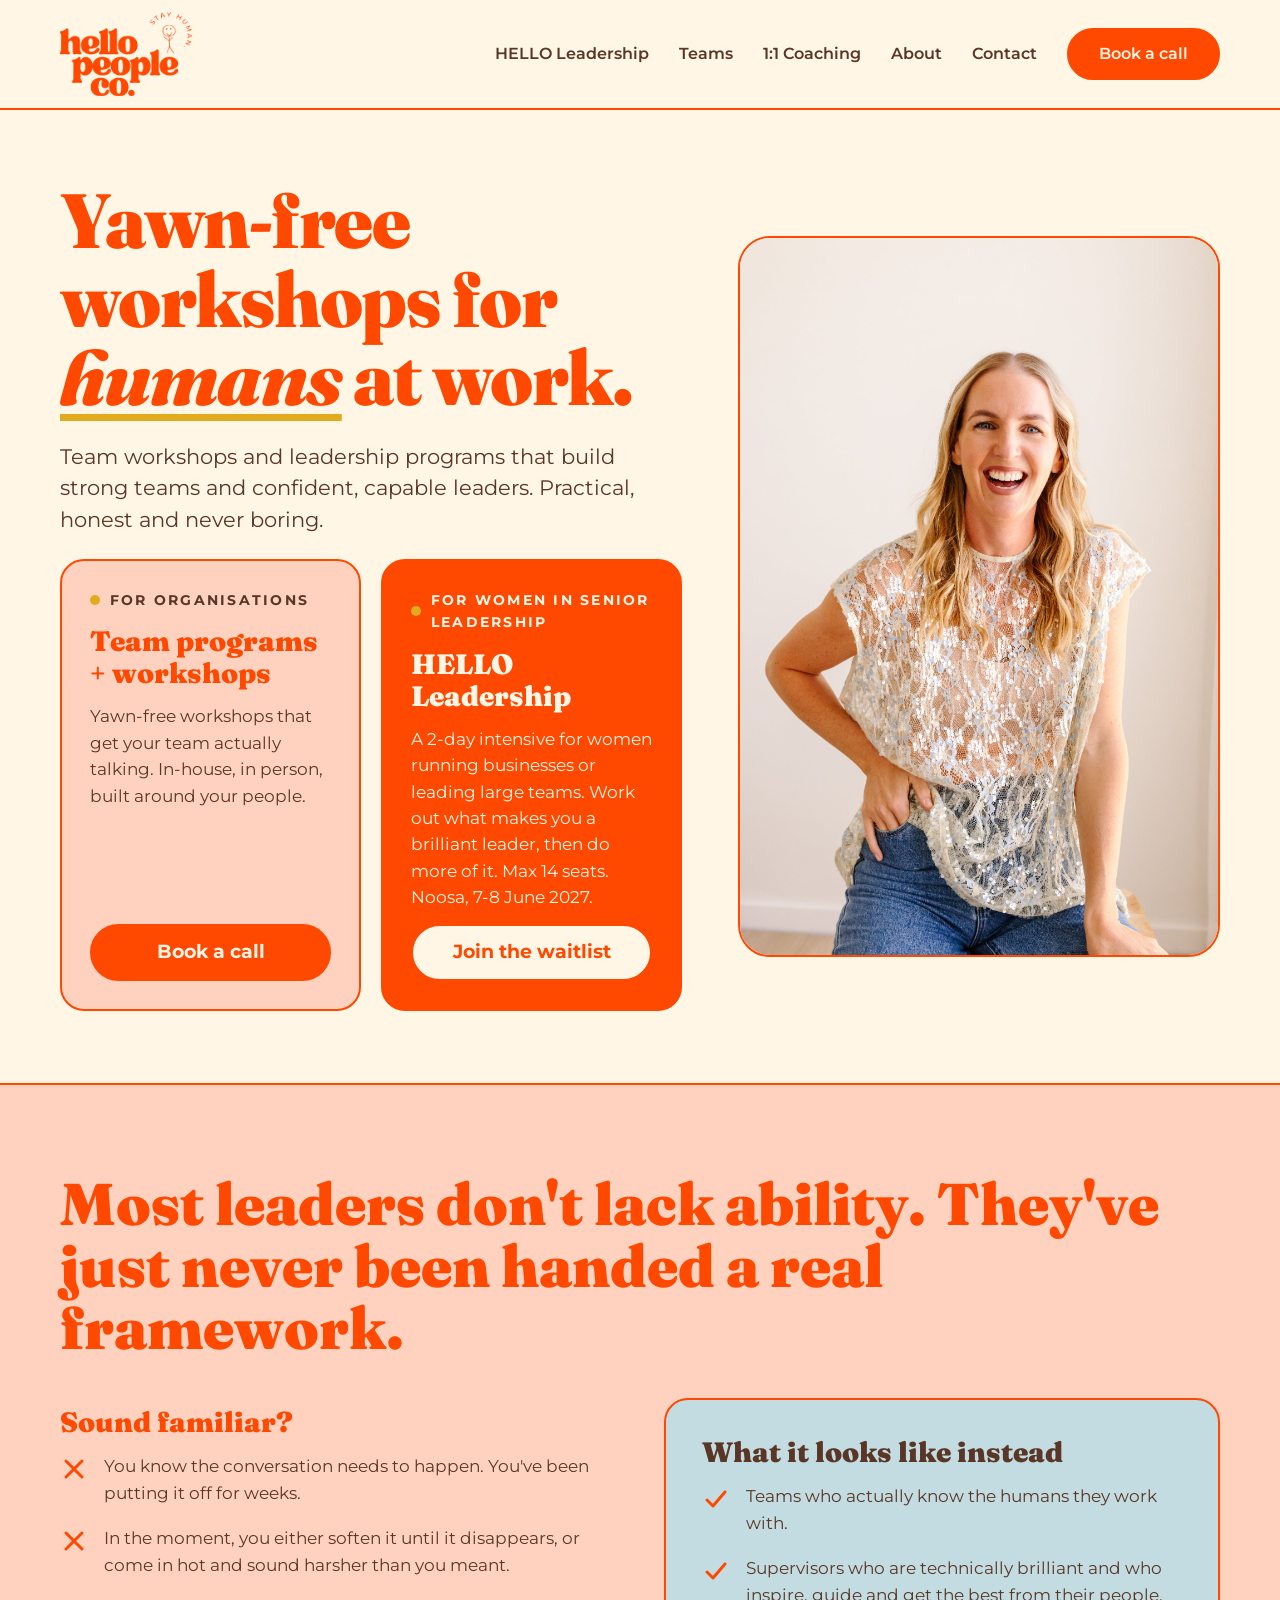
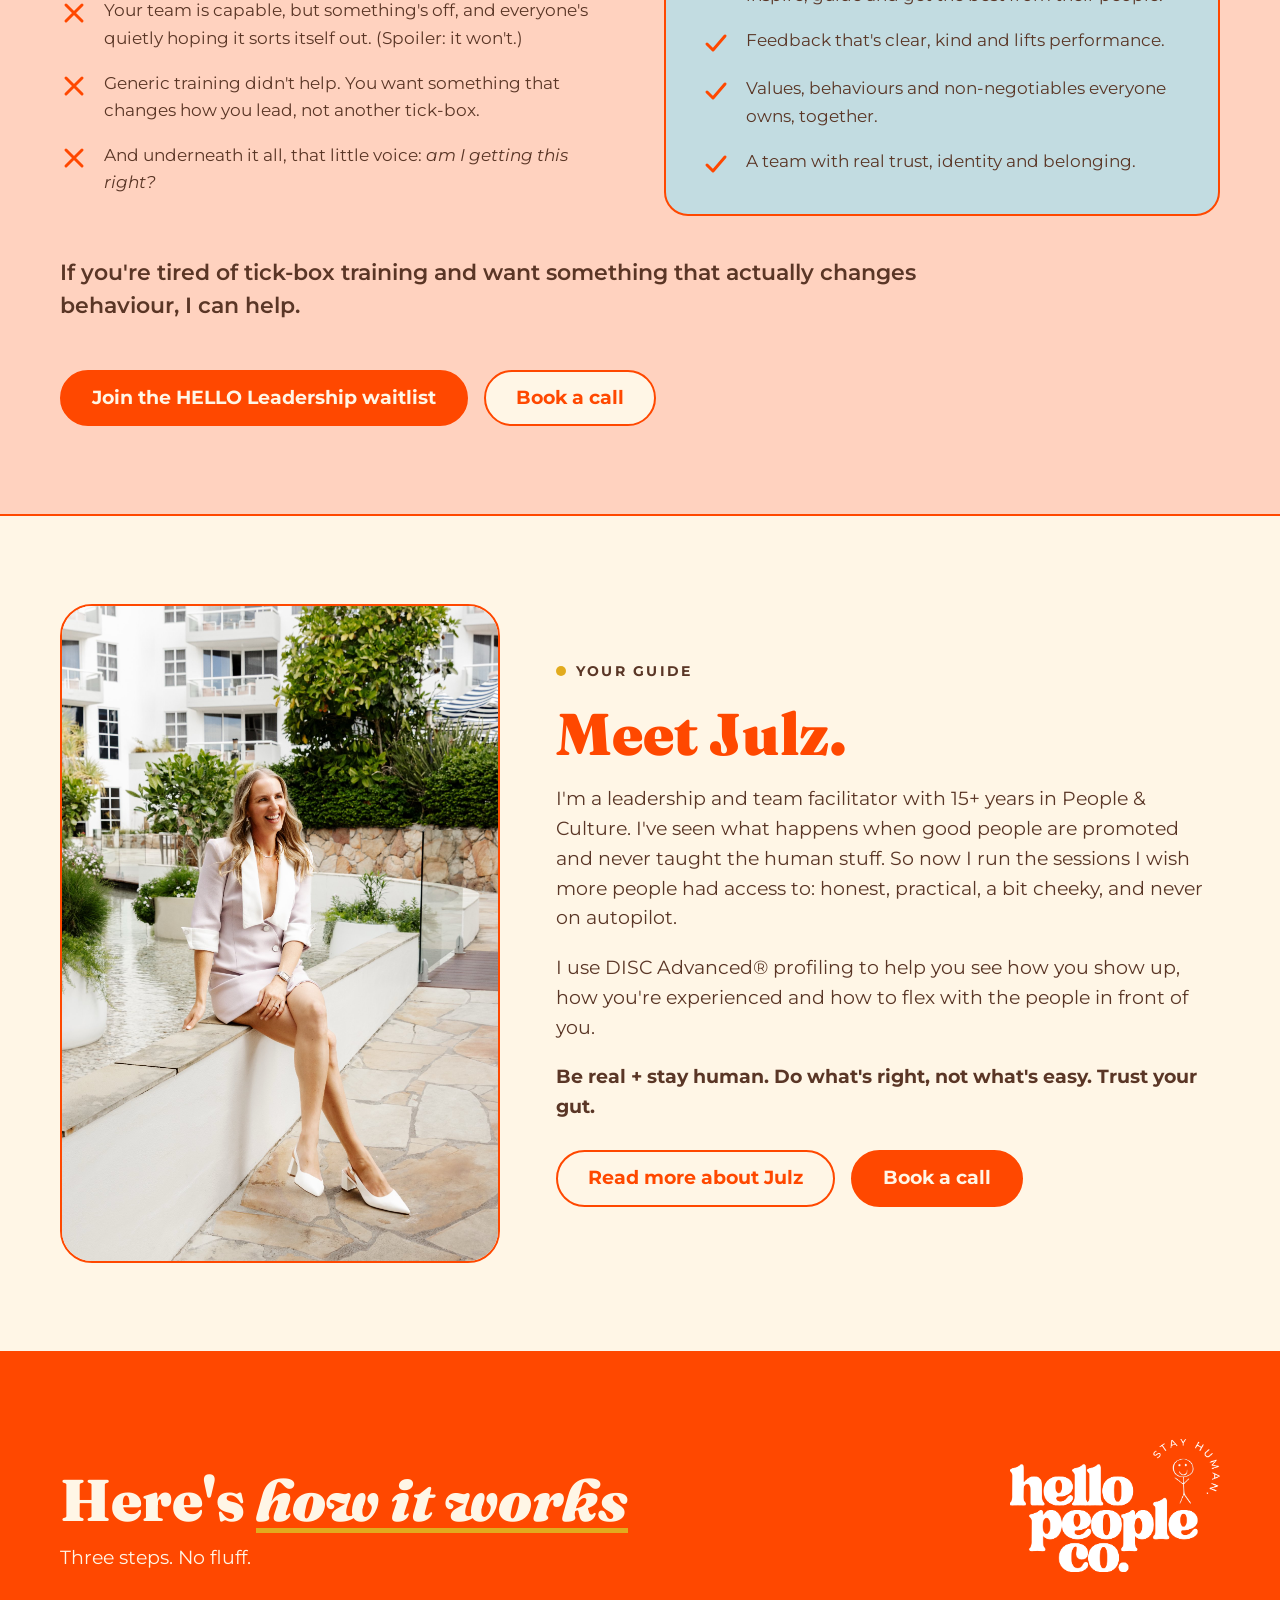
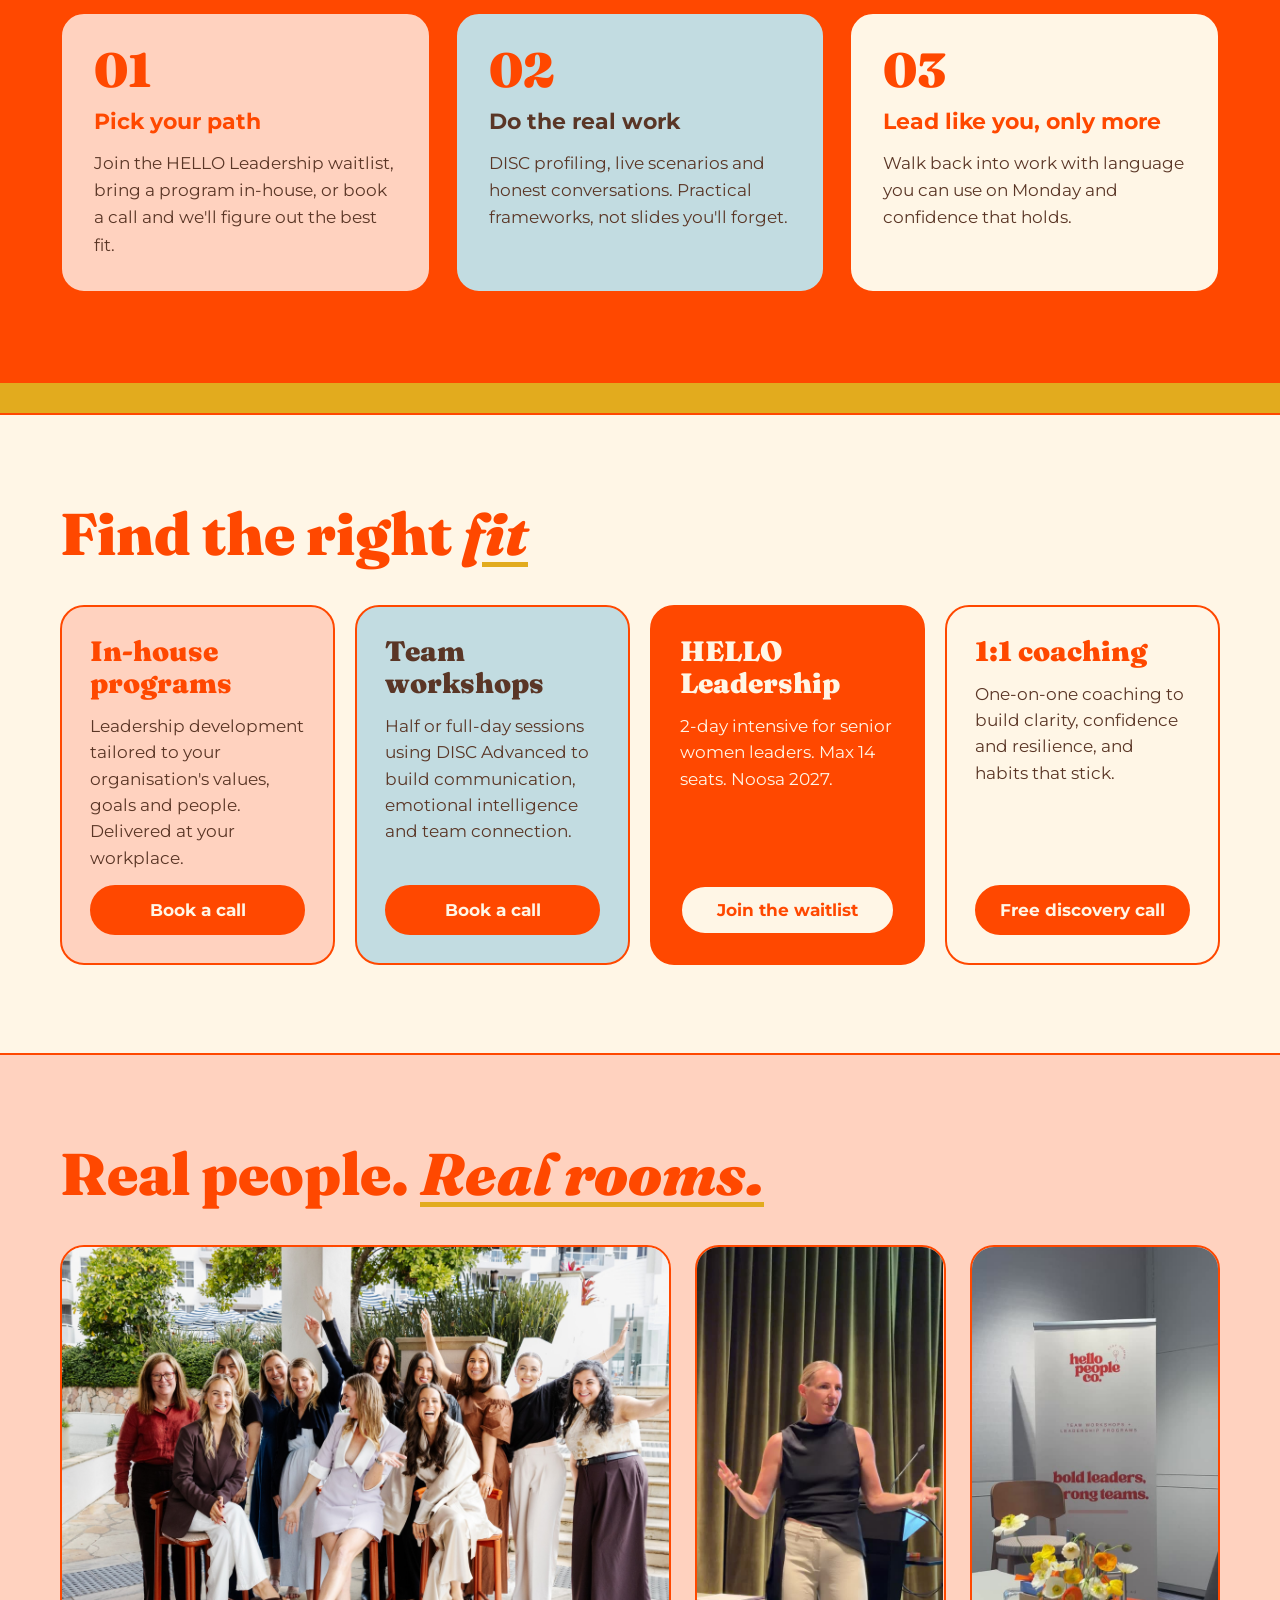
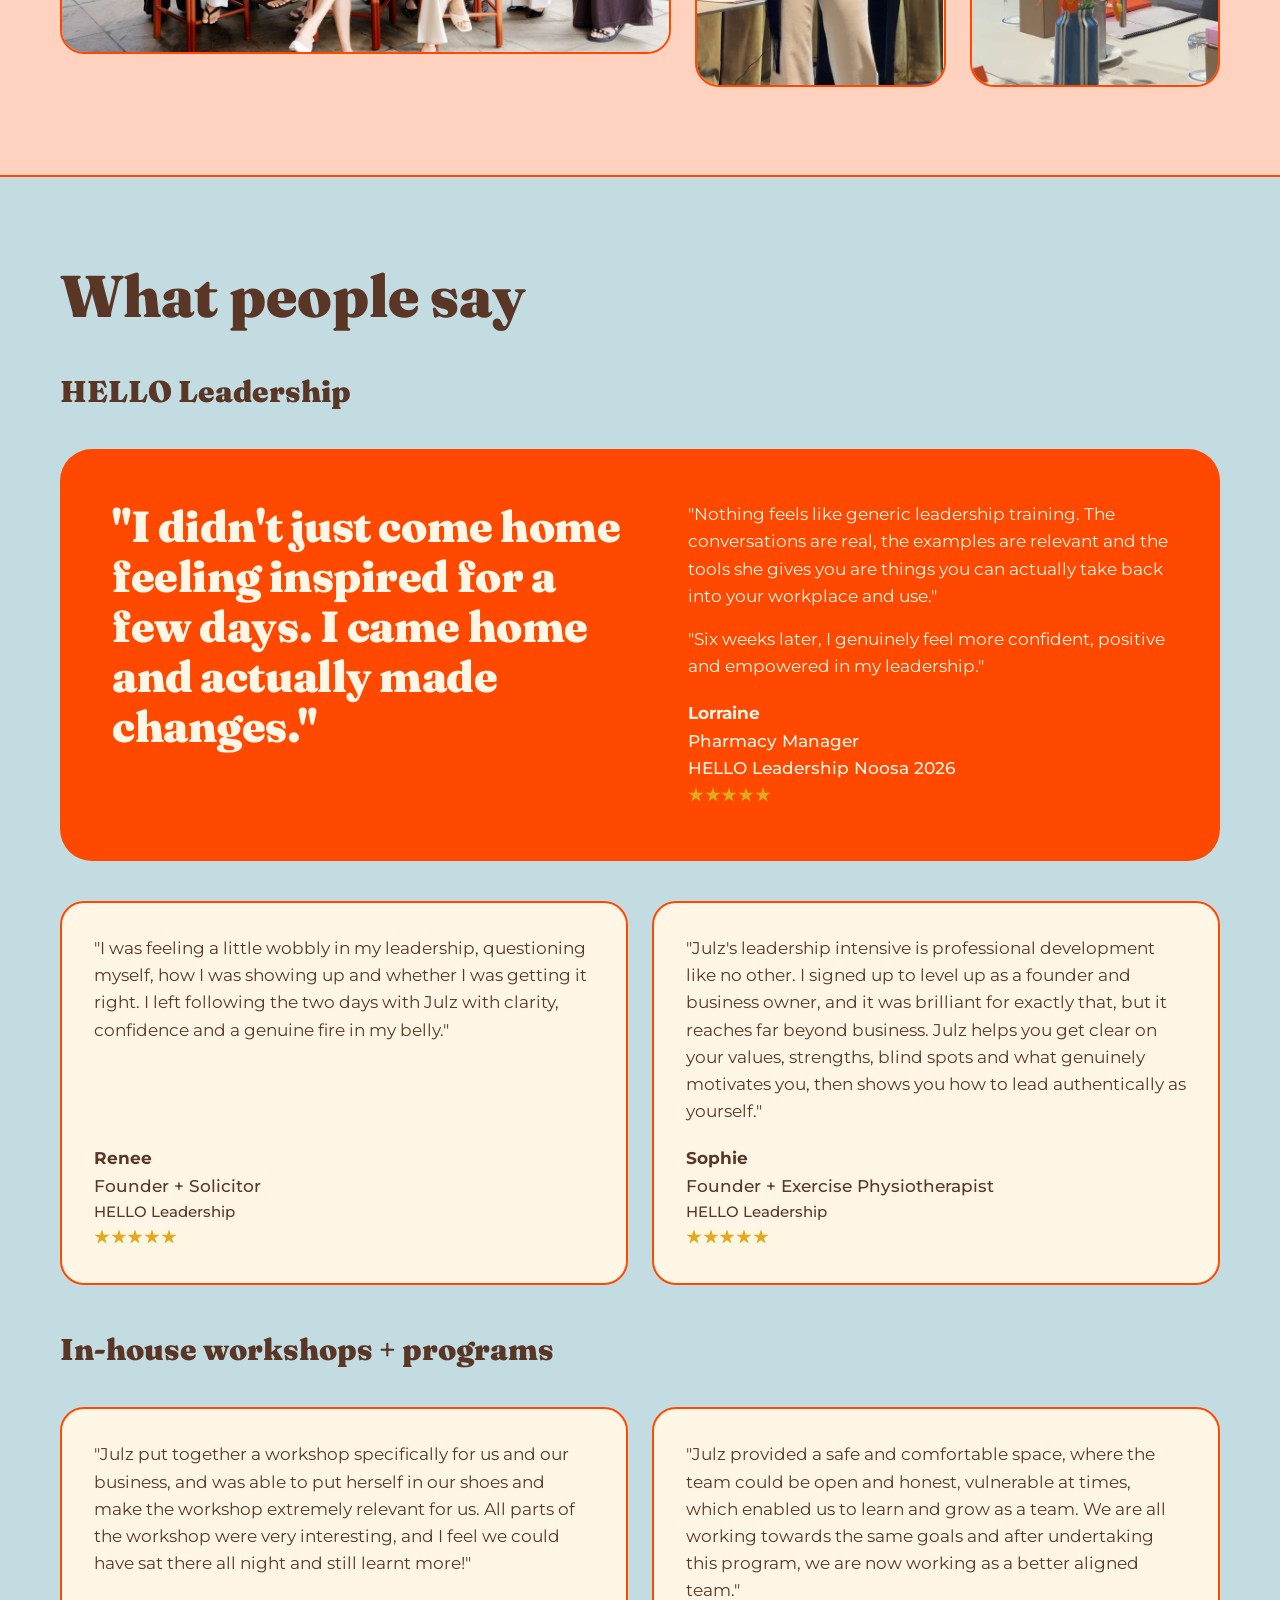
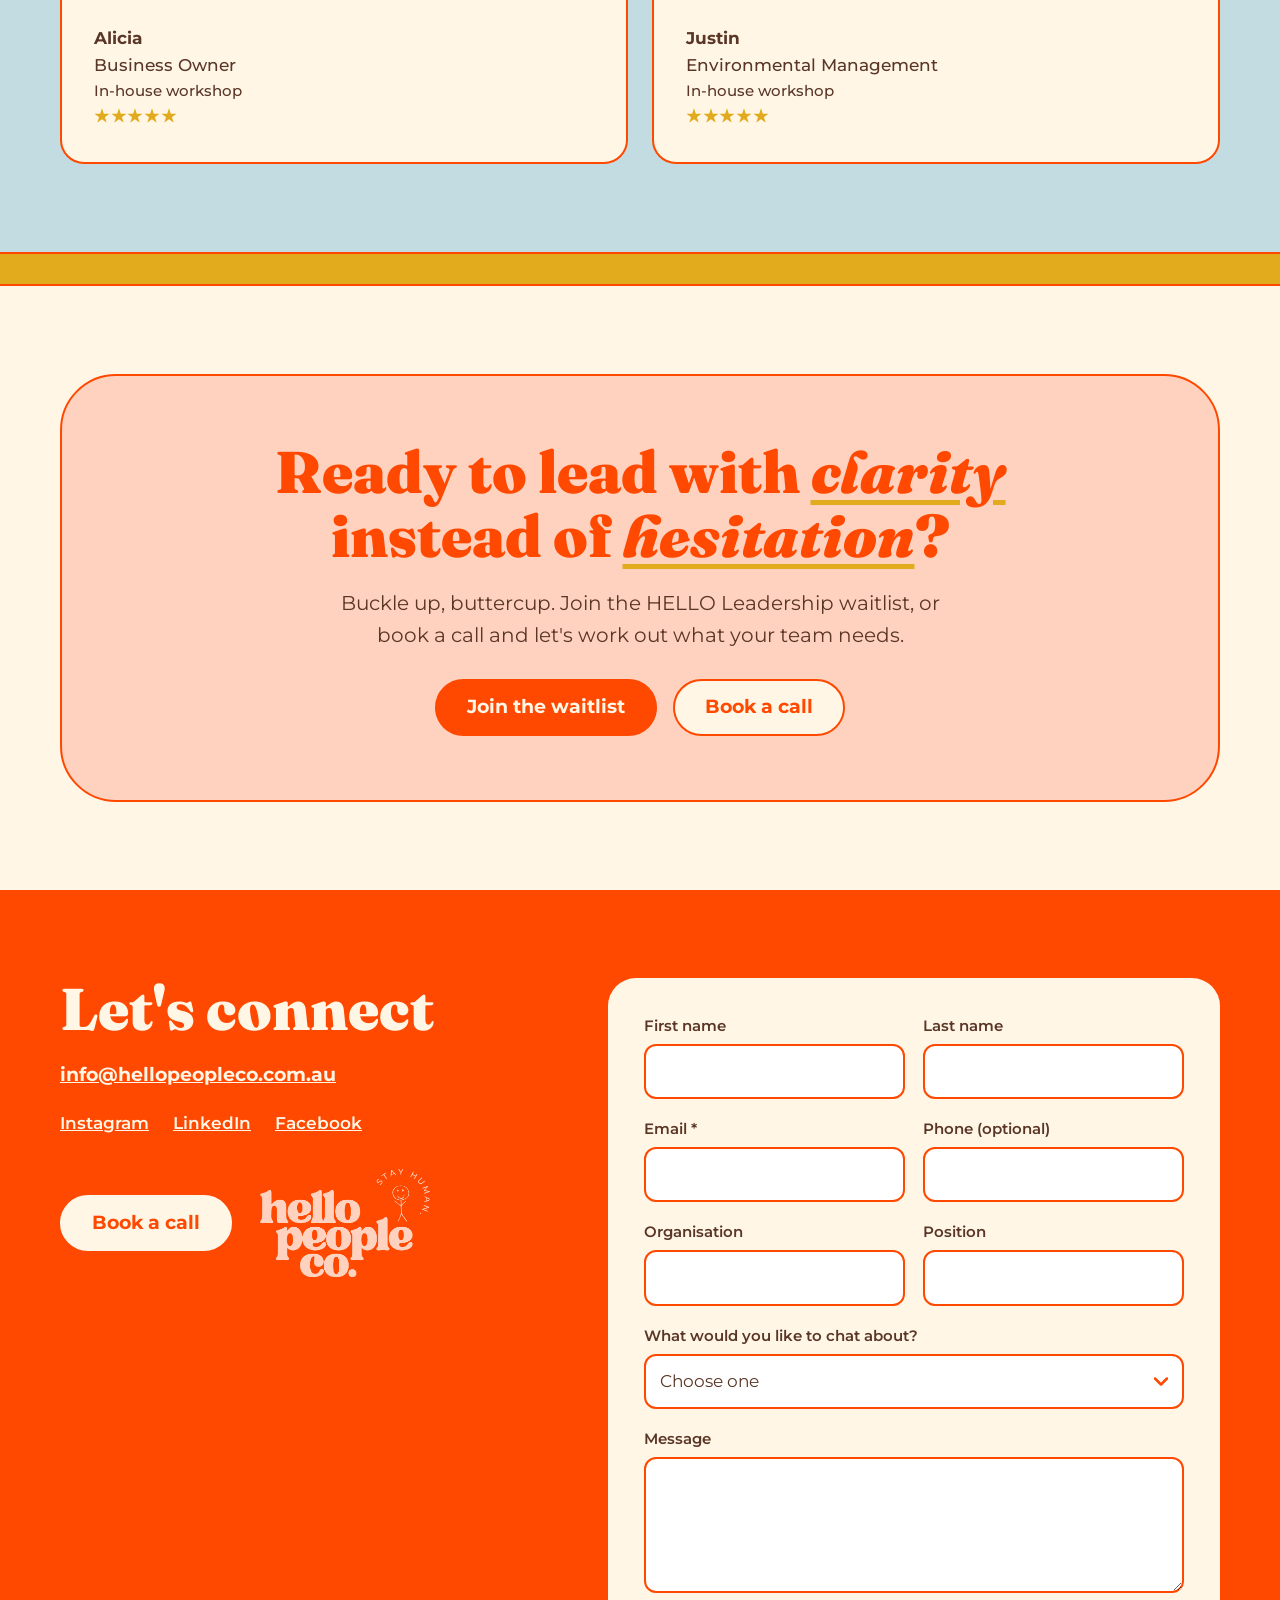
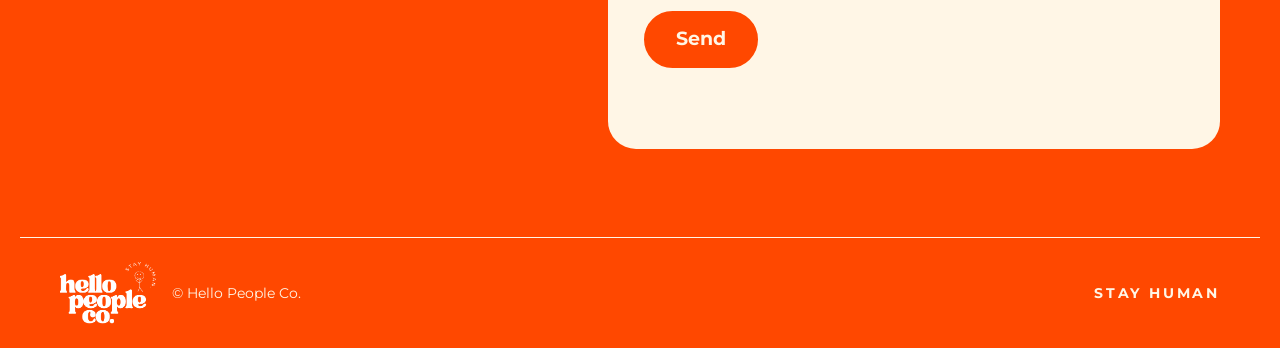
<file: index.html>
<!doctype html>
<html lang="en-AU">
<head>
<meta charset="utf-8">
<meta name="viewport" content="width=device-width, initial-scale=1">
<title>Hello People Co. | Yawn-free workshops for humans at work</title>
<meta name="description" content="Leadership programs for women in senior leadership, yawn-free team workshops and 1:1 coaching with Julz Parkin. Stay human.">
<link rel="canonical" href="https://hellopeopleco.com.au/">
<meta property="og:type" content="website">
<meta property="og:site_name" content="Hello People Co.">
<meta property="og:title" content="Hello People Co. | Yawn-free workshops for humans at work">
<meta property="og:description" content="Leadership programs for women in senior leadership, yawn-free team workshops and 1:1 coaching with Julz Parkin. Stay human.">
<meta property="og:url" content="https://hellopeopleco.com.au/">
<meta property="og:image" content="https://hellopeopleco.com.au/images/julz-studio-portrait.jpg">
<meta name="twitter:card" content="summary_large_image">
<meta name="theme-color" content="#ff4800">
<link rel="icon" href="favicon.svg" type="image/svg+xml">
<link rel="preconnect" href="https://fonts.googleapis.com">
<link rel="preconnect" href="https://fonts.gstatic.com" crossorigin>
<link href="https://fonts.googleapis.com/css2?family=Fraunces:ital,opsz,wght@0,9..144,700..900;1,9..144,700..900&amp;family=Montserrat:wght@400;500;600;700&amp;display=swap" rel="stylesheet">
<link rel="stylesheet" href="css/style.css">
<script type="application/ld+json">{"@context":"https://schema.org","@type":"ProfessionalService","name":"Hello People Co.","url":"https://hellopeopleco.com.au","description":"Leadership development, team workshops and 1:1 coaching by Julz Parkin.","email":"info@hellopeopleco.com.au","areaServed":"Australia","address":{"@type":"PostalAddress","addressLocality":"Agnes Water","addressRegion":"QLD","addressCountry":"AU"},"sameAs":["https://www.instagram.com/hellopeople_co","https://www.linkedin.com/in/julz-parkin-51998225/","https://www.facebook.com/hellohellopeopleco"]}</script>
</head>
<body>
<a class="skip-link" href="#main">Skip to content</a>
<header class="site-header">
<div class="header-inner">
<a href="index.html" aria-label="Hello People Co. home"><span class="logo" style="--w:132px"><img src="images/logos/logo-orange.png" alt="Hello People Co. Stay Human" width="3375" height="4500"></span></a>
<button class="nav-toggle" type="button" aria-expanded="false" aria-controls="site-nav" aria-label="Menu"><svg width="22" height="22" viewBox="0 0 22 22" fill="none" stroke="currentColor" stroke-width="2.5" stroke-linecap="round" aria-hidden="true"><path d="M3 6h16M3 11h16M3 16h16"/></svg></button>
<nav class="site-nav" id="site-nav" aria-label="Main">
<ul><li><a href="hello-leadership.html">HELLO Leadership</a></li><li><a href="teams.html">Teams</a></li><li><a href="coaching.html">1:1 Coaching</a></li><li><a href="about.html">About</a></li><li><a href="contact.html">Contact</a></li><li><a class="btn" href="https://calendar.app.google/rN4LzEFnqo8xVcpdA" rel="noopener">Book a call</a></li></ul>
</nav>
</div>
</header>

<main id="main">
<section class="band band--cream hero--home">
<div class="wrap wrap--tight">
<div class="hero-grid">
<div class="hero-text">

<h1>Yawn-free workshops for <em>humans</em> at work.</h1>
<p class="lede">Team workshops and leadership programs that build strong teams and confident, capable leaders. Practical, honest and never boring.</p>
<div class="hero-cards"><div class="card card--peach card--sm"><p class="eyebrow">For organisations</p><h3>Team programs + workshops</h3><p class="grow-p">Yawn-free workshops that get your team actually talking. In-house, in person, built around your people.</p><a class="btn" href="https://calendar.app.google/rN4LzEFnqo8xVcpdA" rel="noopener">Book a call</a></div><div class="card card--orange card--sm"><p class="eyebrow">For women in senior leadership</p><h3>HELLO Leadership</h3><p class="grow-p">A 2-day intensive for women running businesses or leading large teams. Work out what makes you a brilliant leader, then do more of it. Max 14 seats. Noosa, 7-8 June 2027.</p><a class="btn btn--secondary" href="hello-leadership.html#waitlist">Join the waitlist</a></div></div>
</div>
<div class="hero-photo"><img class="photo photo--lg" src="images/julz-studio-portrait.jpg" alt="Julz laughing in the studio" width="1717" height="2576" loading="eager" decoding="async"></div>
</div>
</div>
</section>

<section class="band band--peach band--rule-top band--rule-bottom">
<div class="wrap">
<h2>Most leaders don't lack ability. They've just never been handed a real framework.</h2>
<div class="row row--2 row--wide row--top">
<div class="card card--bare"><h3>Sound familiar?</h3><ul class="list"><li><svg class="icon" viewBox="0 0 28 28" fill="none" stroke="currentColor" stroke-width="3" stroke-linecap="round" aria-hidden="true"><path d="M6 6l16 16M22 6L6 22"/></svg><span>You know the conversation needs to happen. You've been putting it off for weeks.</span></li><li><svg class="icon" viewBox="0 0 28 28" fill="none" stroke="currentColor" stroke-width="3" stroke-linecap="round" aria-hidden="true"><path d="M6 6l16 16M22 6L6 22"/></svg><span>In the moment, you either soften it until it disappears, or come in hot and sound harsher than you meant.</span></li><li><svg class="icon" viewBox="0 0 28 28" fill="none" stroke="currentColor" stroke-width="3" stroke-linecap="round" aria-hidden="true"><path d="M6 6l16 16M22 6L6 22"/></svg><span>Your team is capable, but something's off, and everyone's quietly hoping it sorts itself out. (Spoiler: it won't.)</span></li><li><svg class="icon" viewBox="0 0 28 28" fill="none" stroke="currentColor" stroke-width="3" stroke-linecap="round" aria-hidden="true"><path d="M6 6l16 16M22 6L6 22"/></svg><span>Generic training didn't help. You want something that changes how you lead, not another tick-box.</span></li><li><svg class="icon" viewBox="0 0 28 28" fill="none" stroke="currentColor" stroke-width="3" stroke-linecap="round" aria-hidden="true"><path d="M6 6l16 16M22 6L6 22"/></svg><span>And underneath it all, that little voice: <em class="plain">am I getting this right?</em></span></li></ul></div>
<div class="card card--blue card--lg"><h3>What it looks like instead</h3><ul class="list"><li><svg class="icon" viewBox="0 0 28 28" fill="none" stroke="currentColor" stroke-width="3" stroke-linecap="round" stroke-linejoin="round" aria-hidden="true"><path d="M5 15l6 6L23 7"/></svg><span>Teams who actually know the humans they work with.</span></li><li><svg class="icon" viewBox="0 0 28 28" fill="none" stroke="currentColor" stroke-width="3" stroke-linecap="round" stroke-linejoin="round" aria-hidden="true"><path d="M5 15l6 6L23 7"/></svg><span>Supervisors who are technically brilliant and who inspire, guide and get the best from their people.</span></li><li><svg class="icon" viewBox="0 0 28 28" fill="none" stroke="currentColor" stroke-width="3" stroke-linecap="round" stroke-linejoin="round" aria-hidden="true"><path d="M5 15l6 6L23 7"/></svg><span>Feedback that's clear, kind and lifts performance.</span></li><li><svg class="icon" viewBox="0 0 28 28" fill="none" stroke="currentColor" stroke-width="3" stroke-linecap="round" stroke-linejoin="round" aria-hidden="true"><path d="M5 15l6 6L23 7"/></svg><span>Values, behaviours and non-negotiables everyone owns, together.</span></li><li><svg class="icon" viewBox="0 0 28 28" fill="none" stroke="currentColor" stroke-width="3" stroke-linecap="round" stroke-linejoin="round" aria-hidden="true"><path d="M5 15l6 6L23 7"/></svg><span>A team with real trust, identity and belonging.</span></li></ul></div>
</div>
<p class="text-xl measure">If you're tired of tick-box training and want something that actually changes behaviour, I can help.</p>
<div class="btn-row"><a class="btn" href="hello-leadership.html#waitlist">Join the HELLO Leadership waitlist</a><a class="btn btn--secondary" href="https://calendar.app.google/rN4LzEFnqo8xVcpdA" rel="noopener">Book a call</a></div>
</div>
</section>

<section class="band band--cream">
<div class="wrap">
<div class="split">
<div class="split__photo"><img class="photo photo--lg" src="images/julz-seated-by-water.jpg" alt="Julz seated by the water, laughing" width="1717" height="2576" loading="lazy" decoding="async"></div>
<div class="split__text">
<p class="eyebrow">Your guide</p>
<h2>Meet Julz.</h2>
<p class="text-lg">I'm a leadership and team facilitator with 15+ years in People &amp; Culture. I've seen what happens when good people are promoted and never taught the human stuff. So now I run the sessions I wish more people had access to: honest, practical, a bit cheeky, and never on autopilot.</p>
<p class="text-lg">I use DISC Advanced&reg; profiling to help you see how you show up, how you're experienced and how to flex with the people in front of you.</p>
<p class="text-lg bold">Be real + stay human. Do what's right, not what's easy. Trust your gut.</p>
<div class="btn-row"><a class="btn btn--secondary" href="about.html">Read more about Julz</a><a class="btn" href="https://calendar.app.google/rN4LzEFnqo8xVcpdA" rel="noopener">Book a call</a></div>
</div>
</div>
</div>
</section>

<section class="band band--orange band--rule-bottom">
<div class="wrap">
<div class="steps-head"><div class="stack"><h2>Here's <em>how it works</em></h2><p class="text-lg">Three steps. No fluff.</p></div><span class="logo" style="--w:210px"><img src="images/logos/logo-white.png" alt="Hello People Co. Stay Human" width="3375" height="4500" loading="lazy"></span></div>
<div class="row row--3 row--stretch"><div class="card card--peach step"><span class="step__num">01</span><h3>Pick your path</h3><p>Join the HELLO Leadership waitlist, bring a program in-house, or book a call and we'll figure out the best fit.</p></div><div class="card card--blue step"><span class="step__num">02</span><h3>Do the real work</h3><p>DISC profiling, live scenarios and honest conversations. Practical frameworks, not slides you'll forget.</p></div><div class="card step"><span class="step__num">03</span><h3>Lead like you, only more</h3><p>Walk back into work with language you can use on Monday and confidence that holds.</p></div></div>
</div>
</section>

<div class="stripe" aria-hidden="true"></div>

<section class="band band--cream band--rule-bottom">
<div class="wrap">
<h2>Find the right <em>fit</em></h2>
<div class="row row--4 row--stretch">
<div class="card card--peach card--sm"><h3>In-house programs</h3><p class="grow-p">Leadership development tailored to your organisation's values, goals and people. Delivered at your workplace.</p><a class="btn btn--sm" href="https://calendar.app.google/rN4LzEFnqo8xVcpdA" rel="noopener">Book a call</a></div>
<div class="card card--blue card--sm"><h3>Team workshops</h3><p class="grow-p">Half or full-day sessions using DISC Advanced to build communication, emotional intelligence and team connection.</p><a class="btn btn--sm" href="https://calendar.app.google/rN4LzEFnqo8xVcpdA" rel="noopener">Book a call</a></div>
<div class="card card--orange card--sm"><h3>HELLO Leadership</h3><p class="grow-p">2-day intensive for senior women leaders. Max 14 seats. Noosa 2027.</p><a class="btn btn--secondary btn--sm" href="hello-leadership.html#waitlist">Join the waitlist</a></div>
<div class="card card--sm"><h3>1:1 coaching</h3><p class="grow-p">One-on-one coaching to build clarity, confidence and resilience, and habits that stick.</p><a class="btn btn--sm" href="https://calendar.app.google/rN4LzEFnqo8xVcpdA" rel="noopener">Free discovery call</a></div>
</div>
</div>
</section>

<section class="band band--peach">
<div class="wrap">
<h2>Real people. <em>Real rooms.</em></h2>
<div class="media-row"><img class="photo media-main" src="images/group-celebrating.jpg" alt="HELLO Leadership participants celebrating together" width="2576" height="1717" loading="lazy" decoding="async"><div class="loop"><video muted loop playsinline preload="metadata" poster="videos/julz-presenting-loop.jpg" role="img" aria-label="Julz presenting to a room of leaders" width="540" height="960"><source src="videos/julz-presenting-loop.mp4" type="video/mp4"></video></div><div class="loop"><video muted loop playsinline preload="metadata" poster="videos/table-flowers-loop.jpg" role="img" aria-label="Flowers, notebooks and gifts set on a HELLO Leadership table" width="540" height="960"><source src="videos/table-flowers-loop.mp4" type="video/mp4"></video></div></div>
</div>
</section>

<section id="reviews" class="band band--blue band--rule-top band--rule-bottom">
<div class="wrap">
<h2>What people say</h2>
<h3 class="group-title">HELLO Leadership</h3>
<figure class="featured-quote">
<blockquote><p>"I didn't just come home feeling inspired for a few days. I came home and actually made changes."</p></blockquote>
<div class="more">
<p>"Nothing feels like generic leadership training. The conversations are real, the examples are relevant and the tools she gives you are things you can actually take back into your workplace and use."</p>
<p>"Six weeks later, I genuinely feel more confident, positive and empowered in my leadership."</p>
<figcaption>Lorraine<span class="role">Pharmacy Manager</span><span class="role">HELLO Leadership Noosa 2026</span><span class="stars" aria-label="5 out of 5 stars">★★★★★</span></figcaption>
</div>
</figure>
<div class="row row--3 row--stretch"><figure class="quote"><blockquote><p>"I was feeling a little wobbly in my leadership, questioning myself, how I was showing up and whether I was getting it right. I left following the two days with Julz with clarity, confidence and a genuine fire in my belly."</p></blockquote><figcaption>Renee<span class="role">Founder + Solicitor</span><span class="program">HELLO Leadership</span><span class="stars" aria-label="5 out of 5 stars">★★★★★</span></figcaption></figure><figure class="quote"><blockquote><p>"Julz's leadership intensive is professional development like no other. I signed up to level up as a founder and business owner, and it was brilliant for exactly that, but it reaches far beyond business. Julz helps you get clear on your values, strengths, blind spots and what genuinely motivates you, then shows you how to lead authentically as yourself."</p></blockquote><figcaption>Sophie<span class="role">Founder + Exercise Physiotherapist</span><span class="program">HELLO Leadership</span><span class="stars" aria-label="5 out of 5 stars">★★★★★</span></figcaption></figure></div>
<h3 class="group-title">In-house workshops + programs</h3>
<div class="row row--3 row--stretch"><figure class="quote"><blockquote><p>"Julz put together a workshop specifically for us and our business, and was able to put herself in our shoes and make the workshop extremely relevant for us. All parts of the workshop were very interesting, and I feel we could have sat there all night and still learnt more!"</p></blockquote><figcaption>Alicia<span class="role">Business Owner</span><span class="program">In-house workshop</span><span class="stars" aria-label="5 out of 5 stars">★★★★★</span></figcaption></figure><figure class="quote"><blockquote><p>"Julz provided a safe and comfortable space, where the team could be open and honest, vulnerable at times, which enabled us to learn and grow as a team. We are all working towards the same goals and after undertaking this program, we are now working as a better aligned team."</p></blockquote><figcaption>Justin<span class="role">Environmental Management</span><span class="program">In-house workshop</span><span class="stars" aria-label="5 out of 5 stars">★★★★★</span></figcaption></figure></div>
</div>
</section>

<div class="stripe" aria-hidden="true"></div>

<section class="band band--cream">
<div class="wrap">
<div class="cta-panel"><h2>Ready to lead with <em>clarity</em> instead of <em>hesitation</em>?</h2><p>Buckle up, buttercup. Join the HELLO Leadership waitlist, or book a call and let's work out what your team needs.</p><div class="btn-row btn-row--center"><a class="btn" href="hello-leadership.html#waitlist">Join the waitlist</a><a class="btn btn--secondary" href="https://calendar.app.google/rN4LzEFnqo8xVcpdA" rel="noopener">Book a call</a></div></div>
</div>
</section>

</main>
<section id="contact" class="band band--orange contact-band">
<div class="wrap">
<div class="contact-info">
<h2>Let's connect</h2>
<p class="text-lg"><a href="mailto:info@hellopeopleco.com.au" class="bold">info@hellopeopleco.com.au</a></p>
<p class="social"><a href="https://www.instagram.com/hellopeople_co" rel="noopener">Instagram</a> <a href="https://www.linkedin.com/in/julz-parkin-51998225/" rel="noopener">LinkedIn</a> <a href="https://www.facebook.com/hellohellopeopleco" rel="noopener">Facebook</a></p>
<div class="contact-actions"><a class="btn btn--secondary" href="https://calendar.app.google/rN4LzEFnqo8xVcpdA" rel="noopener">Book a call</a><span class="logo" style="--w:170px"><img src="images/logos/logo-peach.png" alt="Hello People Co. Stay Human" width="3375" height="4500" loading="lazy"></span></div>
</div>
<form class="form" action="https://formspree.io/f/mljbjlkk" method="POST" data-done="Thanks! Your message is on its way. I will be in touch soon.">
<input type="hidden" name="_subject" value="New message from the Hello People Co. website">
<div class="hp" aria-hidden="true"><label>Leave this empty <input type="text" name="_gotcha" tabindex="-1" autocomplete="off"></label></div>
<div class="field"><label for="c-first_name">First name</label><input id="c-first_name" name="first_name" type="text"></div><div class="field"><label for="c-last_name">Last name</label><input id="c-last_name" name="last_name" type="text"></div><div class="field"><label for="c-email">Email *</label><input id="c-email" name="email" type="email" required autocomplete="email"></div><div class="field"><label for="c-phone">Phone (optional)</label><input id="c-phone" name="phone" type="tel" autocomplete="tel"></div><div class="field"><label for="c-organisation">Organisation</label><input id="c-organisation" name="organisation" type="text"></div><div class="field"><label for="c-position">Position</label><input id="c-position" name="position" type="text"></div><div class="field field--full"><label for="c-topic">What would you like to chat about?</label><select id="c-topic" name="topic"><option value="" selected disabled>Choose one</option><option>In-house leadership programs or team workshops</option><option>HELLO Leadership</option><option>1:1 coaching</option><option>DISC Profiling</option><option>Something else</option></select></div><div class="field field--full"><label for="c-message">Message</label><textarea id="c-message" name="message" rows="4"></textarea></div>
<button class="btn" type="submit">Send</button>
<p class="form-status" role="status" aria-live="polite"></p>
</form>
</div>
<div class="site-footer"><span class="brand"><span class="logo" style="--w:96px"><img src="images/logos/logo-white.png" alt="Hello People Co. Stay Human" width="3375" height="4500" loading="lazy"></span><span>&copy; Hello People Co.</span></span><span class="tag">STAY HUMAN</span></div>
</section>

<script src="js/site.js" defer></script>
</body>
</html>
</file>
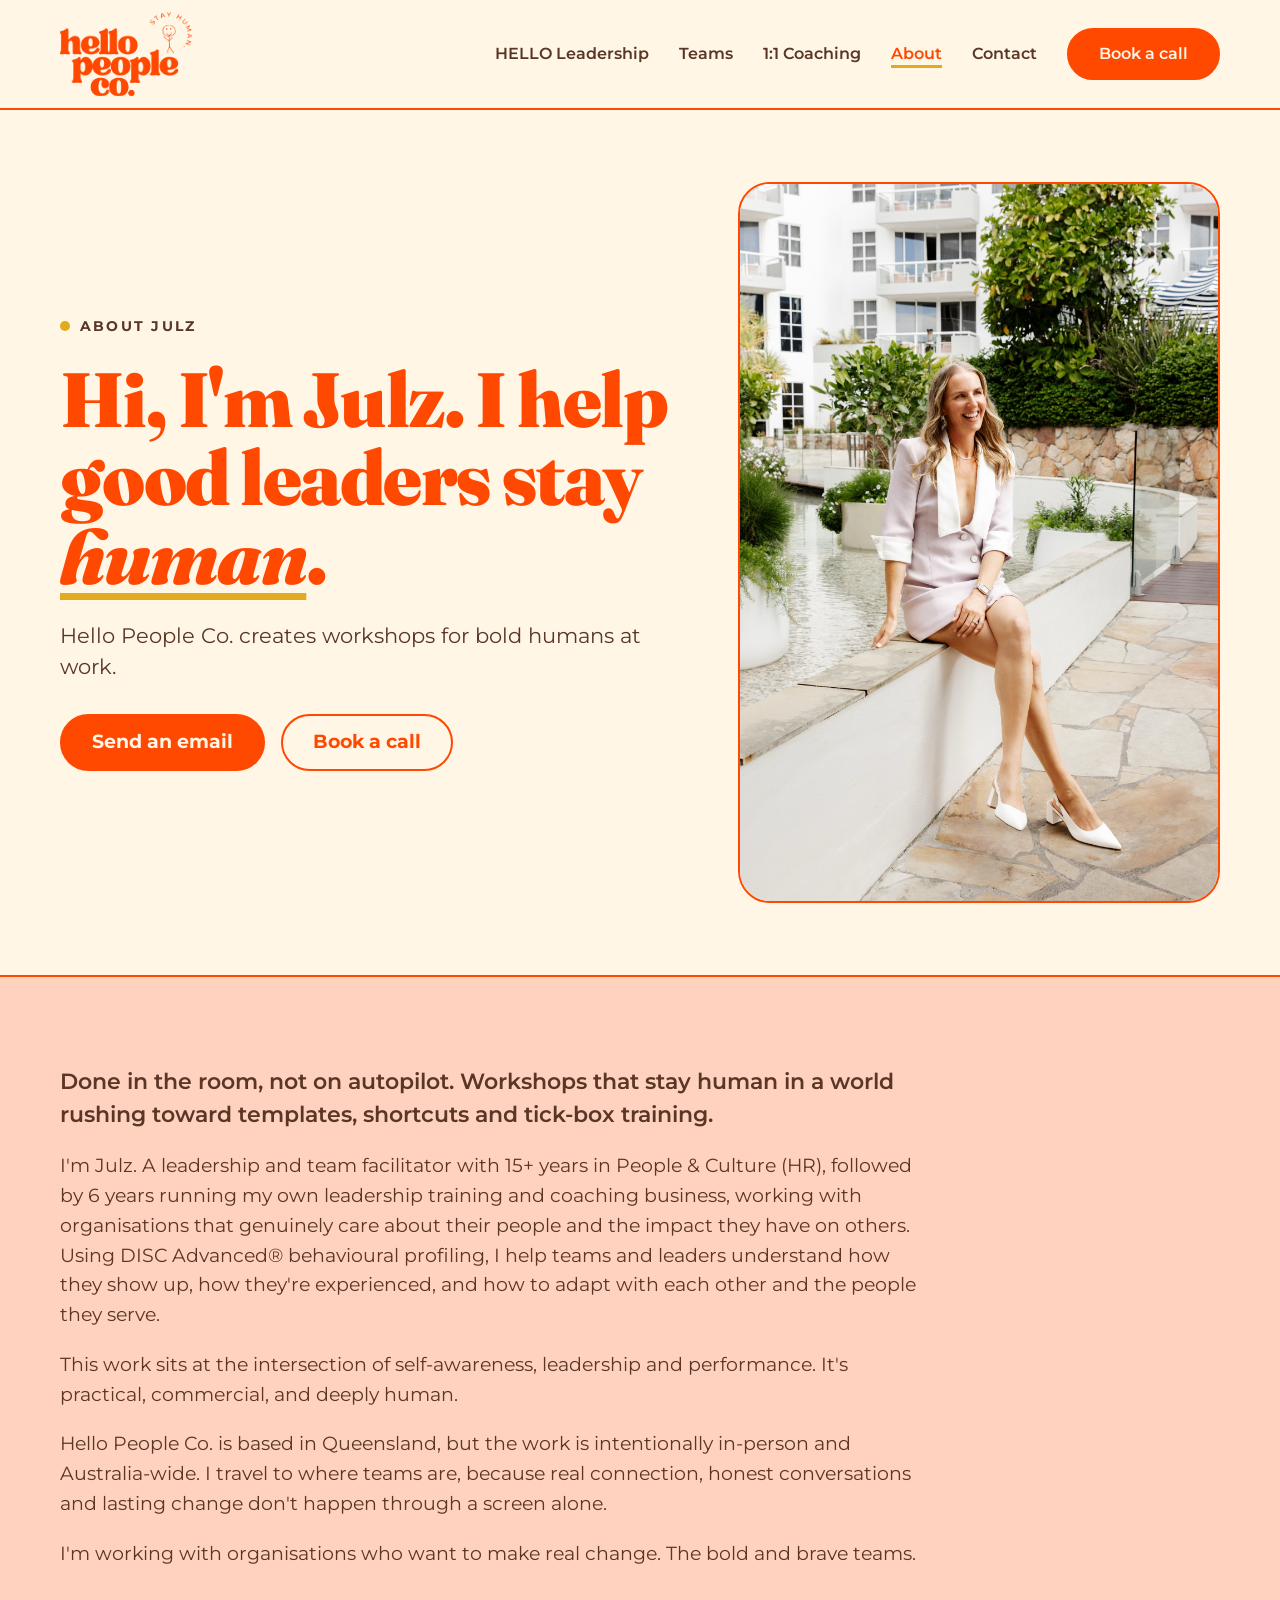
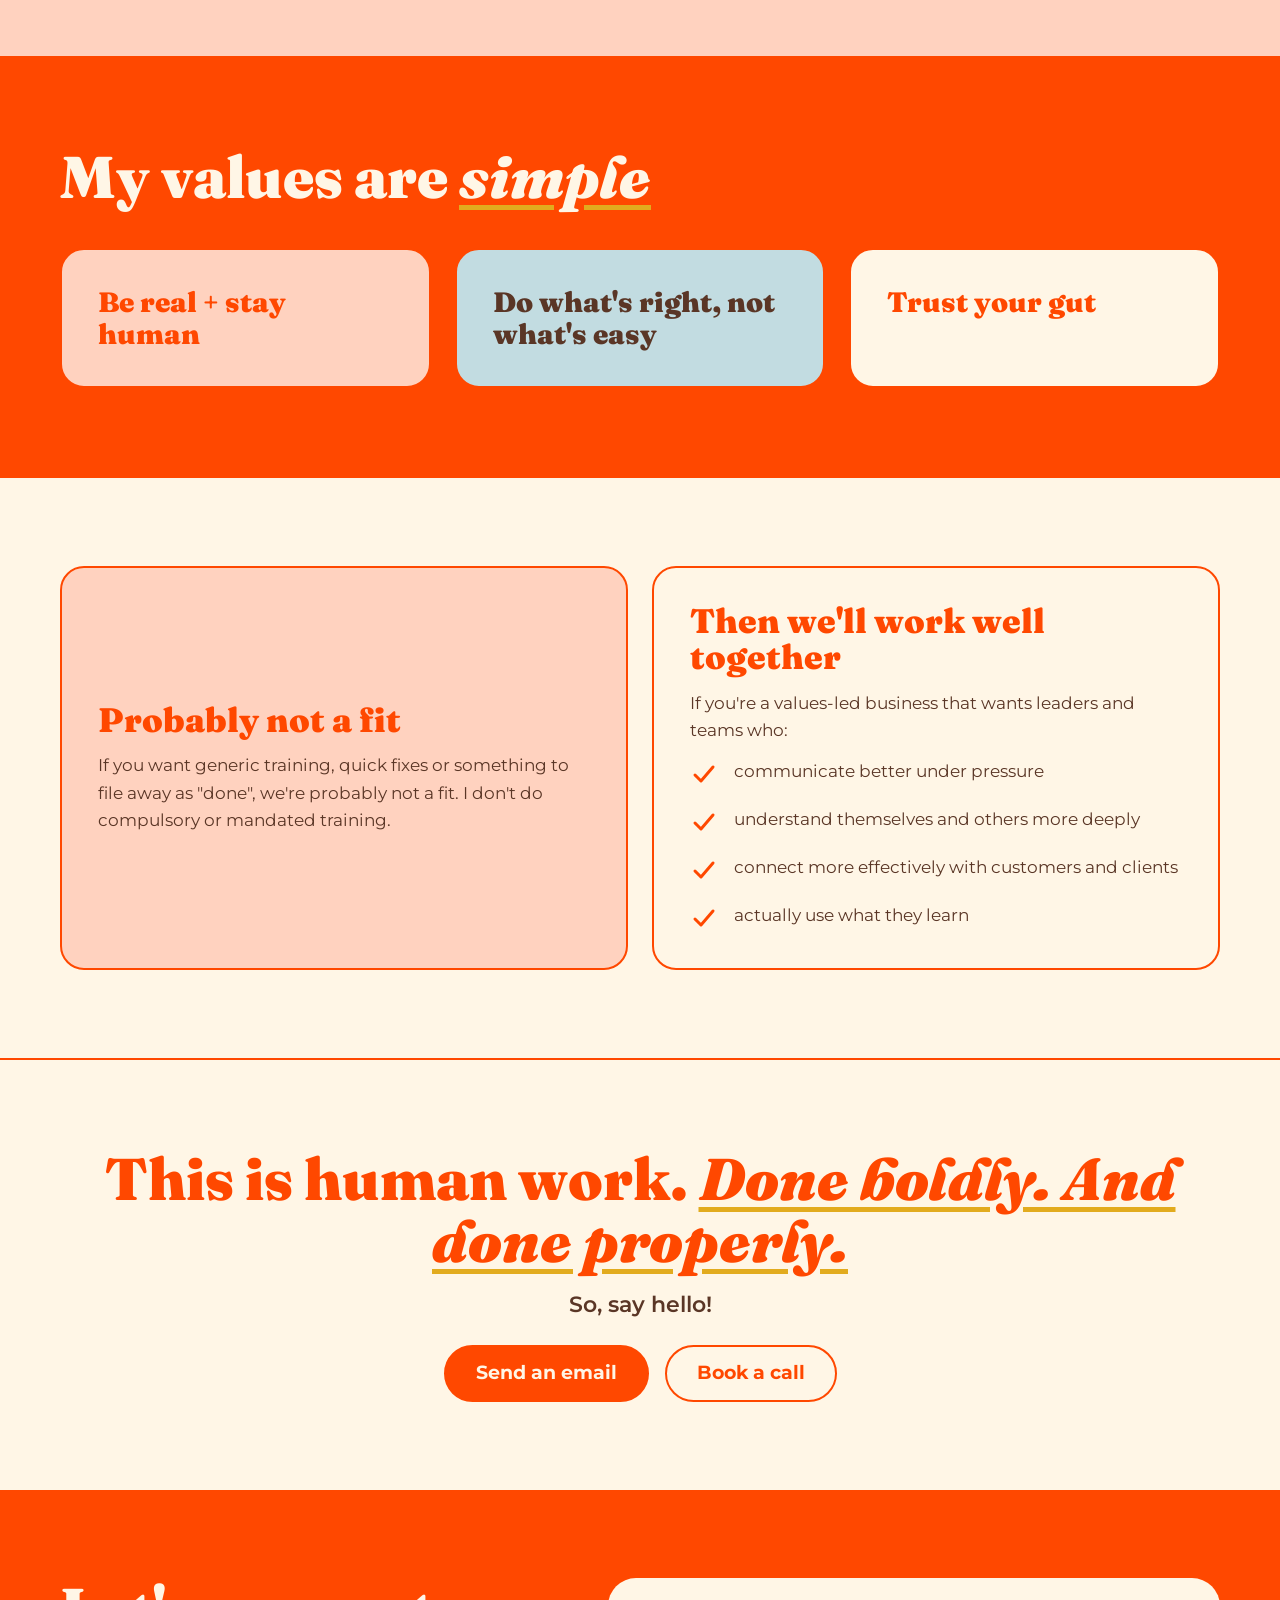
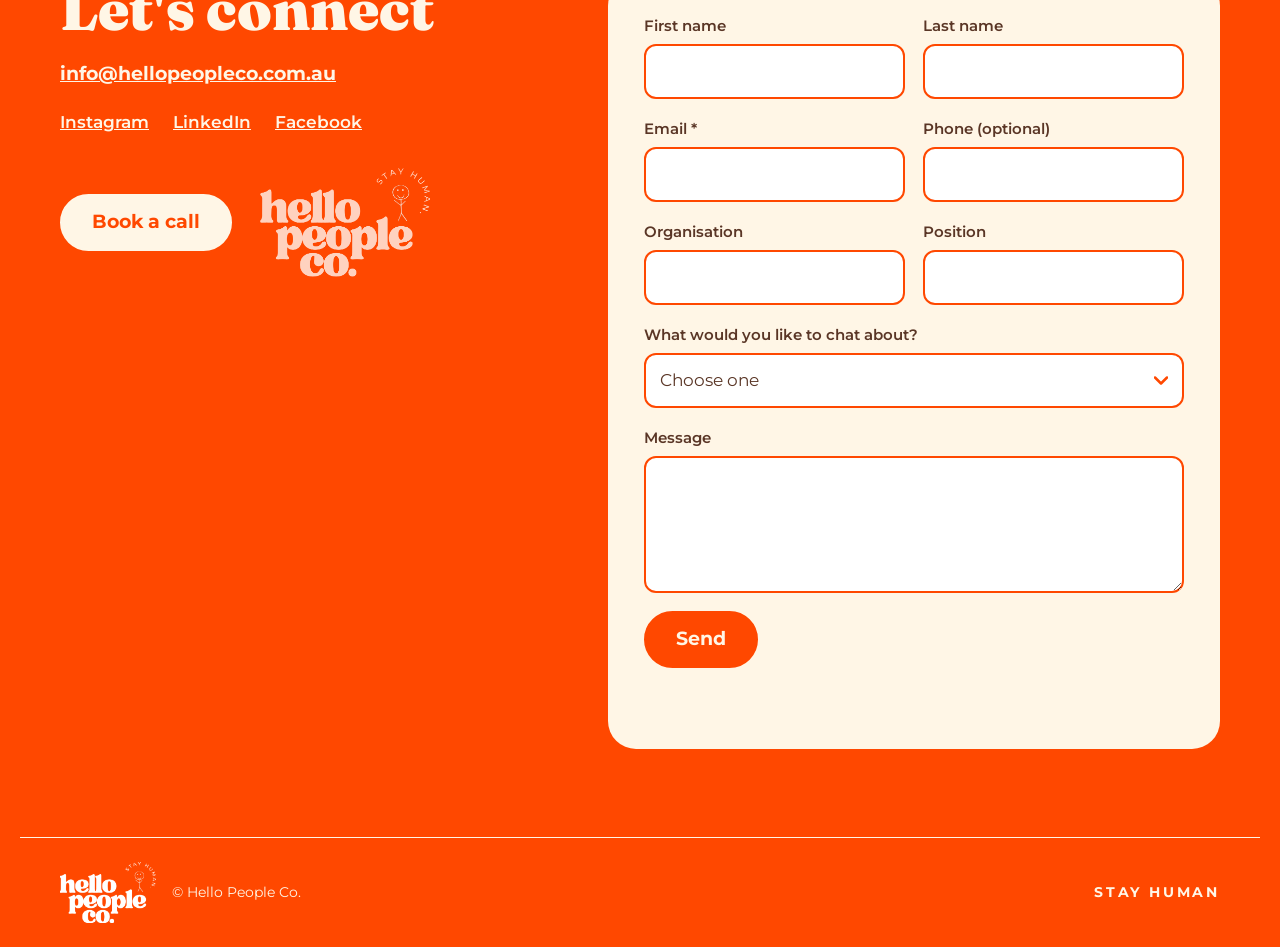
<file: about.html>
<!doctype html>
<html lang="en-AU">
<head>
<meta charset="utf-8">
<meta name="viewport" content="width=device-width, initial-scale=1">
<title>About Julz Parkin | Hello People Co.</title>
<meta name="description" content="Julz Parkin is a leadership and team facilitator with 15+ years in People & Culture. Honest, practical, in-person workshops for bold humans at work, Australia-wide.">
<link rel="canonical" href="https://hellopeopleco.com.au/about">
<meta property="og:type" content="website">
<meta property="og:site_name" content="Hello People Co.">
<meta property="og:title" content="About Julz Parkin | Hello People Co.">
<meta property="og:description" content="Julz Parkin is a leadership and team facilitator with 15+ years in People & Culture. Honest, practical, in-person workshops for bold humans at work, Australia-wide.">
<meta property="og:url" content="https://hellopeopleco.com.au/about">
<meta property="og:image" content="https://hellopeopleco.com.au/images/julz-seated-by-water.jpg">
<meta name="twitter:card" content="summary_large_image">
<meta name="theme-color" content="#ff4800">
<link rel="icon" href="favicon.svg" type="image/svg+xml">
<link rel="preconnect" href="https://fonts.googleapis.com">
<link rel="preconnect" href="https://fonts.gstatic.com" crossorigin>
<link href="https://fonts.googleapis.com/css2?family=Fraunces:ital,opsz,wght@0,9..144,700..900;1,9..144,700..900&amp;family=Montserrat:wght@400;500;600;700&amp;display=swap" rel="stylesheet">
<link rel="stylesheet" href="css/style.css">
</head>
<body>
<a class="skip-link" href="#main">Skip to content</a>
<header class="site-header">
<div class="header-inner">
<a href="index.html" aria-label="Hello People Co. home"><span class="logo" style="--w:132px"><img src="images/logos/logo-orange.png" alt="Hello People Co. Stay Human" width="3375" height="4500"></span></a>
<button class="nav-toggle" type="button" aria-expanded="false" aria-controls="site-nav" aria-label="Menu"><svg width="22" height="22" viewBox="0 0 22 22" fill="none" stroke="currentColor" stroke-width="2.5" stroke-linecap="round" aria-hidden="true"><path d="M3 6h16M3 11h16M3 16h16"/></svg></button>
<nav class="site-nav" id="site-nav" aria-label="Main">
<ul><li><a href="hello-leadership.html">HELLO Leadership</a></li><li><a href="teams.html">Teams</a></li><li><a href="coaching.html">1:1 Coaching</a></li><li><a href="about.html" aria-current="page">About</a></li><li><a href="contact.html">Contact</a></li><li><a class="btn" href="https://calendar.app.google/rN4LzEFnqo8xVcpdA" rel="noopener">Book a call</a></li></ul>
</nav>
</div>
</header>

<main id="main">
<section class="band band--cream">
<div class="wrap wrap--tight">
<div class="hero-grid">
<div class="hero-text">
<p class="eyebrow">About Julz</p>
<h1>Hi, I'm Julz. I help good leaders stay <em>human</em>.</h1>
<p class="lede">Hello People Co. creates workshops for bold humans at work.</p>
<div class="btn-row"><a class="btn" href="mailto:info@hellopeopleco.com.au">Send an email</a><a class="btn btn--secondary" href="https://calendar.app.google/rN4LzEFnqo8xVcpdA" rel="noopener">Book a call</a></div>
</div>
<div class="hero-photo"><img class="photo photo--lg" src="images/julz-seated-by-water.jpg" alt="Julz seated by the water, laughing" width="1717" height="2576" loading="eager" decoding="async"></div>
</div>
</div>
</section>

<section class="band band--peach band--rule-top band--rule-bottom">
<div class="wrap">
<div class="stack stack--lg measure text-lg">
<p class="text-xl">Done in the room, not on autopilot. Workshops that stay human in a world rushing toward templates, shortcuts and tick-box training.</p>
<p>I'm Julz. A leadership and team facilitator with 15+ years in People &amp; Culture (HR), followed by 6 years running my own leadership training and coaching business, working with organisations that genuinely care about their people and the impact they have on others. Using DISC Advanced&reg; behavioural profiling, I help teams and leaders understand how they show up, how they're experienced, and how to adapt with each other and the people they serve.</p>
<p>This work sits at the intersection of self-awareness, leadership and performance. It's practical, commercial, and deeply human.</p>
<p>Hello People Co. is based in Queensland, but the work is intentionally in-person and Australia-wide. I travel to where teams are, because real connection, honest conversations and lasting change don't happen through a screen alone.</p>
<p>I'm working with organisations who want to make real change. The bold and brave teams.</p>
</div>
</div>
</section>

<section class="band band--orange band--rule-bottom">
<div class="wrap">
<h2>My values are <em>simple</em></h2>
<div class="row row--3 row--stretch"><div class="card card--peach card--lg"><p class="value">Be real + stay human</p></div><div class="card card--blue card--lg"><p class="value">Do what's right, not what's easy</p></div><div class="card card--lg"><p class="value">Trust your gut</p></div></div>
</div>
</section>

<section class="band band--cream">
<div class="wrap">
<div class="row row--2 row--stretch">
<div class="card card--peach card--lg card--vcenter"><h2>Probably not a fit</h2><p>If you want generic training, quick fixes or something to file away as "done", we're probably not a fit. I don't do compulsory or mandated training.</p></div>
<div class="card card--lg"><h2>Then we'll work well together</h2><p>If you're a values-led business that wants leaders and teams who:</p><ul class="list"><li><svg class="icon" viewBox="0 0 28 28" fill="none" stroke="currentColor" stroke-width="3" stroke-linecap="round" stroke-linejoin="round" aria-hidden="true"><path d="M5 15l6 6L23 7"/></svg><span>communicate better under pressure</span></li><li><svg class="icon" viewBox="0 0 28 28" fill="none" stroke="currentColor" stroke-width="3" stroke-linecap="round" stroke-linejoin="round" aria-hidden="true"><path d="M5 15l6 6L23 7"/></svg><span>understand themselves and others more deeply</span></li><li><svg class="icon" viewBox="0 0 28 28" fill="none" stroke="currentColor" stroke-width="3" stroke-linecap="round" stroke-linejoin="round" aria-hidden="true"><path d="M5 15l6 6L23 7"/></svg><span>connect more effectively with customers and clients</span></li><li><svg class="icon" viewBox="0 0 28 28" fill="none" stroke="currentColor" stroke-width="3" stroke-linecap="round" stroke-linejoin="round" aria-hidden="true"><path d="M5 15l6 6L23 7"/></svg><span>actually use what they learn</span></li></ul></div>
</div>
</div>
</section>

<section class="band band--cream band--rule-top">
<div class="wrap">
<div class="stack center"><h2>This is human work. <em>Done boldly. And done properly.</em></h2><p class="text-xl">So, say hello!</p><div class="btn-row btn-row--center"><a class="btn" href="mailto:info@hellopeopleco.com.au">Send an email</a><a class="btn btn--secondary" href="https://calendar.app.google/rN4LzEFnqo8xVcpdA" rel="noopener">Book a call</a></div></div>
</div>
</section>

</main>
<section id="contact" class="band band--orange contact-band">
<div class="wrap">
<div class="contact-info">
<h2>Let's connect</h2>
<p class="text-lg"><a href="mailto:info@hellopeopleco.com.au" class="bold">info@hellopeopleco.com.au</a></p>
<p class="social"><a href="https://www.instagram.com/hellopeople_co" rel="noopener">Instagram</a> <a href="https://www.linkedin.com/in/julz-parkin-51998225/" rel="noopener">LinkedIn</a> <a href="https://www.facebook.com/hellohellopeopleco" rel="noopener">Facebook</a></p>
<div class="contact-actions"><a class="btn btn--secondary" href="https://calendar.app.google/rN4LzEFnqo8xVcpdA" rel="noopener">Book a call</a><span class="logo" style="--w:170px"><img src="images/logos/logo-peach.png" alt="Hello People Co. Stay Human" width="3375" height="4500" loading="lazy"></span></div>
</div>
<form class="form" action="https://formspree.io/f/mljbjlkk" method="POST" data-done="Thanks! Your message is on its way. I will be in touch soon.">
<input type="hidden" name="_subject" value="New message from the Hello People Co. website">
<div class="hp" aria-hidden="true"><label>Leave this empty <input type="text" name="_gotcha" tabindex="-1" autocomplete="off"></label></div>
<div class="field"><label for="c-first_name">First name</label><input id="c-first_name" name="first_name" type="text"></div><div class="field"><label for="c-last_name">Last name</label><input id="c-last_name" name="last_name" type="text"></div><div class="field"><label for="c-email">Email *</label><input id="c-email" name="email" type="email" required autocomplete="email"></div><div class="field"><label for="c-phone">Phone (optional)</label><input id="c-phone" name="phone" type="tel" autocomplete="tel"></div><div class="field"><label for="c-organisation">Organisation</label><input id="c-organisation" name="organisation" type="text"></div><div class="field"><label for="c-position">Position</label><input id="c-position" name="position" type="text"></div><div class="field field--full"><label for="c-topic">What would you like to chat about?</label><select id="c-topic" name="topic"><option value="" selected disabled>Choose one</option><option>In-house leadership programs or team workshops</option><option>HELLO Leadership</option><option>1:1 coaching</option><option>DISC Profiling</option><option>Something else</option></select></div><div class="field field--full"><label for="c-message">Message</label><textarea id="c-message" name="message" rows="4"></textarea></div>
<button class="btn" type="submit">Send</button>
<p class="form-status" role="status" aria-live="polite"></p>
</form>
</div>
<div class="site-footer"><span class="brand"><span class="logo" style="--w:96px"><img src="images/logos/logo-white.png" alt="Hello People Co. Stay Human" width="3375" height="4500" loading="lazy"></span><span>&copy; Hello People Co.</span></span><span class="tag">STAY HUMAN</span></div>
</section>

<script src="js/site.js" defer></script>
</body>
</html>
</file>
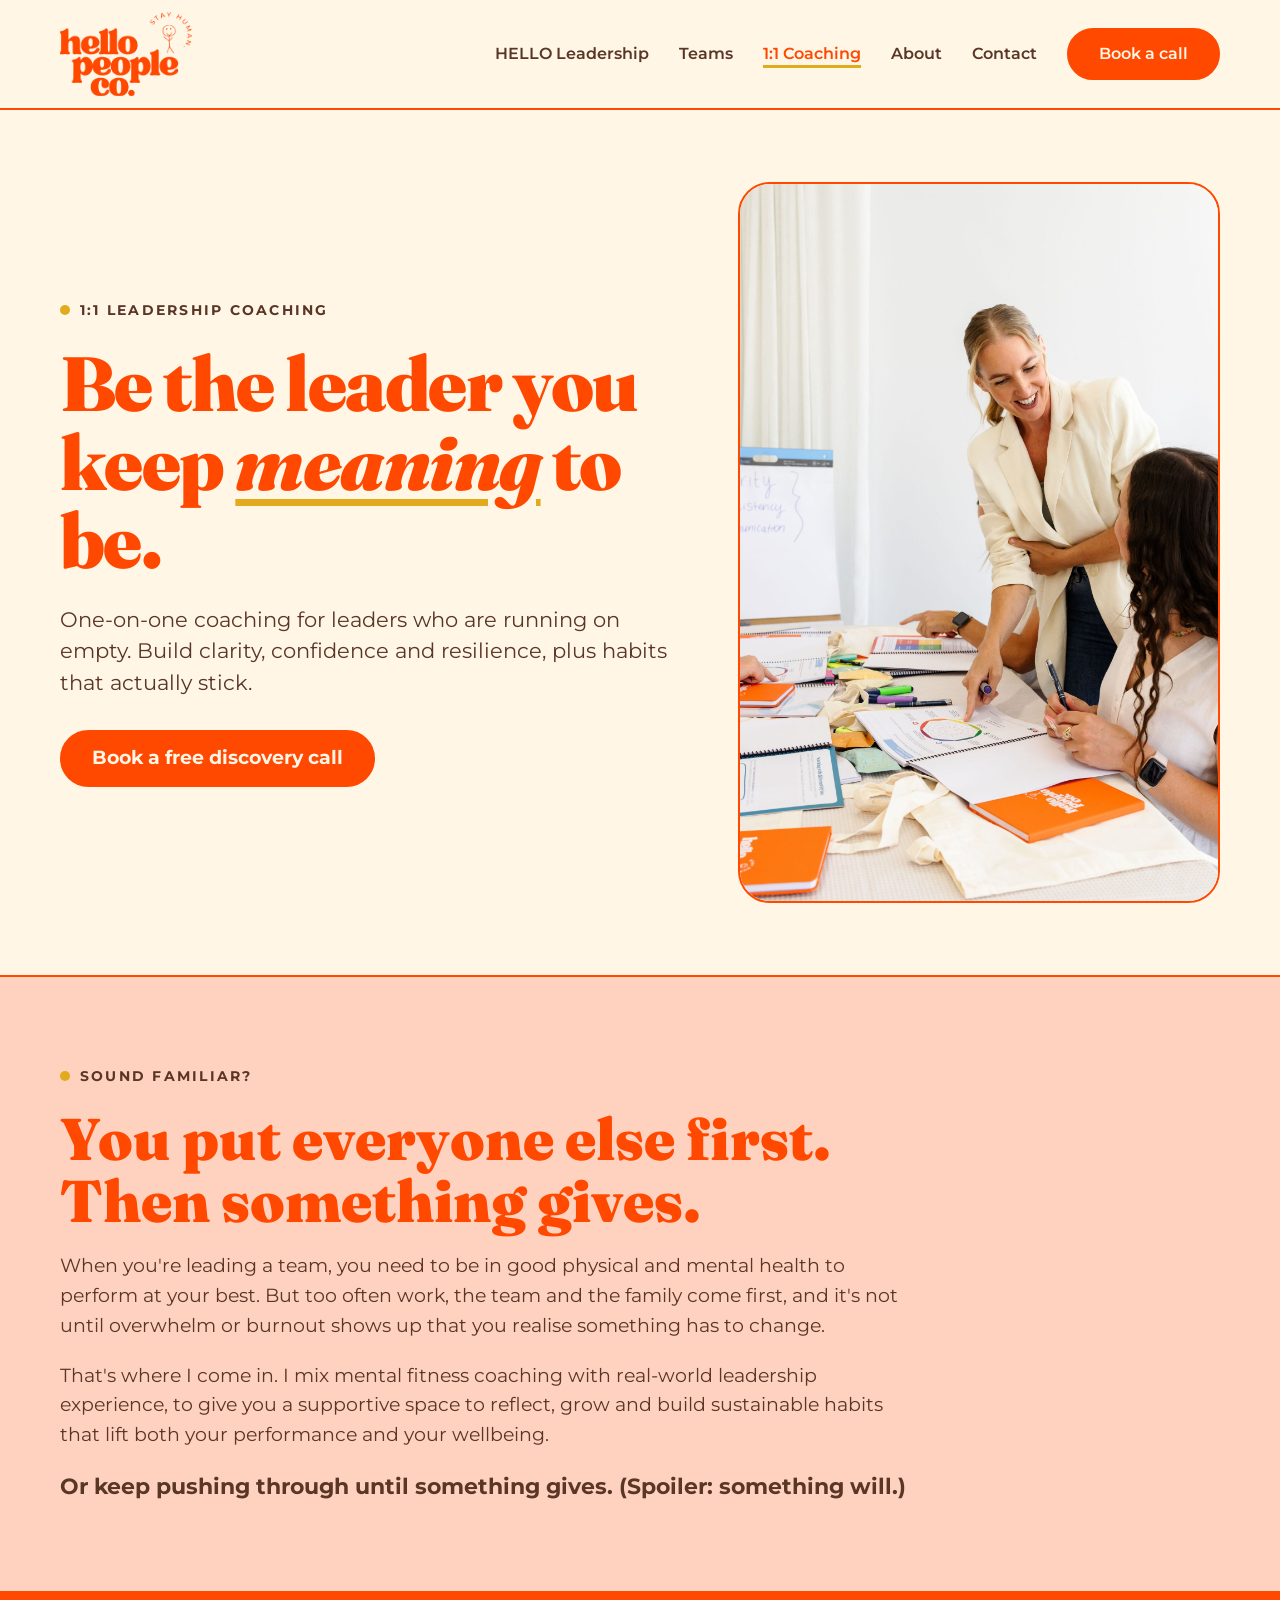
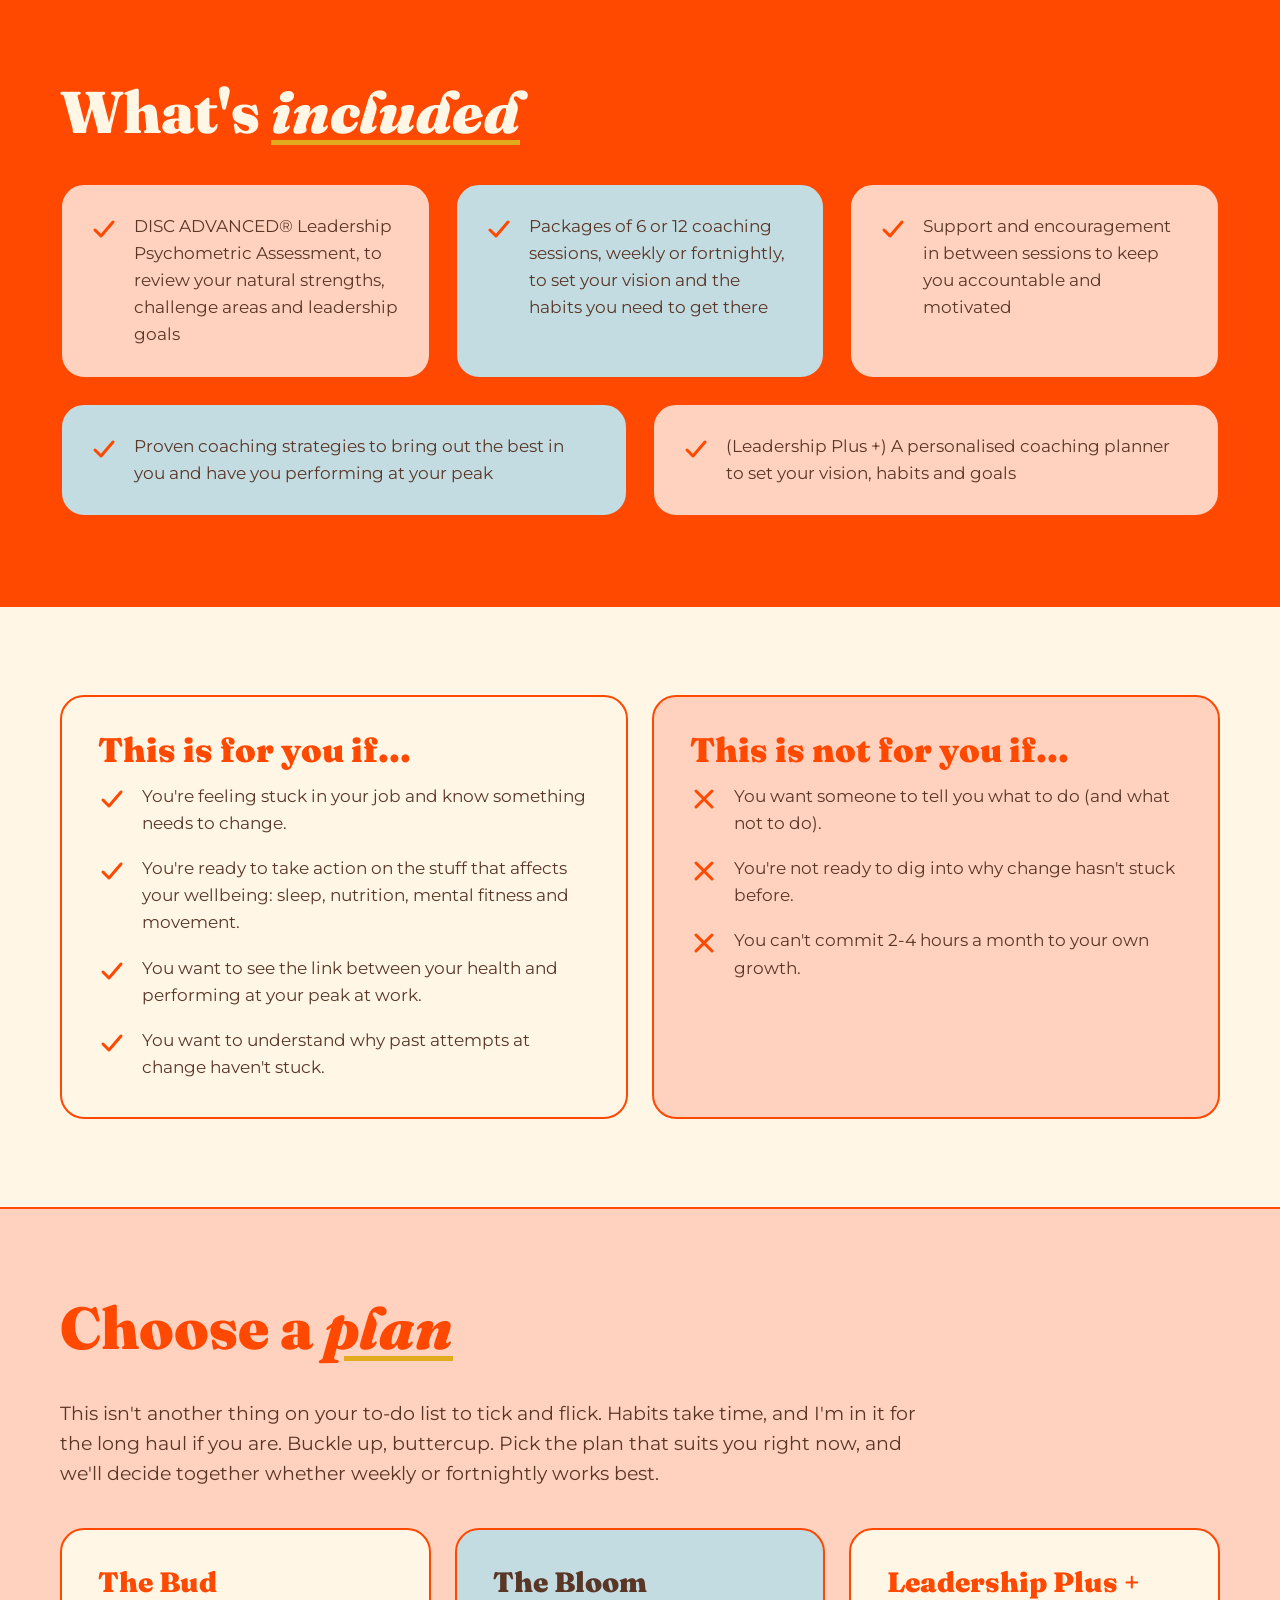
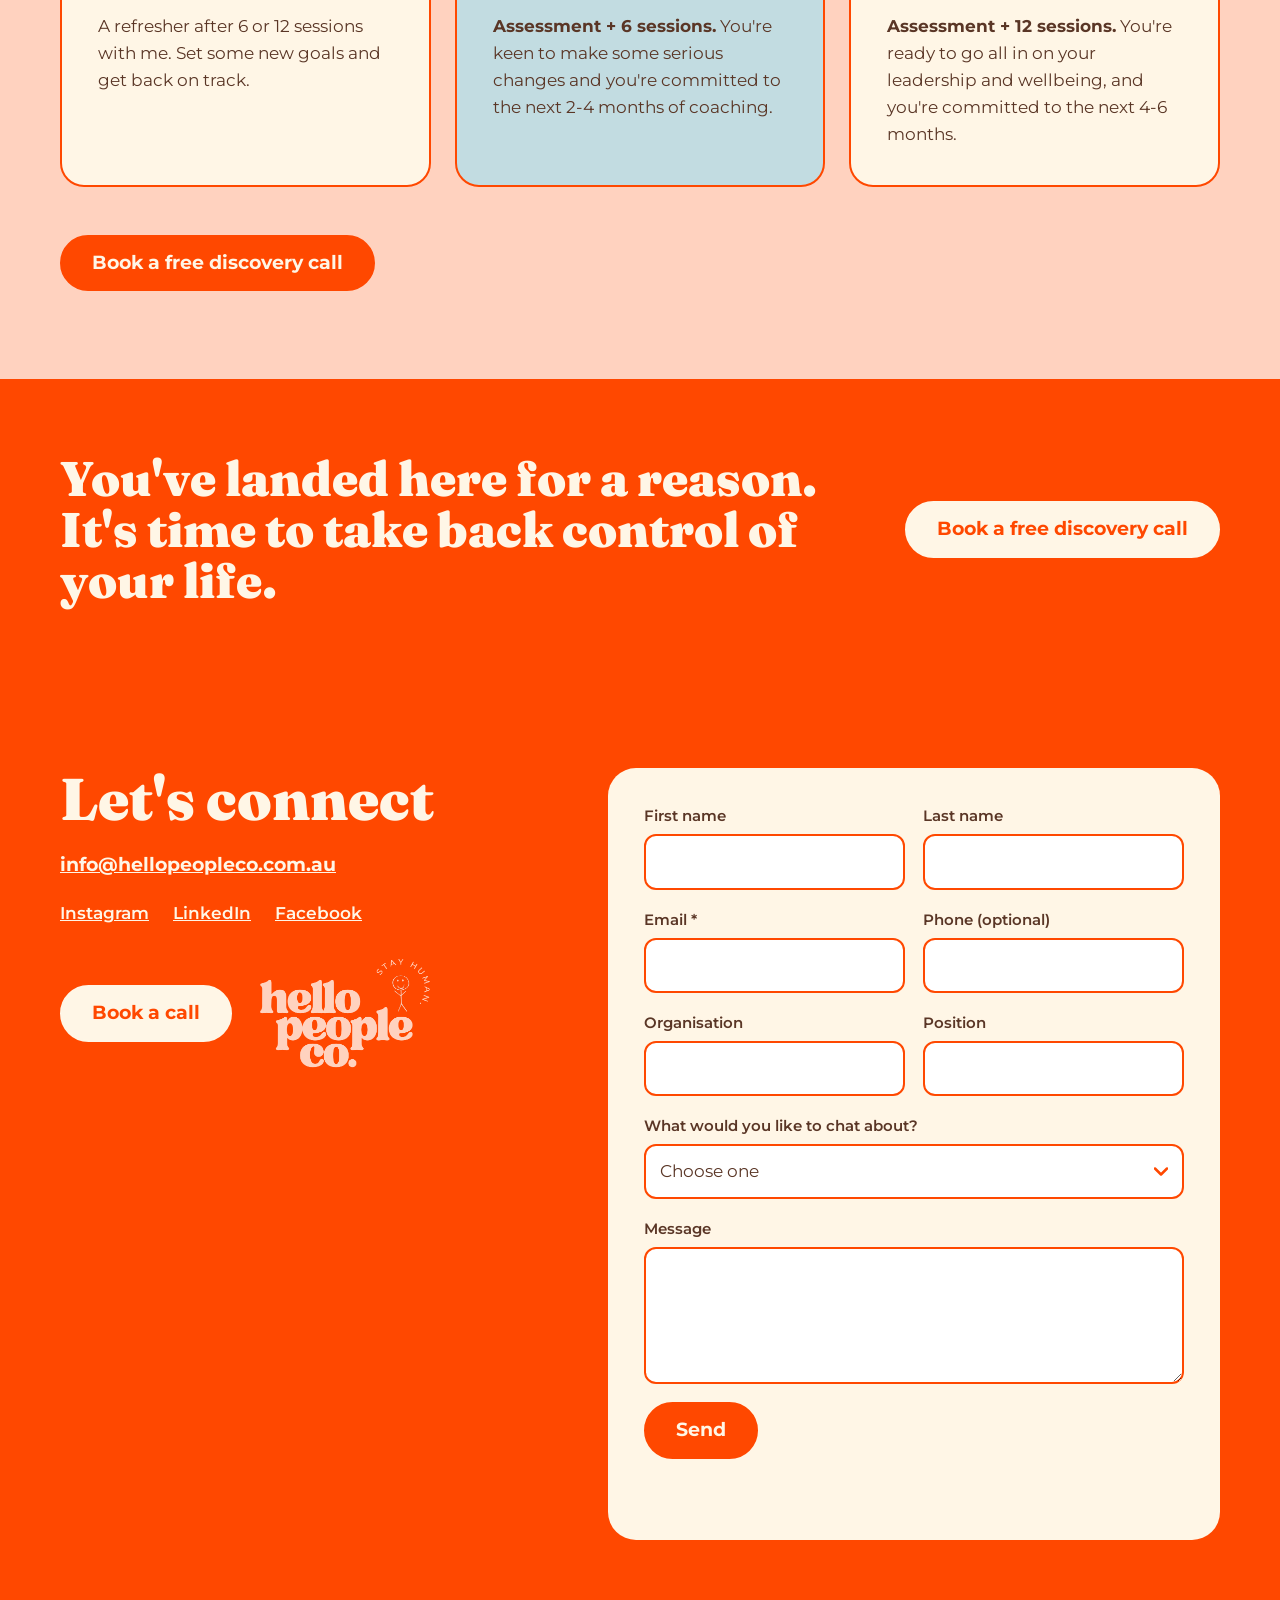
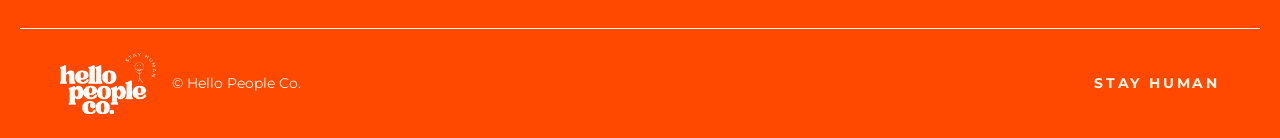
<file: coaching.html>
<!doctype html>
<html lang="en-AU">
<head>
<meta charset="utf-8">
<meta name="viewport" content="width=device-width, initial-scale=1">
<title>1:1 Leadership Coaching | Hello People Co.</title>
<meta name="description" content="One-on-one leadership coaching to build clarity, confidence and resilience. DISC Advanced assessment, packages of 6 or 12 sessions, and habits that stick. Book a free discovery call.">
<link rel="canonical" href="https://hellopeopleco.com.au/coaching">
<meta property="og:type" content="website">
<meta property="og:site_name" content="Hello People Co.">
<meta property="og:title" content="1:1 Leadership Coaching | Hello People Co.">
<meta property="og:description" content="One-on-one leadership coaching to build clarity, confidence and resilience. DISC Advanced assessment, packages of 6 or 12 sessions, and habits that stick. Book a free discovery call.">
<meta property="og:url" content="https://hellopeopleco.com.au/coaching">
<meta property="og:image" content="https://hellopeopleco.com.au/images/julz-disc-profile.jpg">
<meta name="twitter:card" content="summary_large_image">
<meta name="theme-color" content="#ff4800">
<link rel="icon" href="favicon.svg" type="image/svg+xml">
<link rel="preconnect" href="https://fonts.googleapis.com">
<link rel="preconnect" href="https://fonts.gstatic.com" crossorigin>
<link href="https://fonts.googleapis.com/css2?family=Fraunces:ital,opsz,wght@0,9..144,700..900;1,9..144,700..900&amp;family=Montserrat:wght@400;500;600;700&amp;display=swap" rel="stylesheet">
<link rel="stylesheet" href="css/style.css">
</head>
<body>
<a class="skip-link" href="#main">Skip to content</a>
<header class="site-header">
<div class="header-inner">
<a href="index.html" aria-label="Hello People Co. home"><span class="logo" style="--w:132px"><img src="images/logos/logo-orange.png" alt="Hello People Co. Stay Human" width="3375" height="4500"></span></a>
<button class="nav-toggle" type="button" aria-expanded="false" aria-controls="site-nav" aria-label="Menu"><svg width="22" height="22" viewBox="0 0 22 22" fill="none" stroke="currentColor" stroke-width="2.5" stroke-linecap="round" aria-hidden="true"><path d="M3 6h16M3 11h16M3 16h16"/></svg></button>
<nav class="site-nav" id="site-nav" aria-label="Main">
<ul><li><a href="hello-leadership.html">HELLO Leadership</a></li><li><a href="teams.html">Teams</a></li><li><a href="coaching.html" aria-current="page">1:1 Coaching</a></li><li><a href="about.html">About</a></li><li><a href="contact.html">Contact</a></li><li><a class="btn" href="https://calendar.app.google/rN4LzEFnqo8xVcpdA" rel="noopener">Book a call</a></li></ul>
</nav>
</div>
</header>

<main id="main">
<section class="band band--cream">
<div class="wrap wrap--tight">
<div class="hero-grid">
<div class="hero-text">
<p class="eyebrow">1:1 leadership coaching</p>
<h1>Be the leader you keep <em>meaning</em> to be.</h1>
<p class="lede">One-on-one coaching for leaders who are running on empty. Build clarity, confidence and resilience, plus habits that actually stick.</p>
<div class="btn-row"><a class="btn" href="https://calendar.app.google/rN4LzEFnqo8xVcpdA" rel="noopener">Book a free discovery call</a></div>
</div>
<div class="hero-photo"><img class="photo photo--lg" src="images/julz-disc-profile.jpg" alt="Julz walking a participant through their DISC profile" width="1717" height="2576" loading="eager" decoding="async"></div>
</div>
</div>
</section>

<section class="band band--peach band--rule-top band--rule-bottom">
<div class="wrap">
<div class="stack stack--lg measure"><p class="eyebrow">Sound familiar?</p><h2>You put everyone else first. Then something gives.</h2>
<p class="text-lg">When you're leading a team, you need to be in good physical and mental health to perform at your best. But too often work, the team and the family come first, and it's not until overwhelm or burnout shows up that you realise something has to change.</p>
<p class="text-lg">That's where I come in. I mix mental fitness coaching with real-world leadership experience, to give you a supportive space to reflect, grow and build sustainable habits that lift both your performance and your wellbeing.</p>
<p class="text-xl bold">Or keep pushing through until something gives. (Spoiler: something will.)</p></div>
</div>
</section>

<section class="band band--orange band--rule-bottom">
<div class="wrap">
<h2>What's <em>included</em></h2>
<div class="row row--3 row--stretch"><div class="card card--peach card--sm card--row"><svg class="icon" viewBox="0 0 28 28" fill="none" stroke="currentColor" stroke-width="3" stroke-linecap="round" stroke-linejoin="round" aria-hidden="true"><path d="M5 15l6 6L23 7"/></svg><p>DISC ADVANCED&reg; Leadership Psychometric Assessment, to review your natural strengths, challenge areas and leadership goals</p></div><div class="card card--blue card--sm card--row"><svg class="icon" viewBox="0 0 28 28" fill="none" stroke="currentColor" stroke-width="3" stroke-linecap="round" stroke-linejoin="round" aria-hidden="true"><path d="M5 15l6 6L23 7"/></svg><p>Packages of 6 or 12 coaching sessions, weekly or fortnightly, to set your vision and the habits you need to get there</p></div><div class="card card--peach card--sm card--row"><svg class="icon" viewBox="0 0 28 28" fill="none" stroke="currentColor" stroke-width="3" stroke-linecap="round" stroke-linejoin="round" aria-hidden="true"><path d="M5 15l6 6L23 7"/></svg><p>Support and encouragement in between sessions to keep you accountable and motivated</p></div><div class="card card--blue card--sm card--row"><svg class="icon" viewBox="0 0 28 28" fill="none" stroke="currentColor" stroke-width="3" stroke-linecap="round" stroke-linejoin="round" aria-hidden="true"><path d="M5 15l6 6L23 7"/></svg><p>Proven coaching strategies to bring out the best in you and have you performing at your peak</p></div><div class="card card--peach card--sm card--row"><svg class="icon" viewBox="0 0 28 28" fill="none" stroke="currentColor" stroke-width="3" stroke-linecap="round" stroke-linejoin="round" aria-hidden="true"><path d="M5 15l6 6L23 7"/></svg><p>(Leadership Plus +) A personalised coaching planner to set your vision, habits and goals</p></div></div>
</div>
</section>

<section class="band band--cream">
<div class="wrap">
<div class="row row--2 row--stretch"><div class="card card--lg"><h2>This is for you if...</h2><ul class="list"><li><svg class="icon" viewBox="0 0 28 28" fill="none" stroke="currentColor" stroke-width="3" stroke-linecap="round" stroke-linejoin="round" aria-hidden="true"><path d="M5 15l6 6L23 7"/></svg><span>You're feeling stuck in your job and know something needs to change.</span></li><li><svg class="icon" viewBox="0 0 28 28" fill="none" stroke="currentColor" stroke-width="3" stroke-linecap="round" stroke-linejoin="round" aria-hidden="true"><path d="M5 15l6 6L23 7"/></svg><span>You're ready to take action on the stuff that affects your wellbeing: sleep, nutrition, mental fitness and movement.</span></li><li><svg class="icon" viewBox="0 0 28 28" fill="none" stroke="currentColor" stroke-width="3" stroke-linecap="round" stroke-linejoin="round" aria-hidden="true"><path d="M5 15l6 6L23 7"/></svg><span>You want to see the link between your health and performing at your peak at work.</span></li><li><svg class="icon" viewBox="0 0 28 28" fill="none" stroke="currentColor" stroke-width="3" stroke-linecap="round" stroke-linejoin="round" aria-hidden="true"><path d="M5 15l6 6L23 7"/></svg><span>You want to understand why past attempts at change haven't stuck.</span></li></ul></div><div class="card card--peach card--lg"><h2>This is not for you if...</h2><ul class="list"><li><svg class="icon" viewBox="0 0 28 28" fill="none" stroke="currentColor" stroke-width="3" stroke-linecap="round" aria-hidden="true"><path d="M6 6l16 16M22 6L6 22"/></svg><span>You want someone to tell you what to do (and what not to do).</span></li><li><svg class="icon" viewBox="0 0 28 28" fill="none" stroke="currentColor" stroke-width="3" stroke-linecap="round" aria-hidden="true"><path d="M6 6l16 16M22 6L6 22"/></svg><span>You're not ready to dig into why change hasn't stuck before.</span></li><li><svg class="icon" viewBox="0 0 28 28" fill="none" stroke="currentColor" stroke-width="3" stroke-linecap="round" aria-hidden="true"><path d="M6 6l16 16M22 6L6 22"/></svg><span>You can't commit 2-4 hours a month to your own growth.</span></li></ul></div></div>
</div>
</section>

<section class="band band--peach band--rule-top band--rule-bottom">
<div class="wrap">
<h2>Choose a <em>plan</em></h2>
<p class="text-lg measure">This isn't another thing on your to-do list to tick and flick. Habits take time, and I'm in it for the long haul if you are. Buckle up, buttercup. Pick the plan that suits you right now, and we'll decide together whether weekly or fortnightly works best.</p>
<div class="row row--3 row--stretch">
<div class="card card--lg"><h3>The Bud</h3><p>A refresher after 6 or 12 sessions with me. Set some new goals and get back on track.</p></div>
<div class="card card--blue card--lg"><h3>The Bloom</h3><p><strong>Assessment + 6 sessions.</strong> You're keen to make some serious changes and you're committed to the next 2-4 months of coaching.</p></div>
<div class="card card--lg"><h3>Leadership Plus +</h3><p><strong>Assessment + 12 sessions.</strong> You're ready to go all in on your leadership and wellbeing, and you're committed to the next 4-6 months.</p></div>
</div>
<div class="btn-row"><a class="btn" href="https://calendar.app.google/rN4LzEFnqo8xVcpdA" rel="noopener">Book a free discovery call</a></div>
<!-- TODO: add a recent 1:1 coaching testimonial section here once Julz has one. -->
</div>
</section>

<section class="band band--orange band--rule-bottom band--tight">
<div class="wrap">
<div class="split"><h2 class="split__text">You've landed here for a reason. It's time to take back control of your life.</h2><div><a class="btn btn--secondary" href="https://calendar.app.google/rN4LzEFnqo8xVcpdA" rel="noopener">Book a free discovery call</a></div></div>
</div>
</section>

</main>
<section id="contact" class="band band--orange contact-band">
<div class="wrap">
<div class="contact-info">
<h2>Let's connect</h2>
<p class="text-lg"><a href="mailto:info@hellopeopleco.com.au" class="bold">info@hellopeopleco.com.au</a></p>
<p class="social"><a href="https://www.instagram.com/hellopeople_co" rel="noopener">Instagram</a> <a href="https://www.linkedin.com/in/julz-parkin-51998225/" rel="noopener">LinkedIn</a> <a href="https://www.facebook.com/hellohellopeopleco" rel="noopener">Facebook</a></p>
<div class="contact-actions"><a class="btn btn--secondary" href="https://calendar.app.google/rN4LzEFnqo8xVcpdA" rel="noopener">Book a call</a><span class="logo" style="--w:170px"><img src="images/logos/logo-peach.png" alt="Hello People Co. Stay Human" width="3375" height="4500" loading="lazy"></span></div>
</div>
<form class="form" action="https://formspree.io/f/mljbjlkk" method="POST" data-done="Thanks! Your message is on its way. I will be in touch soon.">
<input type="hidden" name="_subject" value="New message from the Hello People Co. website">
<div class="hp" aria-hidden="true"><label>Leave this empty <input type="text" name="_gotcha" tabindex="-1" autocomplete="off"></label></div>
<div class="field"><label for="c-first_name">First name</label><input id="c-first_name" name="first_name" type="text"></div><div class="field"><label for="c-last_name">Last name</label><input id="c-last_name" name="last_name" type="text"></div><div class="field"><label for="c-email">Email *</label><input id="c-email" name="email" type="email" required autocomplete="email"></div><div class="field"><label for="c-phone">Phone (optional)</label><input id="c-phone" name="phone" type="tel" autocomplete="tel"></div><div class="field"><label for="c-organisation">Organisation</label><input id="c-organisation" name="organisation" type="text"></div><div class="field"><label for="c-position">Position</label><input id="c-position" name="position" type="text"></div><div class="field field--full"><label for="c-topic">What would you like to chat about?</label><select id="c-topic" name="topic"><option value="" selected disabled>Choose one</option><option>In-house leadership programs or team workshops</option><option>HELLO Leadership</option><option>1:1 coaching</option><option>DISC Profiling</option><option>Something else</option></select></div><div class="field field--full"><label for="c-message">Message</label><textarea id="c-message" name="message" rows="4"></textarea></div>
<button class="btn" type="submit">Send</button>
<p class="form-status" role="status" aria-live="polite"></p>
</form>
</div>
<div class="site-footer"><span class="brand"><span class="logo" style="--w:96px"><img src="images/logos/logo-white.png" alt="Hello People Co. Stay Human" width="3375" height="4500" loading="lazy"></span><span>&copy; Hello People Co.</span></span><span class="tag">STAY HUMAN</span></div>
</section>

<script src="js/site.js" defer></script>
</body>
</html>
</file>
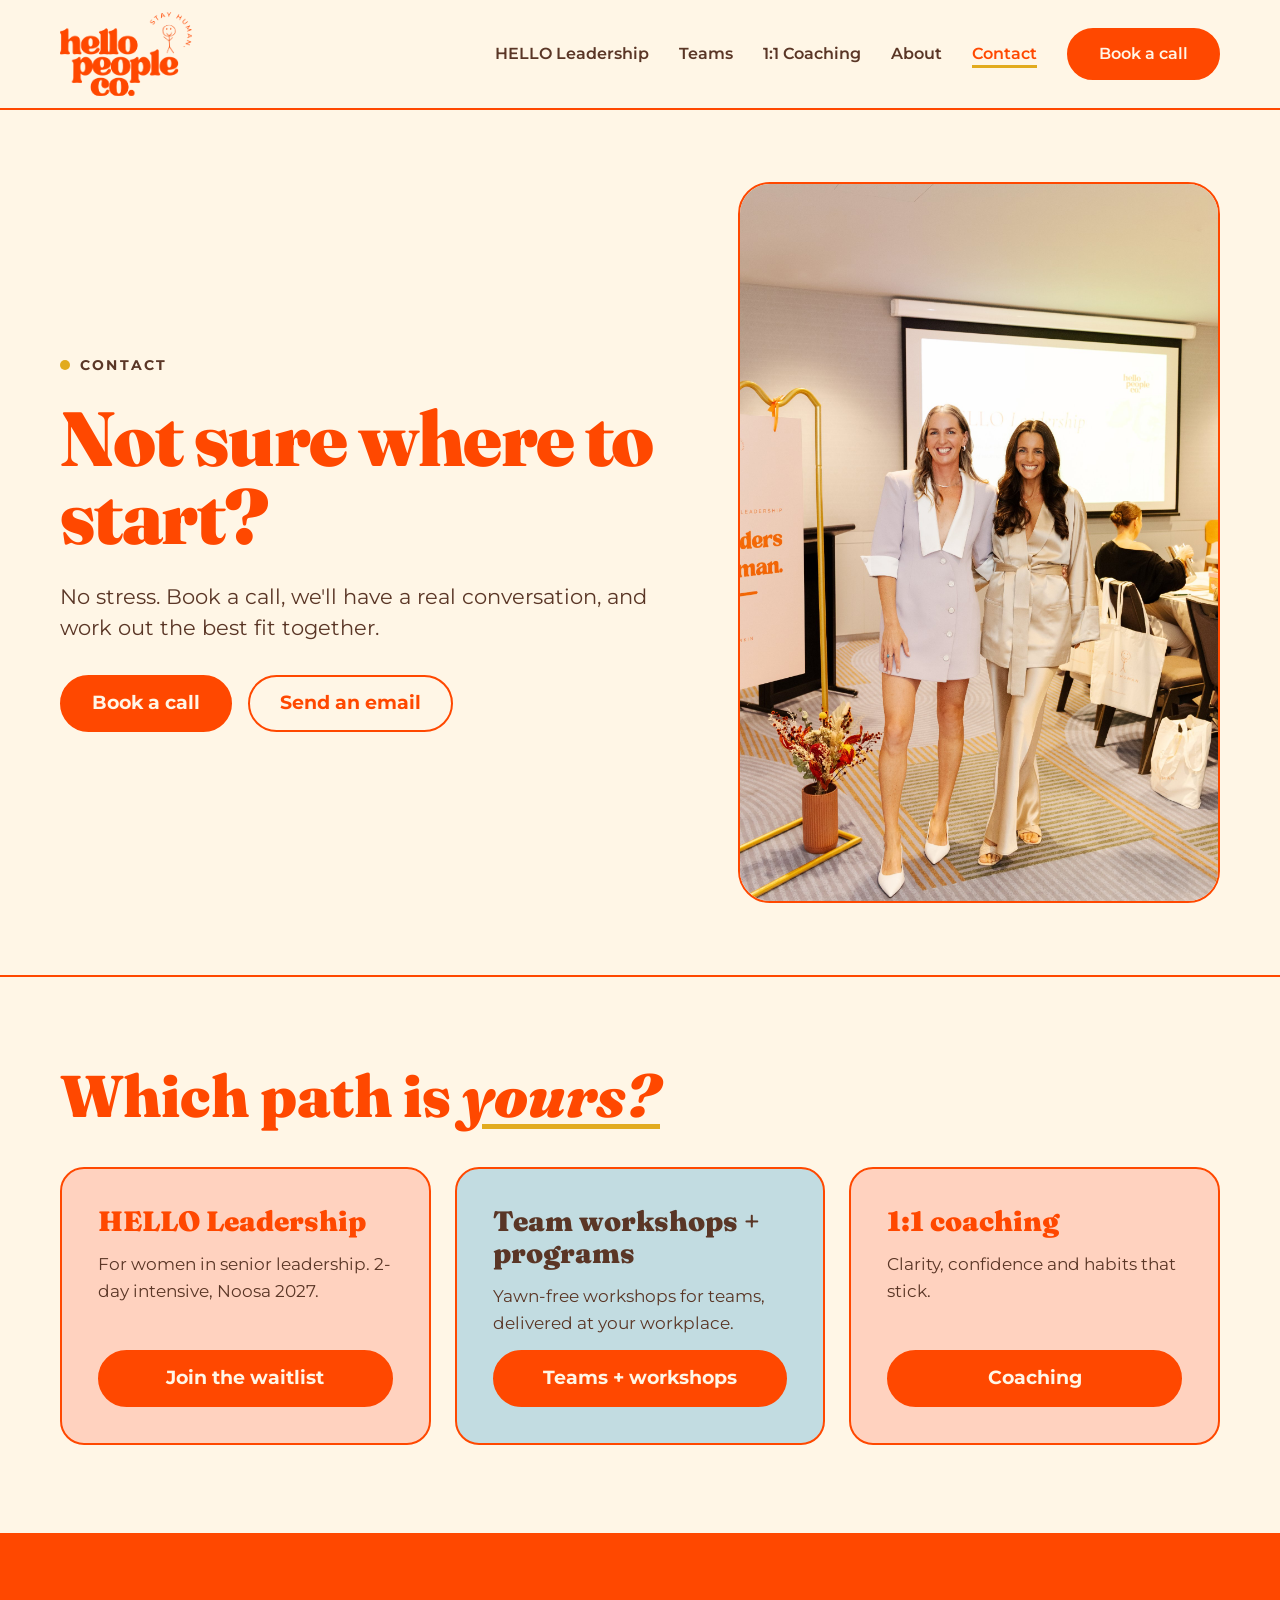
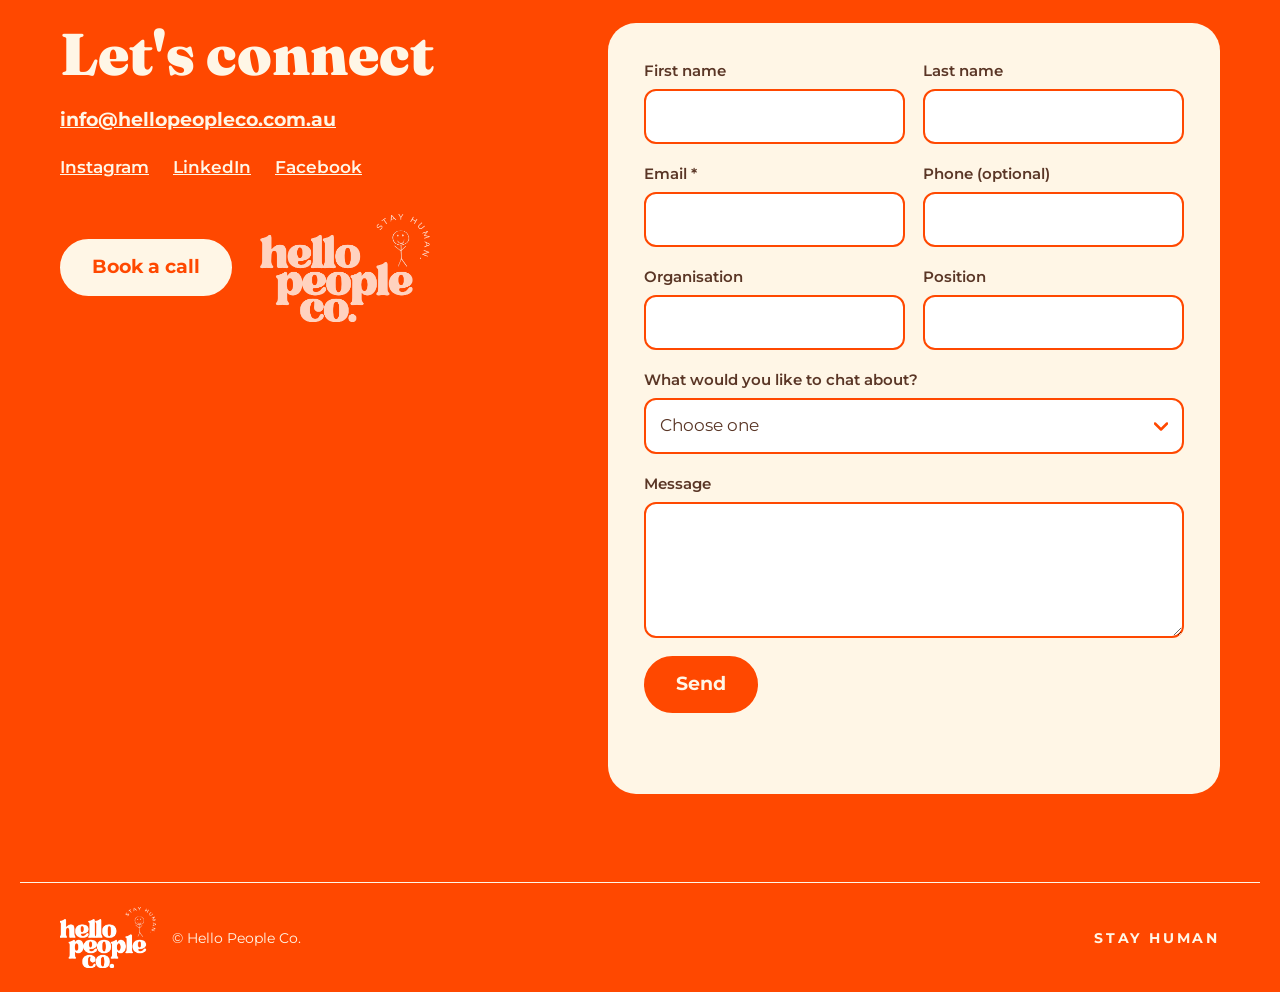
<file: contact.html>
<!doctype html>
<html lang="en-AU">
<head>
<meta charset="utf-8">
<meta name="viewport" content="width=device-width, initial-scale=1">
<title>Contact Hello People Co. | Book a call or send a message</title>
<meta name="description" content="Book a call with Julz or send a message. Leadership programs, team workshops and 1:1 coaching from Hello People Co. in Agnes Water, Queensland.">
<link rel="canonical" href="https://hellopeopleco.com.au/contact">
<meta property="og:type" content="website">
<meta property="og:site_name" content="Hello People Co.">
<meta property="og:title" content="Contact Hello People Co. | Book a call or send a message">
<meta property="og:description" content="Book a call with Julz or send a message. Leadership programs, team workshops and 1:1 coaching from Hello People Co. in Agnes Water, Queensland.">
<meta property="og:url" content="https://hellopeopleco.com.au/contact">
<meta property="og:image" content="https://hellopeopleco.com.au/images/julz-and-guest.jpg">
<meta name="twitter:card" content="summary_large_image">
<meta name="theme-color" content="#ff4800">
<link rel="icon" href="favicon.svg" type="image/svg+xml">
<link rel="preconnect" href="https://fonts.googleapis.com">
<link rel="preconnect" href="https://fonts.gstatic.com" crossorigin>
<link href="https://fonts.googleapis.com/css2?family=Fraunces:ital,opsz,wght@0,9..144,700..900;1,9..144,700..900&amp;family=Montserrat:wght@400;500;600;700&amp;display=swap" rel="stylesheet">
<link rel="stylesheet" href="css/style.css">
</head>
<body>
<a class="skip-link" href="#main">Skip to content</a>
<header class="site-header">
<div class="header-inner">
<a href="index.html" aria-label="Hello People Co. home"><span class="logo" style="--w:132px"><img src="images/logos/logo-orange.png" alt="Hello People Co. Stay Human" width="3375" height="4500"></span></a>
<button class="nav-toggle" type="button" aria-expanded="false" aria-controls="site-nav" aria-label="Menu"><svg width="22" height="22" viewBox="0 0 22 22" fill="none" stroke="currentColor" stroke-width="2.5" stroke-linecap="round" aria-hidden="true"><path d="M3 6h16M3 11h16M3 16h16"/></svg></button>
<nav class="site-nav" id="site-nav" aria-label="Main">
<ul><li><a href="hello-leadership.html">HELLO Leadership</a></li><li><a href="teams.html">Teams</a></li><li><a href="coaching.html">1:1 Coaching</a></li><li><a href="about.html">About</a></li><li><a href="contact.html" aria-current="page">Contact</a></li><li><a class="btn" href="https://calendar.app.google/rN4LzEFnqo8xVcpdA" rel="noopener">Book a call</a></li></ul>
</nav>
</div>
</header>

<main id="main">
<section class="band band--cream">
<div class="wrap wrap--tight">
<div class="hero-grid">
<div class="hero-text">
<p class="eyebrow">Contact</p>
<h1>Not sure where to start?</h1>
<p class="lede">No stress. Book a call, we'll have a real conversation, and work out the best fit together.</p>
<div class="btn-row"><a class="btn" href="https://calendar.app.google/rN4LzEFnqo8xVcpdA" rel="noopener">Book a call</a><a class="btn btn--secondary" href="mailto:info@hellopeopleco.com.au">Send an email</a></div>
</div>
<div class="hero-photo"><img class="photo photo--lg" src="images/julz-and-guest.jpg" alt="Julz with a guest at a HELLO Leadership event" width="1717" height="2576" loading="eager" decoding="async"></div>
</div>
</div>
</section>

<section class="band band--cream band--rule-top band--rule-bottom">
<div class="wrap">
<h2>Which path is <em>yours?</em></h2>
<div class="row row--3 row--stretch">
<div class="card card--peach card--lg"><h3>HELLO Leadership</h3><p class="grow-p">For women in senior leadership. 2-day intensive, Noosa 2027.</p><a class="btn" href="hello-leadership.html#waitlist">Join the waitlist</a></div>
<div class="card card--blue card--lg"><h3>Team workshops + programs</h3><p class="grow-p">Yawn-free workshops for teams, delivered at your workplace.</p><a class="btn" href="teams.html">Teams + workshops</a></div>
<div class="card card--peach card--lg"><h3>1:1 coaching</h3><p class="grow-p">Clarity, confidence and habits that stick.</p><a class="btn" href="coaching.html">Coaching</a></div>
</div>
</div>
</section>

</main>
<section id="contact" class="band band--orange contact-band">
<div class="wrap">
<div class="contact-info">
<h2>Let's connect</h2>
<p class="text-lg"><a href="mailto:info@hellopeopleco.com.au" class="bold">info@hellopeopleco.com.au</a></p>
<p class="social"><a href="https://www.instagram.com/hellopeople_co" rel="noopener">Instagram</a> <a href="https://www.linkedin.com/in/julz-parkin-51998225/" rel="noopener">LinkedIn</a> <a href="https://www.facebook.com/hellohellopeopleco" rel="noopener">Facebook</a></p>
<div class="contact-actions"><a class="btn btn--secondary" href="https://calendar.app.google/rN4LzEFnqo8xVcpdA" rel="noopener">Book a call</a><span class="logo" style="--w:170px"><img src="images/logos/logo-peach.png" alt="Hello People Co. Stay Human" width="3375" height="4500" loading="lazy"></span></div>
</div>
<form class="form" action="https://formspree.io/f/mljbjlkk" method="POST" data-done="Thanks! Your message is on its way. I will be in touch soon.">
<input type="hidden" name="_subject" value="New message from the Hello People Co. website">
<div class="hp" aria-hidden="true"><label>Leave this empty <input type="text" name="_gotcha" tabindex="-1" autocomplete="off"></label></div>
<div class="field"><label for="c-first_name">First name</label><input id="c-first_name" name="first_name" type="text"></div><div class="field"><label for="c-last_name">Last name</label><input id="c-last_name" name="last_name" type="text"></div><div class="field"><label for="c-email">Email *</label><input id="c-email" name="email" type="email" required autocomplete="email"></div><div class="field"><label for="c-phone">Phone (optional)</label><input id="c-phone" name="phone" type="tel" autocomplete="tel"></div><div class="field"><label for="c-organisation">Organisation</label><input id="c-organisation" name="organisation" type="text"></div><div class="field"><label for="c-position">Position</label><input id="c-position" name="position" type="text"></div><div class="field field--full"><label for="c-topic">What would you like to chat about?</label><select id="c-topic" name="topic"><option value="" selected disabled>Choose one</option><option>In-house leadership programs or team workshops</option><option>HELLO Leadership</option><option>1:1 coaching</option><option>DISC Profiling</option><option>Something else</option></select></div><div class="field field--full"><label for="c-message">Message</label><textarea id="c-message" name="message" rows="4"></textarea></div>
<button class="btn" type="submit">Send</button>
<p class="form-status" role="status" aria-live="polite"></p>
</form>
</div>
<div class="site-footer"><span class="brand"><span class="logo" style="--w:96px"><img src="images/logos/logo-white.png" alt="Hello People Co. Stay Human" width="3375" height="4500" loading="lazy"></span><span>&copy; Hello People Co.</span></span><span class="tag">STAY HUMAN</span></div>
</section>

<script src="js/site.js" defer></script>
</body>
</html>
</file>
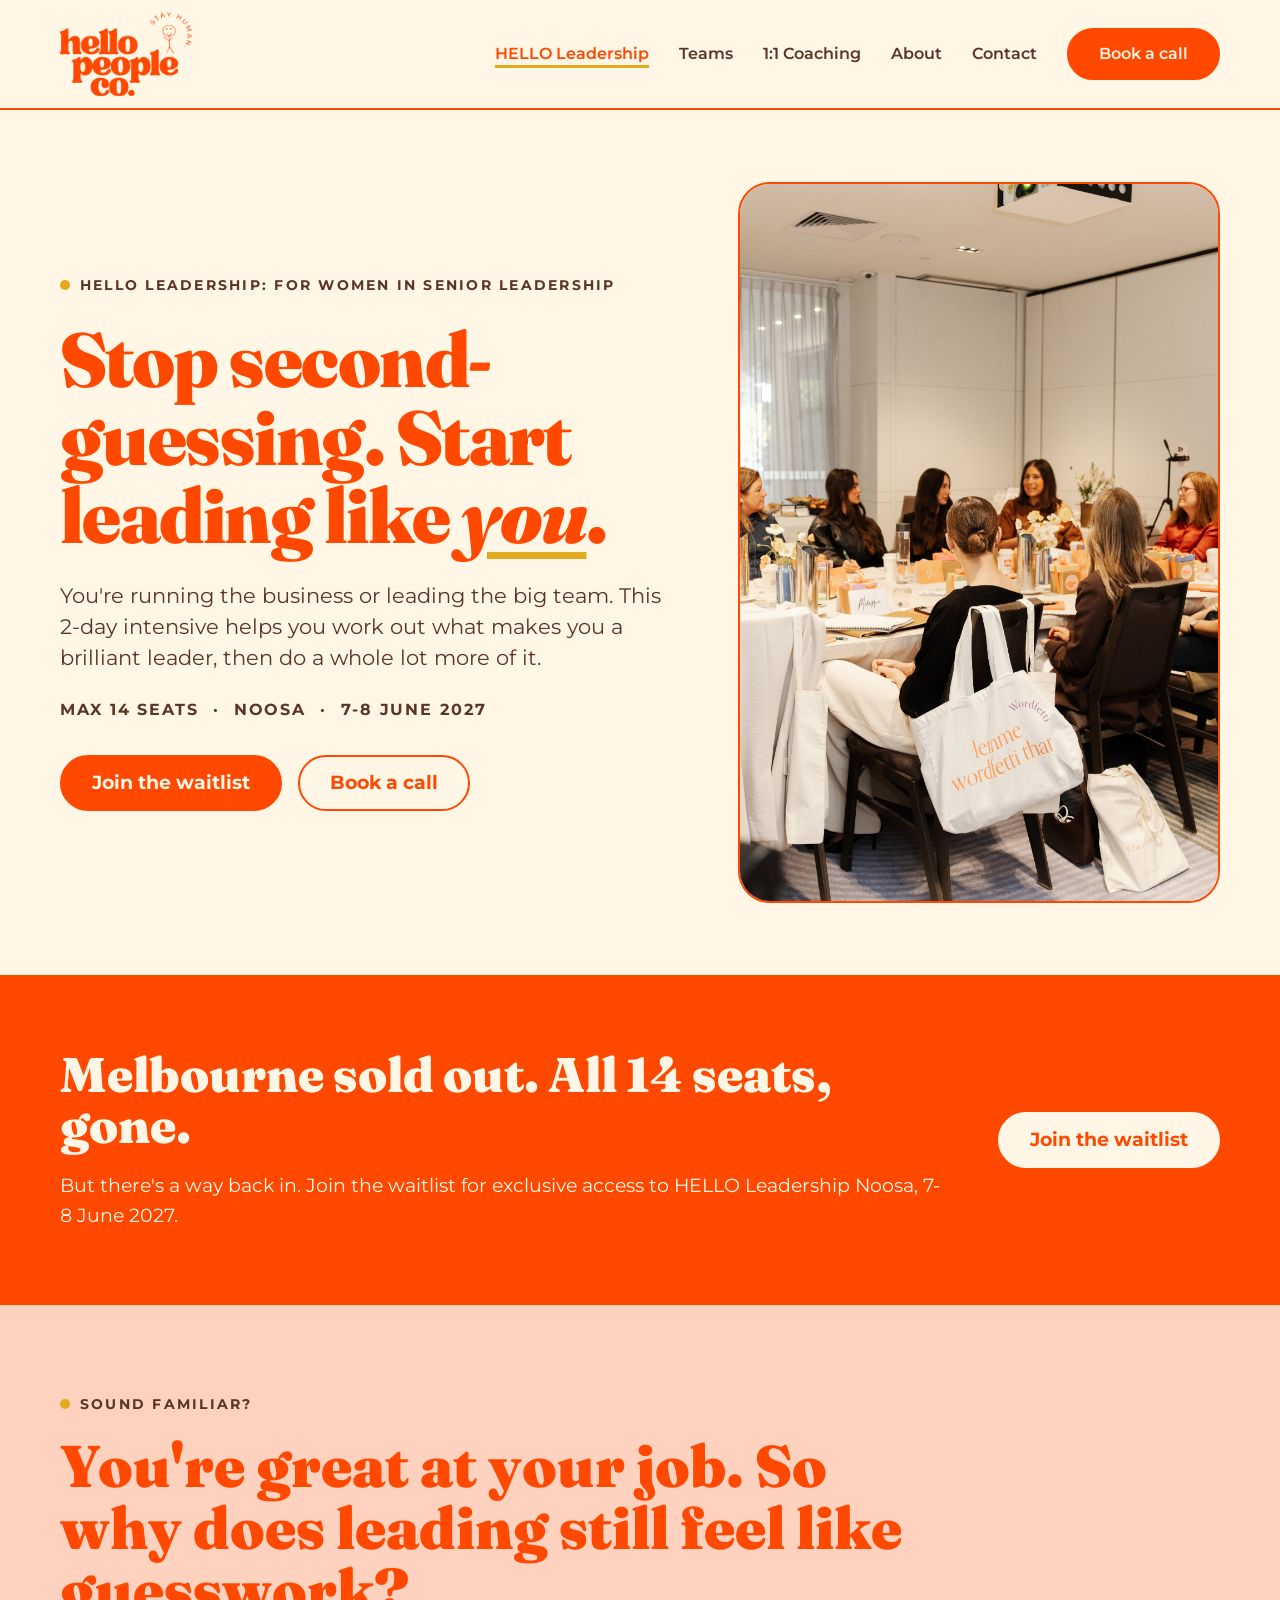
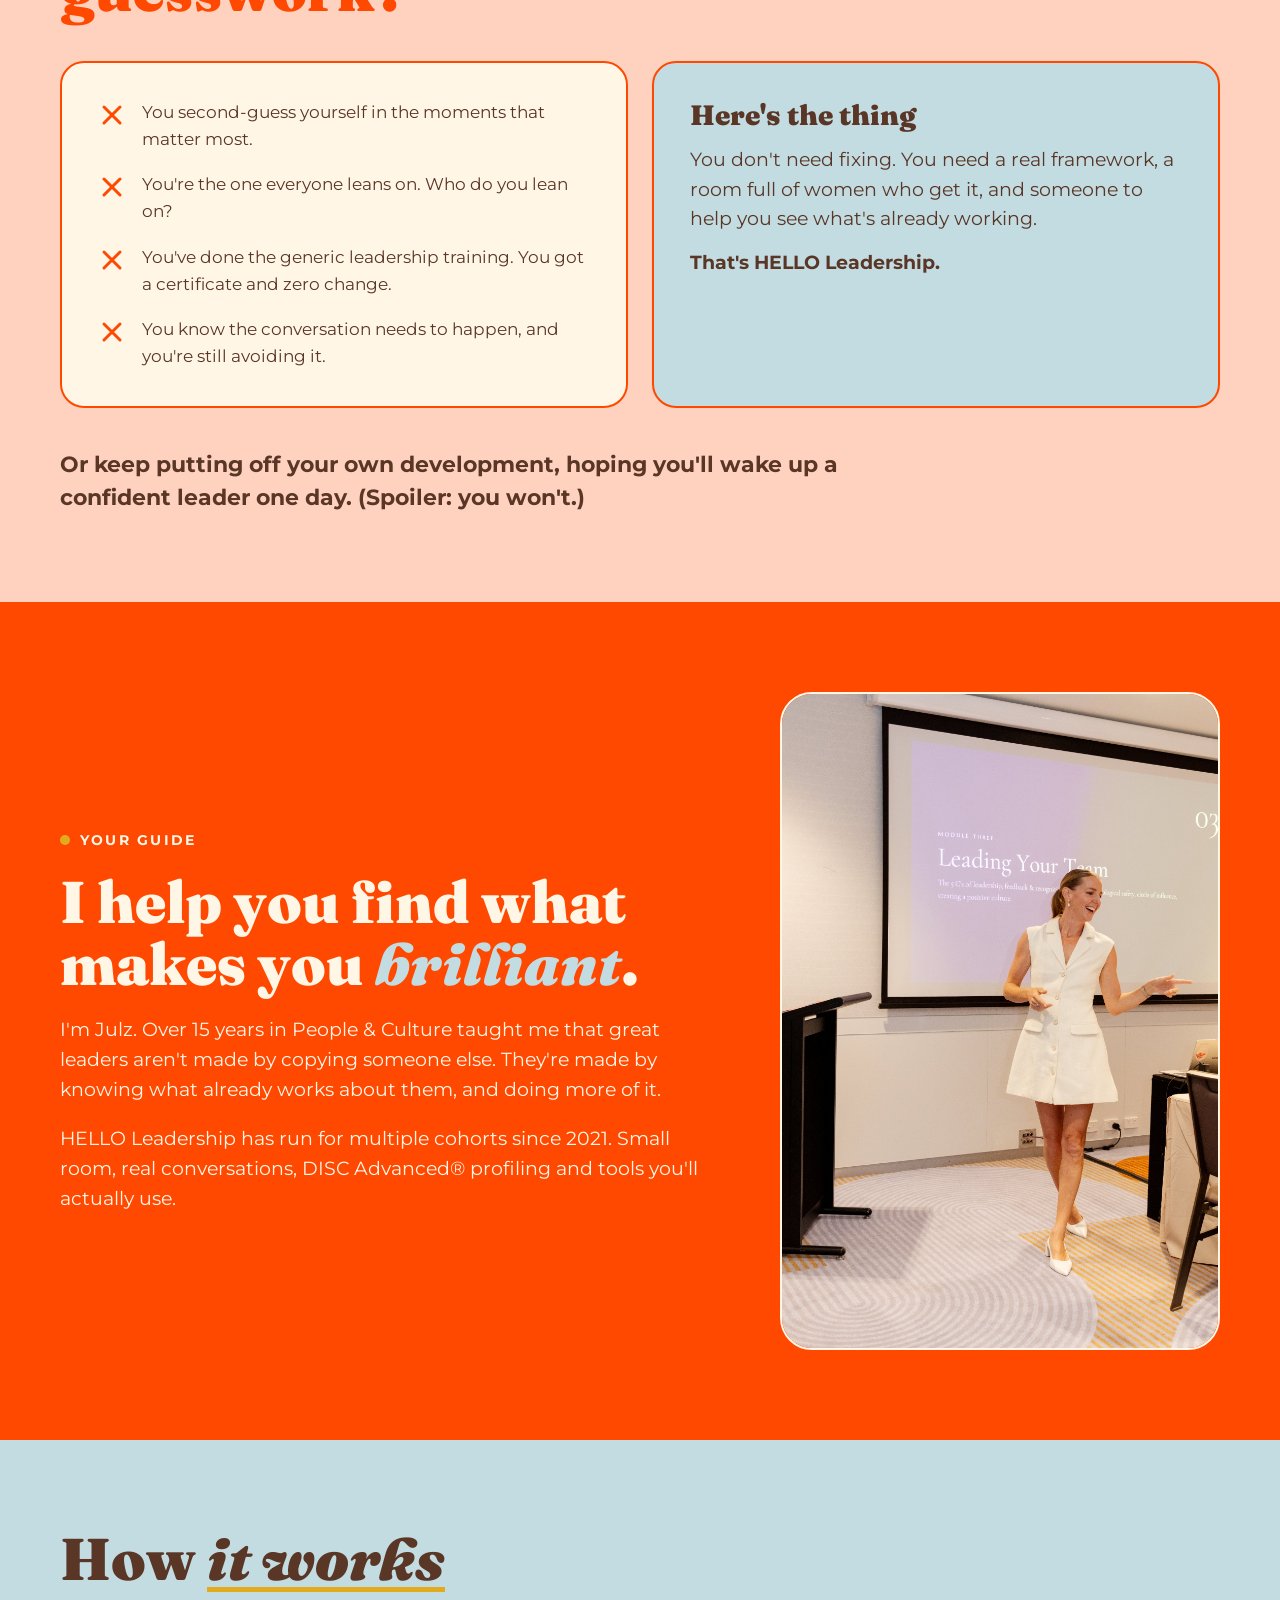
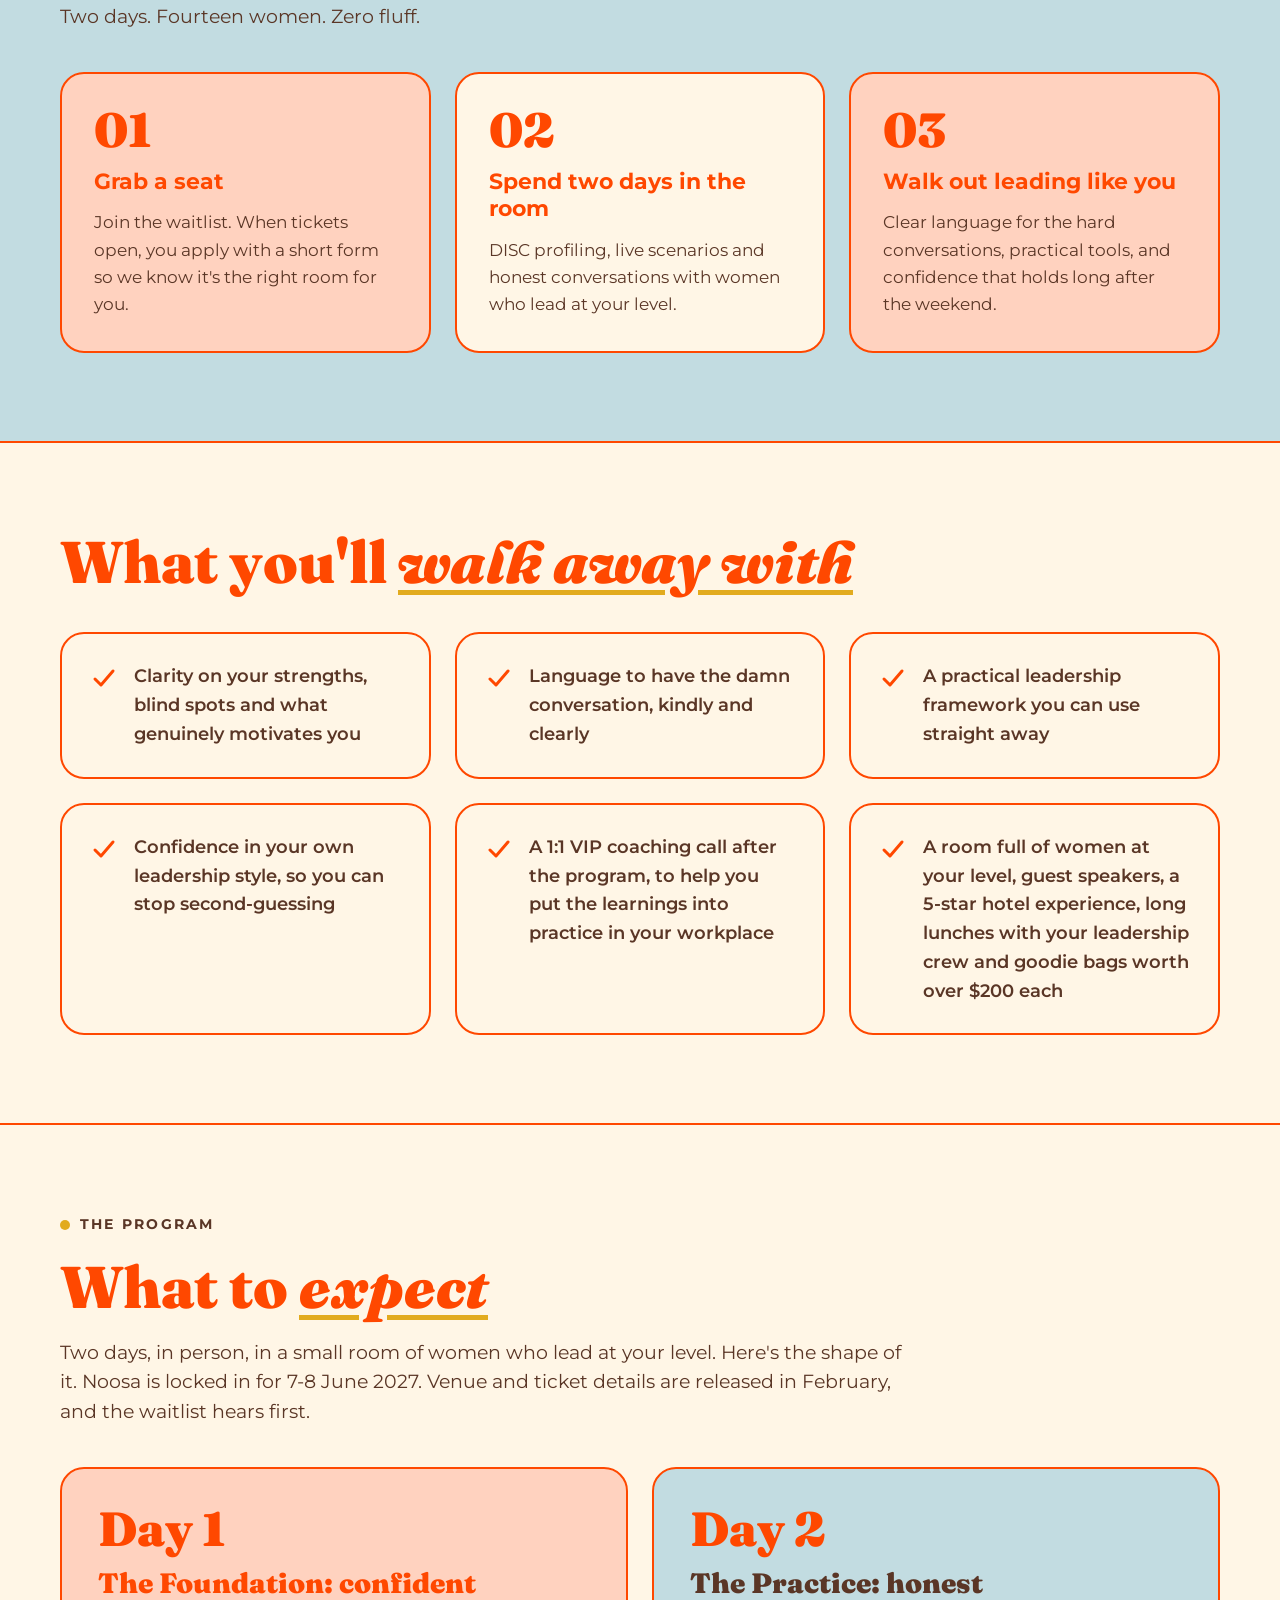
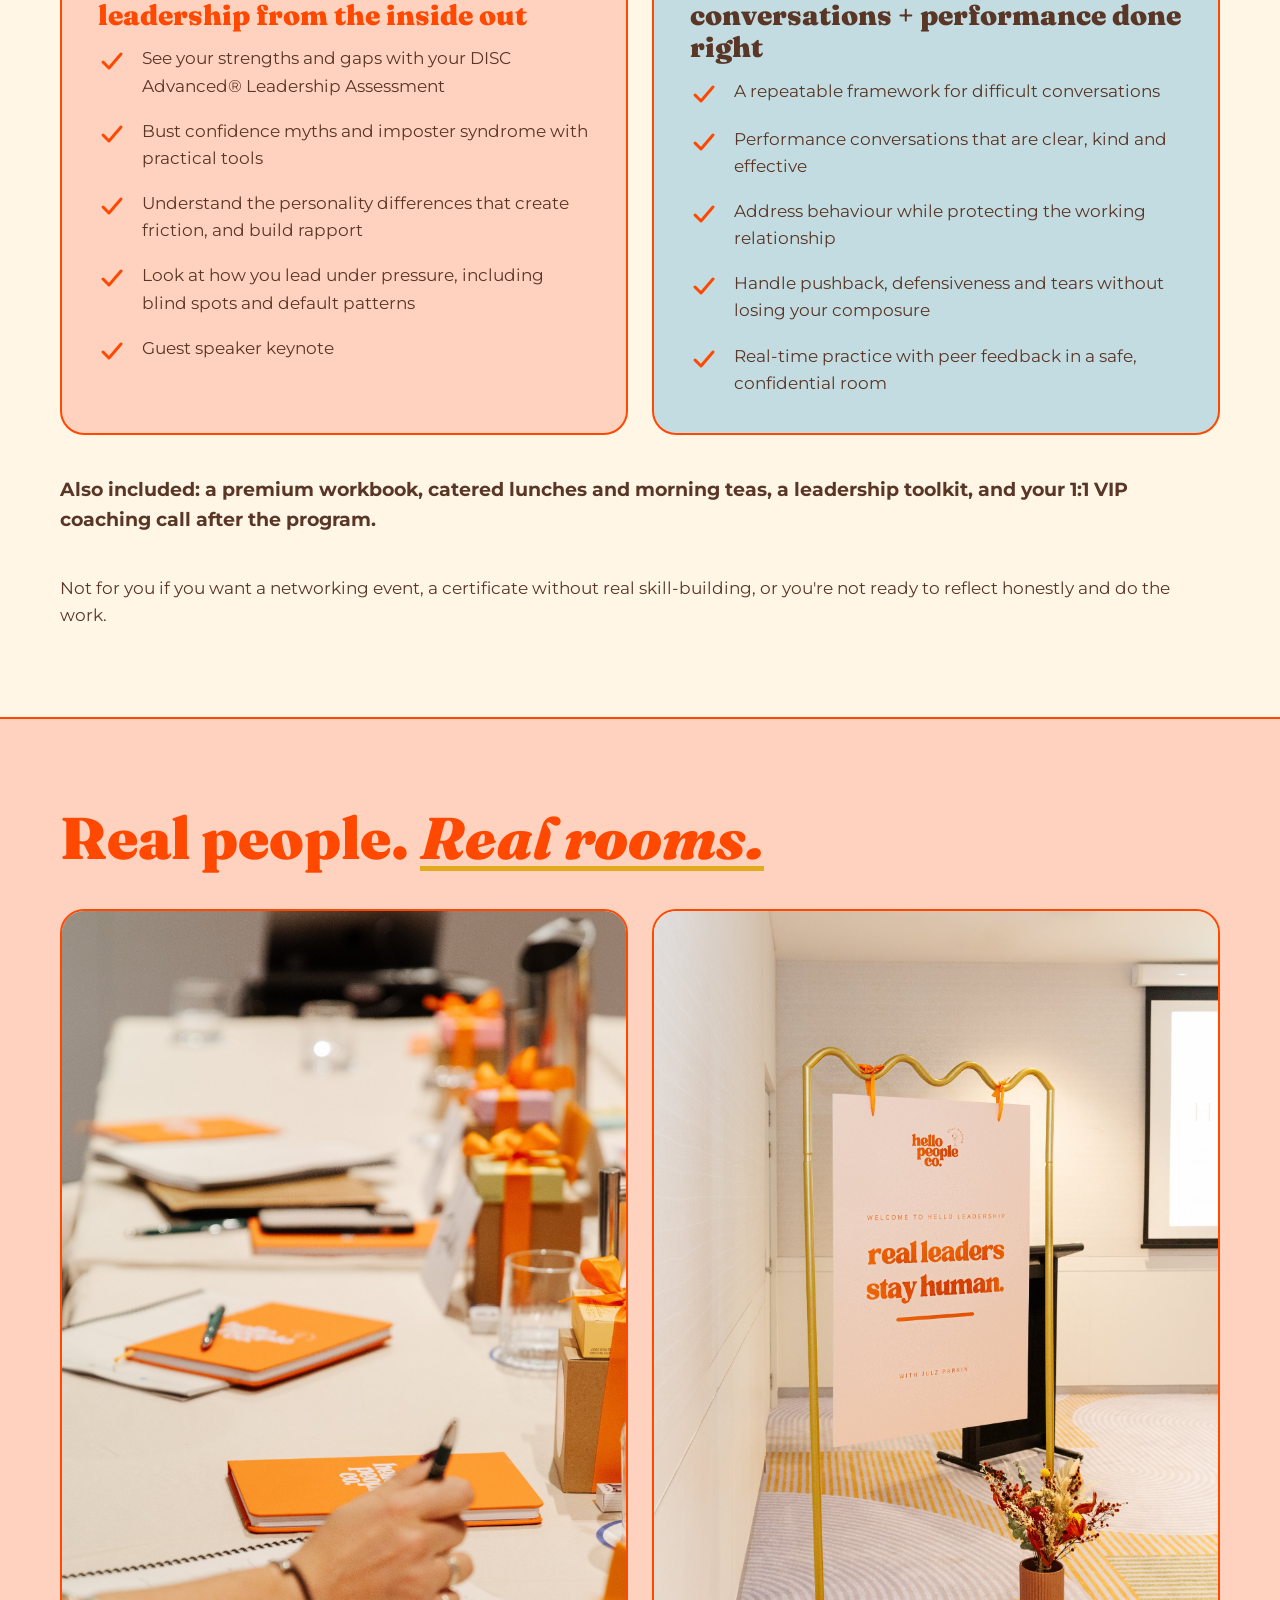
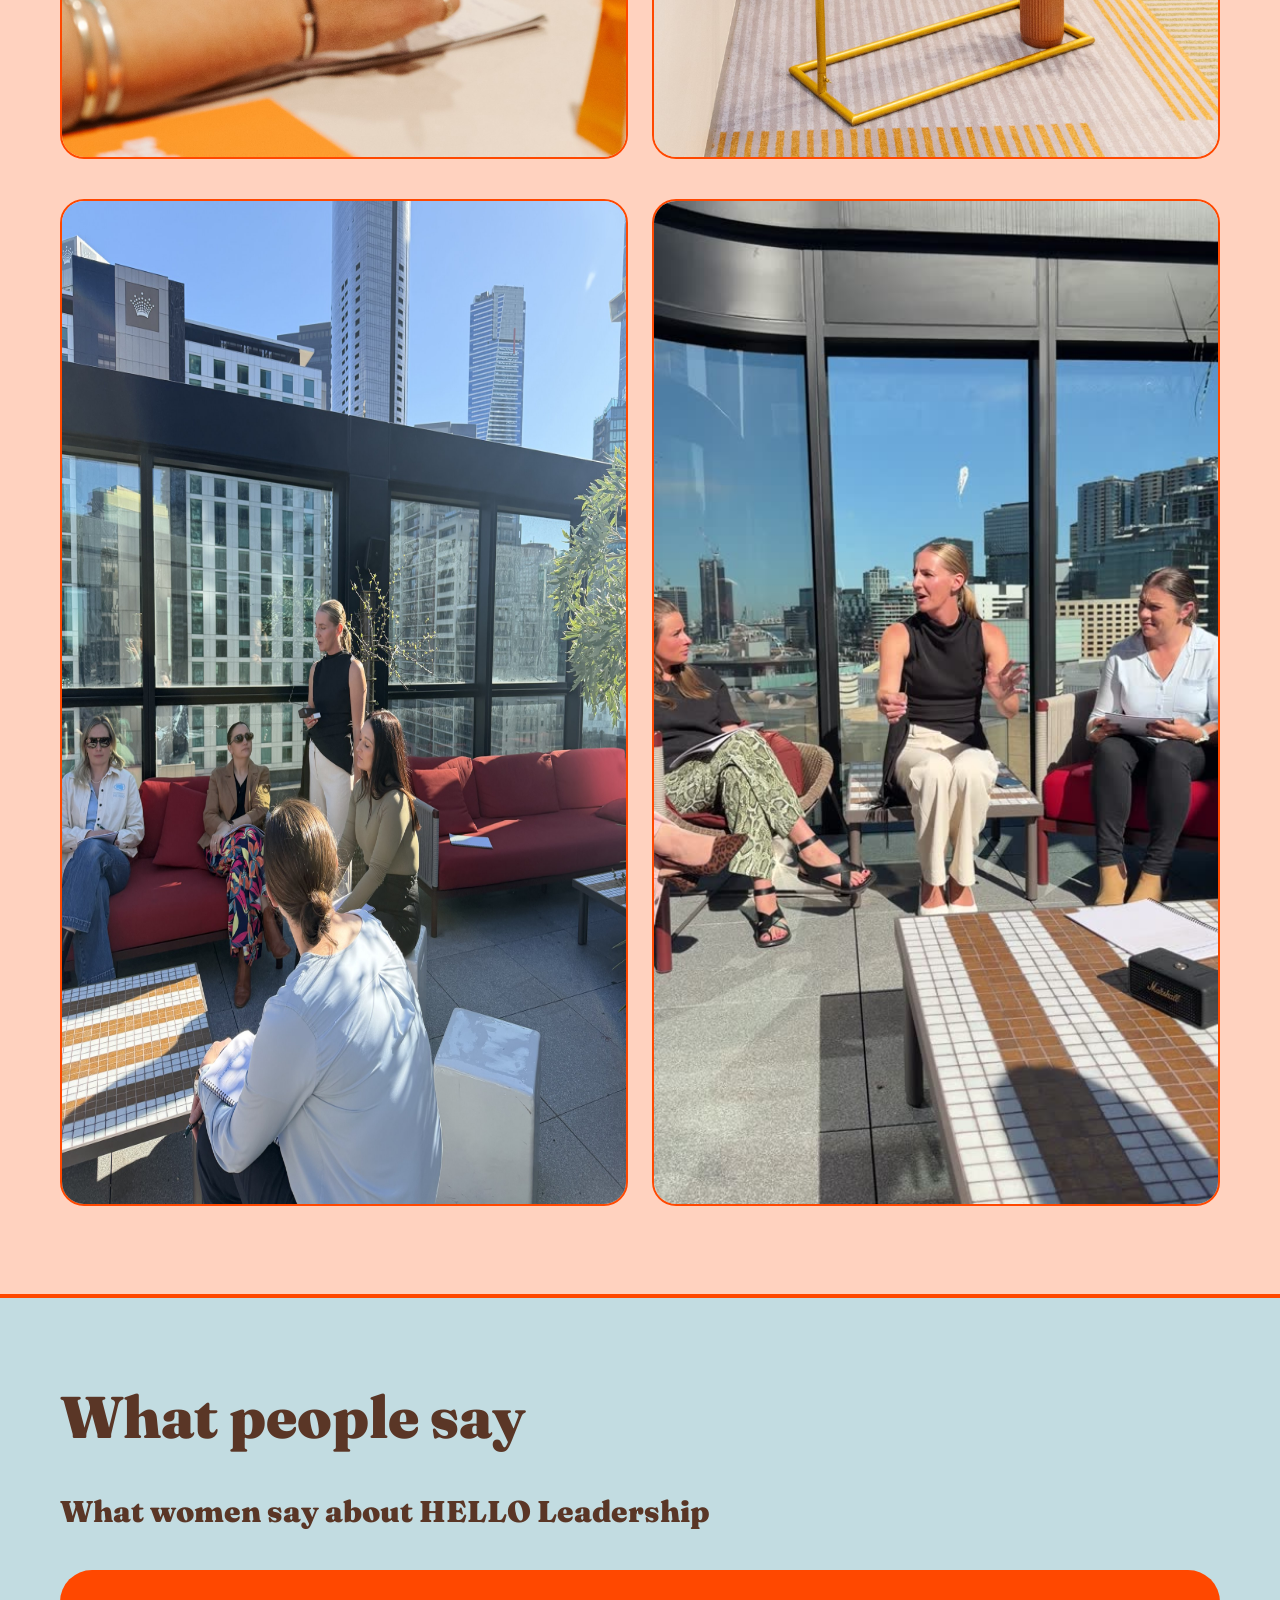
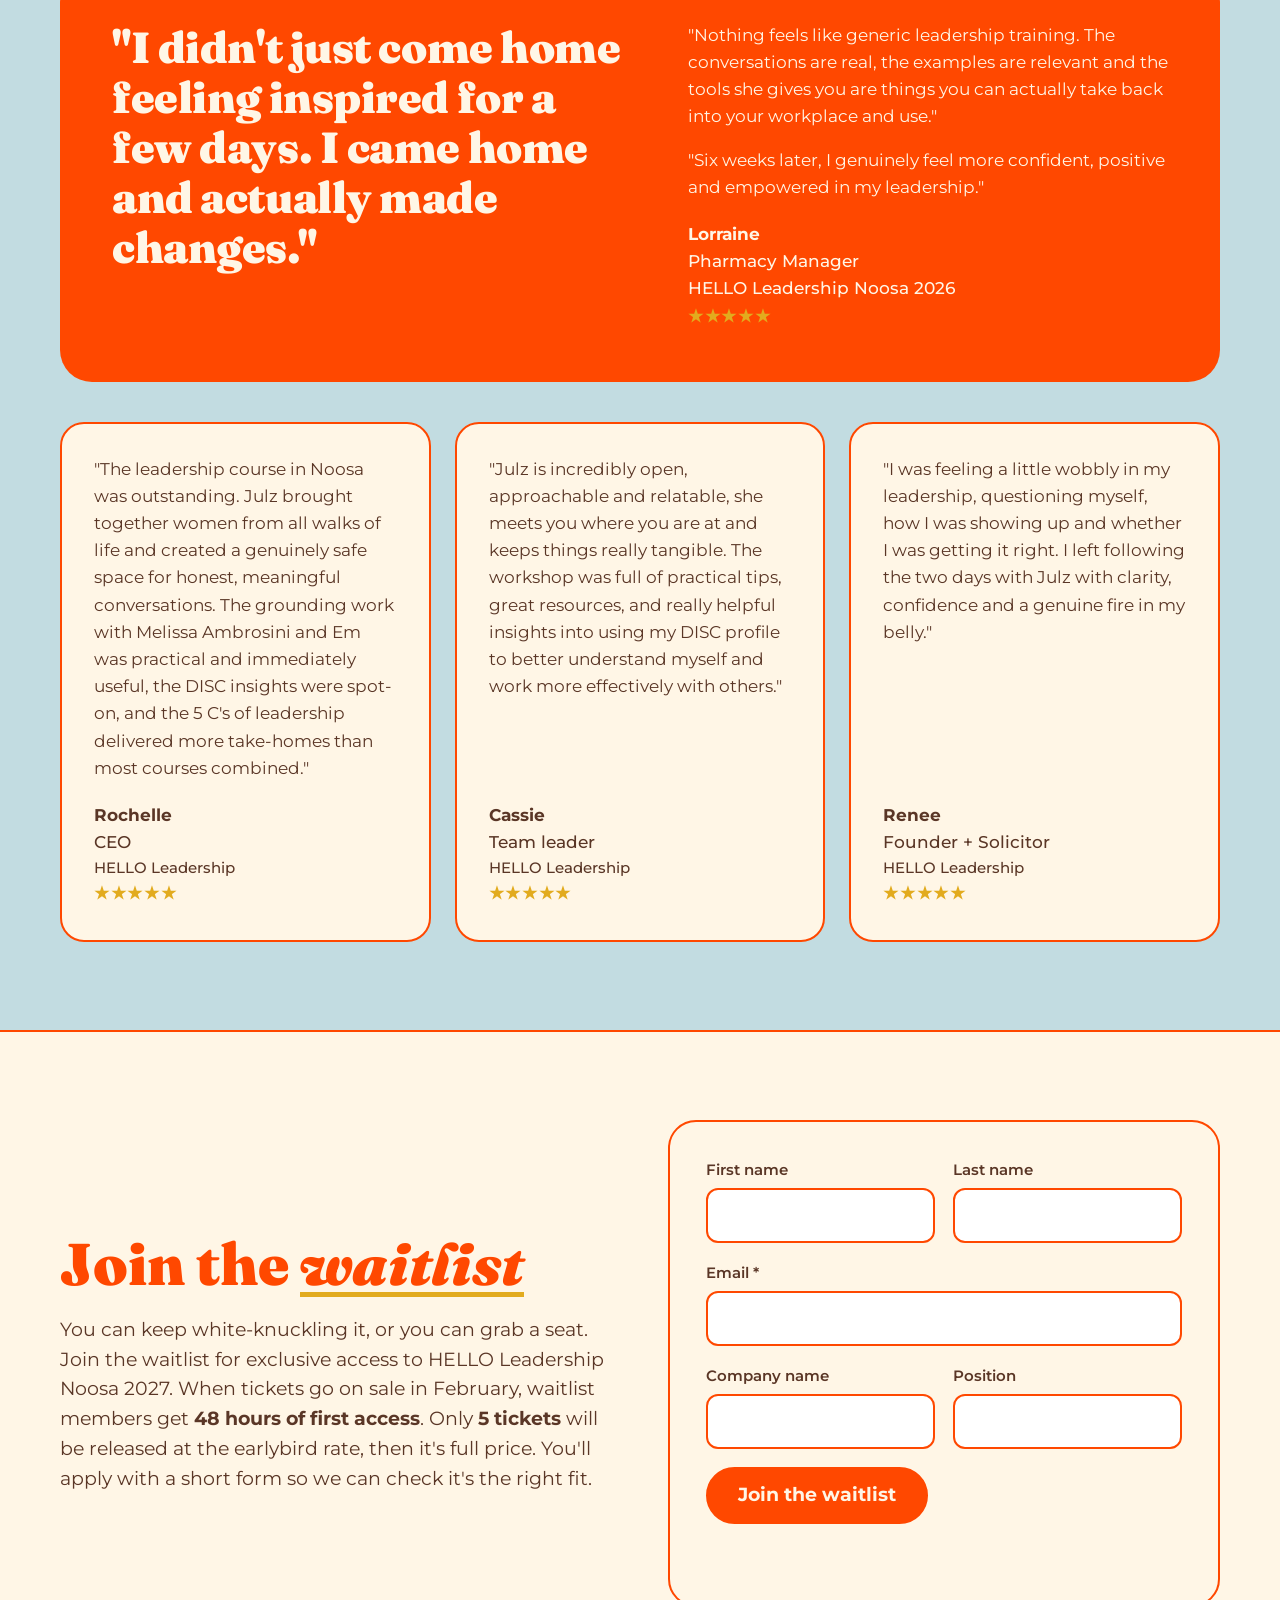
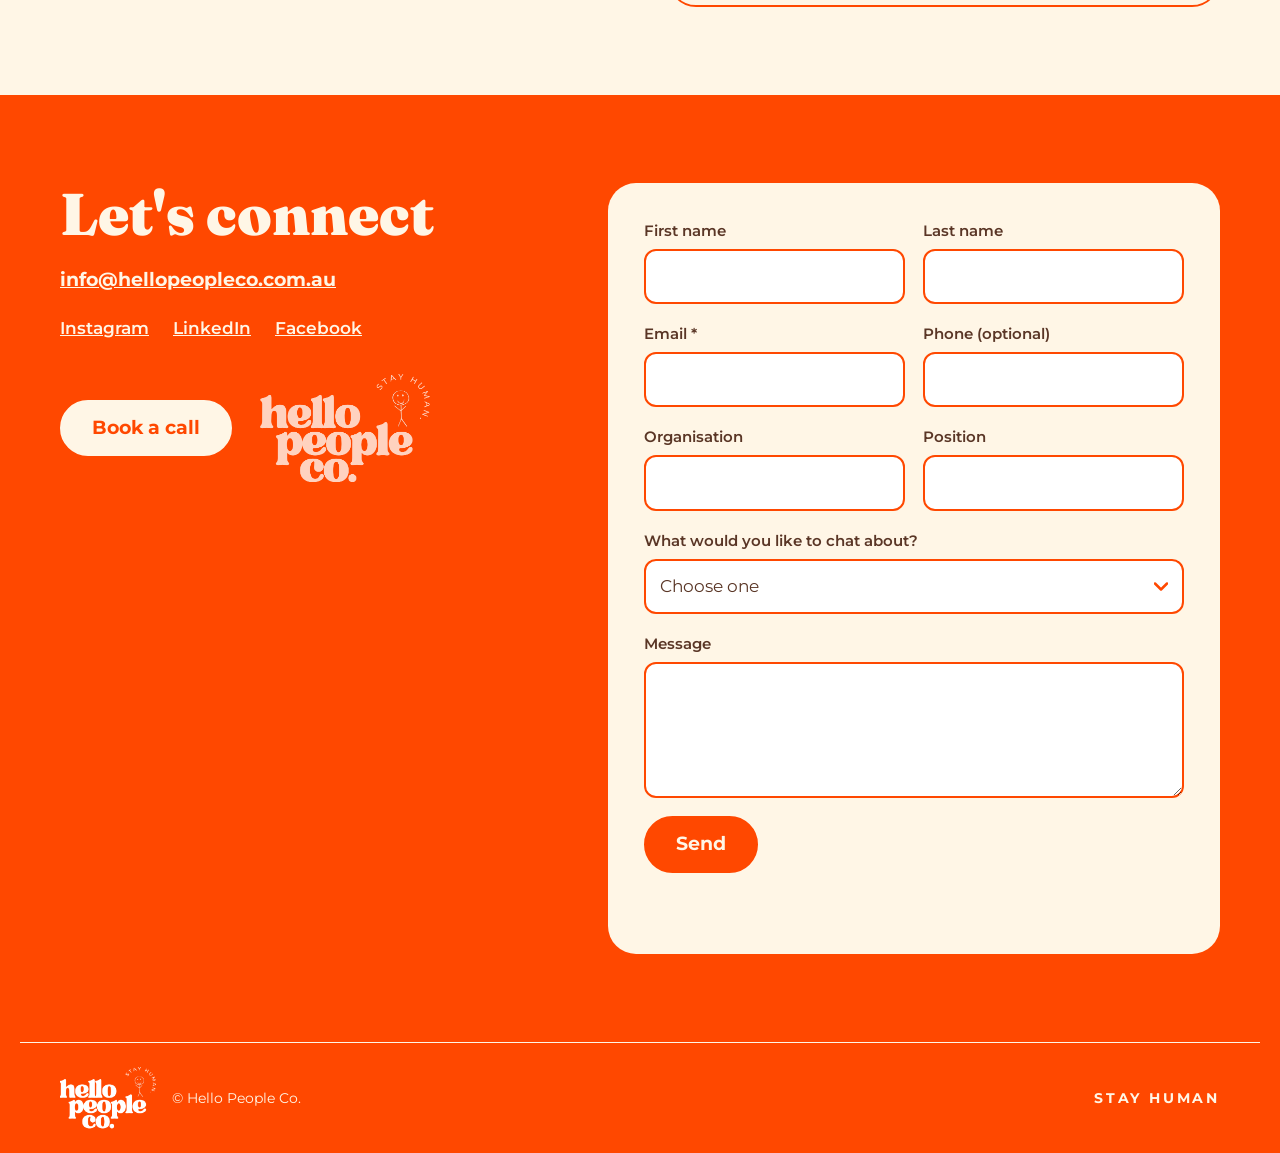
<file: hello-leadership.html>
<!doctype html>
<html lang="en-AU">
<head>
<meta charset="utf-8">
<meta name="viewport" content="width=device-width, initial-scale=1">
<title>HELLO Leadership | A 2-day intensive for women in senior leadership</title>
<meta name="description" content="A 2-day intensive for women in senior leadership who are done second-guessing themselves in the moments that matter most. Places are strictly limited to 14 women. Noosa 2027 waitlist open.">
<link rel="canonical" href="https://hellopeopleco.com.au/hello-leadership">
<meta property="og:type" content="website">
<meta property="og:site_name" content="Hello People Co.">
<meta property="og:title" content="HELLO Leadership | A 2-day intensive for women in senior leadership">
<meta property="og:description" content="A 2-day intensive for women in senior leadership who are done second-guessing themselves in the moments that matter most. Places are strictly limited to 14 women. Noosa 2027 waitlist open.">
<meta property="og:url" content="https://hellopeopleco.com.au/hello-leadership">
<meta property="og:image" content="https://hellopeopleco.com.au/images/roundtable-conversation.jpg">
<meta name="twitter:card" content="summary_large_image">
<meta name="theme-color" content="#ff4800">
<link rel="icon" href="favicon.svg" type="image/svg+xml">
<link rel="preconnect" href="https://fonts.googleapis.com">
<link rel="preconnect" href="https://fonts.gstatic.com" crossorigin>
<link href="https://fonts.googleapis.com/css2?family=Fraunces:ital,opsz,wght@0,9..144,700..900;1,9..144,700..900&amp;family=Montserrat:wght@400;500;600;700&amp;display=swap" rel="stylesheet">
<link rel="stylesheet" href="css/style.css">
</head>
<body>
<a class="skip-link" href="#main">Skip to content</a>
<header class="site-header">
<div class="header-inner">
<a href="index.html" aria-label="Hello People Co. home"><span class="logo" style="--w:132px"><img src="images/logos/logo-orange.png" alt="Hello People Co. Stay Human" width="3375" height="4500"></span></a>
<button class="nav-toggle" type="button" aria-expanded="false" aria-controls="site-nav" aria-label="Menu"><svg width="22" height="22" viewBox="0 0 22 22" fill="none" stroke="currentColor" stroke-width="2.5" stroke-linecap="round" aria-hidden="true"><path d="M3 6h16M3 11h16M3 16h16"/></svg></button>
<nav class="site-nav" id="site-nav" aria-label="Main">
<ul><li><a href="hello-leadership.html" aria-current="page">HELLO Leadership</a></li><li><a href="teams.html">Teams</a></li><li><a href="coaching.html">1:1 Coaching</a></li><li><a href="about.html">About</a></li><li><a href="contact.html">Contact</a></li><li><a class="btn" href="https://calendar.app.google/rN4LzEFnqo8xVcpdA" rel="noopener">Book a call</a></li></ul>
</nav>
</div>
</header>

<main id="main">
<section class="band band--cream">
<div class="wrap wrap--tight">
<div class="hero-grid">
<div class="hero-text">
<p class="eyebrow">HELLO Leadership: for women in senior leadership</p>
<h1>Stop second-guessing. Start leading like <em>you</em>.</h1>
<p class="lede">You're running the business or leading the big team. This 2-day intensive helps you work out what makes you a brilliant leader, then do a whole lot more of it.</p>
<p class="meta-line">Max 14 seats &nbsp;&middot;&nbsp; Noosa &nbsp;&middot;&nbsp; 7-8 June 2027</p><div class="btn-row"><a class="btn" href="#waitlist">Join the waitlist</a><a class="btn btn--secondary" href="https://calendar.app.google/rN4LzEFnqo8xVcpdA" rel="noopener">Book a call</a></div>
</div>
<div class="hero-photo"><img class="photo photo--lg" src="images/roundtable-conversation.jpg" alt="Women in conversation around the table at HELLO Leadership" width="1717" height="2576" loading="eager" decoding="async"></div>
</div>
</div>
</section>

<section class="band band--orange band--rule-top band--rule-bottom band--tight">
<div class="wrap">
<div class="split">
<div class="split__text"><h2>Melbourne sold out. All 14 seats, gone.</h2><p class="text-lg">But there's a way back in. Join the waitlist for exclusive access to HELLO Leadership Noosa, 7-8 June 2027.</p></div>
<div><a class="btn btn--secondary" href="#waitlist">Join the waitlist</a></div>
</div>
</div>
</section>

<section class="band band--peach band--rule-bottom">
<div class="wrap">
<div class="stack stack--lg measure"><p class="eyebrow">Sound familiar?</p><h2>You're great at your job. So why does leading still feel like guesswork?</h2></div>
<div class="row row--2 row--stretch">
<div class="card card--lg"><ul class="list"><li><svg class="icon" viewBox="0 0 28 28" fill="none" stroke="currentColor" stroke-width="3" stroke-linecap="round" aria-hidden="true"><path d="M6 6l16 16M22 6L6 22"/></svg><span>You second-guess yourself in the moments that matter most.</span></li><li><svg class="icon" viewBox="0 0 28 28" fill="none" stroke="currentColor" stroke-width="3" stroke-linecap="round" aria-hidden="true"><path d="M6 6l16 16M22 6L6 22"/></svg><span>You're the one everyone leans on. Who do you lean on?</span></li><li><svg class="icon" viewBox="0 0 28 28" fill="none" stroke="currentColor" stroke-width="3" stroke-linecap="round" aria-hidden="true"><path d="M6 6l16 16M22 6L6 22"/></svg><span>You've done the generic leadership training. You got a certificate and zero change.</span></li><li><svg class="icon" viewBox="0 0 28 28" fill="none" stroke="currentColor" stroke-width="3" stroke-linecap="round" aria-hidden="true"><path d="M6 6l16 16M22 6L6 22"/></svg><span>You know the conversation needs to happen, and you're still avoiding it.</span></li></ul></div>
<div class="card card--blue card--lg"><h3>Here's the thing</h3><p class="text-lg">You don't need fixing. You need a real framework, a room full of women who get it, and someone to help you see what's already working.</p><p class="text-lg bold">That's HELLO Leadership.</p></div>
</div>
<p class="text-xl bold measure">Or keep putting off your own development, hoping you'll wake up a confident leader one day. (Spoiler: you won't.)</p>
</div>
</section>

<section class="band band--orange band--rule-bottom">
<div class="wrap">
<div class="split">
<div class="split__text">
<p class="eyebrow">Your guide</p>
<h2>I help you find what makes you <em class="blue-word">brilliant</em>.</h2>
<p class="text-lg">I'm Julz. Over 15 years in People &amp; Culture taught me that great leaders aren't made by copying someone else. They're made by knowing what already works about them, and doing more of it.</p>
<p class="text-lg">HELLO Leadership has run for multiple cohorts since 2021. Small room, real conversations, DISC Advanced&reg; profiling and tools you'll actually use.</p>
</div>
<div class="split__photo"><img class="photo photo--lg" src="images/julz-presenting.jpg" alt="Julz presenting at a leadership workshop" width="1717" height="2576" loading="lazy" decoding="async"></div>
</div>
</div>
</section>

<section class="band band--blue band--rule-bottom">
<div class="wrap">
<div class="steps-head"><div class="stack"><h2>How <em>it works</em></h2><p class="text-lg">Two days. Fourteen women. Zero fluff.</p></div></div>
<div class="row row--3 row--stretch"><div class="card card--peach step"><span class="step__num">01</span><h3>Grab a seat</h3><p>Join the waitlist. When tickets open, you apply with a short form so we know it's the right room for you.</p></div><div class="card card--cream step"><span class="step__num">02</span><h3>Spend two days in the room</h3><p>DISC profiling, live scenarios and honest conversations with women who lead at your level.</p></div><div class="card card--peach step"><span class="step__num">03</span><h3>Walk out leading like you</h3><p>Clear language for the hard conversations, practical tools, and confidence that holds long after the weekend.</p></div></div>
</div>
</section>

<section class="band band--cream band--rule-bottom">
<div class="wrap">
<h2>What you'll <em>walk away with</em></h2>
<div class="row row--3 row--stretch">
<div class="card card--sm card--row checks"><svg class="icon" viewBox="0 0 28 28" fill="none" stroke="currentColor" stroke-width="3" stroke-linecap="round" stroke-linejoin="round" aria-hidden="true"><path d="M5 15l6 6L23 7"/></svg><p class="bold">Clarity on your strengths, blind spots and what genuinely motivates you</p></div><div class="card card--sm card--row checks"><svg class="icon" viewBox="0 0 28 28" fill="none" stroke="currentColor" stroke-width="3" stroke-linecap="round" stroke-linejoin="round" aria-hidden="true"><path d="M5 15l6 6L23 7"/></svg><p class="bold">Language to have the damn conversation, kindly and clearly</p></div><div class="card card--sm card--row checks"><svg class="icon" viewBox="0 0 28 28" fill="none" stroke="currentColor" stroke-width="3" stroke-linecap="round" stroke-linejoin="round" aria-hidden="true"><path d="M5 15l6 6L23 7"/></svg><p class="bold">A practical leadership framework you can use straight away</p></div><div class="card card--sm card--row checks"><svg class="icon" viewBox="0 0 28 28" fill="none" stroke="currentColor" stroke-width="3" stroke-linecap="round" stroke-linejoin="round" aria-hidden="true"><path d="M5 15l6 6L23 7"/></svg><p class="bold">Confidence in your own leadership style, so you can stop second-guessing</p></div><div class="card card--sm card--row checks"><svg class="icon" viewBox="0 0 28 28" fill="none" stroke="currentColor" stroke-width="3" stroke-linecap="round" stroke-linejoin="round" aria-hidden="true"><path d="M5 15l6 6L23 7"/></svg><p class="bold">A 1:1 VIP coaching call after the program, to help you put the learnings into practice in your workplace</p></div><div class="card card--sm card--row checks"><svg class="icon" viewBox="0 0 28 28" fill="none" stroke="currentColor" stroke-width="3" stroke-linecap="round" stroke-linejoin="round" aria-hidden="true"><path d="M5 15l6 6L23 7"/></svg><p class="bold">A room full of women at your level, guest speakers, a 5-star hotel experience, long lunches with your leadership crew and goodie bags worth over $200 each</p></div>
</div>
</div>
</section>

<section class="band band--cream band--rule-bottom">
<div class="wrap">
<div class="stack stack--lg measure"><p class="eyebrow">The program</p><h2>What to <em>expect</em></h2><p class="text-lg">Two days, in person, in a small room of women who lead at your level. Here's the shape of it. Noosa is locked in for 7-8 June 2027. Venue and ticket details are released in February, and the waitlist hears first.</p></div>
<div class="row row--2 row--stretch">
<div class="card card--peach card--lg"><span class="step__num">Day 1</span><h3>The Foundation: confident leadership from the inside out</h3><ul class="list"><li><svg class="icon" viewBox="0 0 28 28" fill="none" stroke="currentColor" stroke-width="3" stroke-linecap="round" stroke-linejoin="round" aria-hidden="true"><path d="M5 15l6 6L23 7"/></svg><span>See your strengths and gaps with your DISC Advanced&reg; Leadership Assessment</span></li><li><svg class="icon" viewBox="0 0 28 28" fill="none" stroke="currentColor" stroke-width="3" stroke-linecap="round" stroke-linejoin="round" aria-hidden="true"><path d="M5 15l6 6L23 7"/></svg><span>Bust confidence myths and imposter syndrome with practical tools</span></li><li><svg class="icon" viewBox="0 0 28 28" fill="none" stroke="currentColor" stroke-width="3" stroke-linecap="round" stroke-linejoin="round" aria-hidden="true"><path d="M5 15l6 6L23 7"/></svg><span>Understand the personality differences that create friction, and build rapport</span></li><li><svg class="icon" viewBox="0 0 28 28" fill="none" stroke="currentColor" stroke-width="3" stroke-linecap="round" stroke-linejoin="round" aria-hidden="true"><path d="M5 15l6 6L23 7"/></svg><span>Look at how you lead under pressure, including blind spots and default patterns</span></li><li><svg class="icon" viewBox="0 0 28 28" fill="none" stroke="currentColor" stroke-width="3" stroke-linecap="round" stroke-linejoin="round" aria-hidden="true"><path d="M5 15l6 6L23 7"/></svg><span>Guest speaker keynote</span></li></ul></div>
<div class="card card--blue card--lg"><span class="step__num">Day 2</span><h3>The Practice: honest conversations + performance done right</h3><ul class="list"><li><svg class="icon" viewBox="0 0 28 28" fill="none" stroke="currentColor" stroke-width="3" stroke-linecap="round" stroke-linejoin="round" aria-hidden="true"><path d="M5 15l6 6L23 7"/></svg><span>A repeatable framework for difficult conversations</span></li><li><svg class="icon" viewBox="0 0 28 28" fill="none" stroke="currentColor" stroke-width="3" stroke-linecap="round" stroke-linejoin="round" aria-hidden="true"><path d="M5 15l6 6L23 7"/></svg><span>Performance conversations that are clear, kind and effective</span></li><li><svg class="icon" viewBox="0 0 28 28" fill="none" stroke="currentColor" stroke-width="3" stroke-linecap="round" stroke-linejoin="round" aria-hidden="true"><path d="M5 15l6 6L23 7"/></svg><span>Address behaviour while protecting the working relationship</span></li><li><svg class="icon" viewBox="0 0 28 28" fill="none" stroke="currentColor" stroke-width="3" stroke-linecap="round" stroke-linejoin="round" aria-hidden="true"><path d="M5 15l6 6L23 7"/></svg><span>Handle pushback, defensiveness and tears without losing your composure</span></li><li><svg class="icon" viewBox="0 0 28 28" fill="none" stroke="currentColor" stroke-width="3" stroke-linecap="round" stroke-linejoin="round" aria-hidden="true"><path d="M5 15l6 6L23 7"/></svg><span>Real-time practice with peer feedback in a safe, confidential room</span></li></ul></div>
</div>
<p class="text-lg bold">Also included: a premium workbook, catered lunches and morning teas, a leadership toolkit, and your 1:1 VIP coaching call after the program.</p>
<p>Not for you if you want a networking event, a certificate without real skill-building, or you're not ready to reflect honestly and do the work.</p>
</div>
</section>

<section class="band band--peach band--rule-bottom">
<div class="wrap">
<h2>Real people. <em>Real rooms.</em></h2>
<div class="photo-row"><img class="photo" src="images/notebooks-and-gifts.jpg" alt="HELLO Leadership notebooks and gifts set at the table" width="1717" height="2576" loading="lazy" decoding="async"><img class="photo" src="images/welcome-sign.jpg" alt="Welcome to HELLO Leadership sign: real leaders stay human" width="1717" height="2576" loading="lazy" decoding="async"></div>
<div class="media-row media-row--pair"><img class="photo" src="images/rooftop-session.jpg" alt="Julz leading a conversation with women on a sunny rooftop terrace" width="1932" height="2576" loading="lazy" decoding="async"><div class="loop"><video muted loop playsinline preload="metadata" poster="videos/rooftop-session-loop.jpg" role="img" aria-label="Women in conversation on a rooftop terrace at HELLO Leadership" width="540" height="960"><source src="videos/rooftop-session-loop.mp4" type="video/mp4"></video></div></div>
</div>
</section>

<section id="reviews" class="band band--blue band--rule-top band--rule-bottom">
<div class="wrap">
<h2>What people say</h2>
<h3 class="group-title">What women say about HELLO Leadership</h3>
<figure class="featured-quote">
<blockquote><p>"I didn't just come home feeling inspired for a few days. I came home and actually made changes."</p></blockquote>
<div class="more">
<p>"Nothing feels like generic leadership training. The conversations are real, the examples are relevant and the tools she gives you are things you can actually take back into your workplace and use."</p>
<p>"Six weeks later, I genuinely feel more confident, positive and empowered in my leadership."</p>
<figcaption>Lorraine<span class="role">Pharmacy Manager</span><span class="role">HELLO Leadership Noosa 2026</span><span class="stars" aria-label="5 out of 5 stars">★★★★★</span></figcaption>
</div>
</figure>
<div class="row row--3 row--stretch"><figure class="quote"><blockquote><p>"The leadership course in Noosa was outstanding. Julz brought together women from all walks of life and created a genuinely safe space for honest, meaningful conversations. The grounding work with Melissa Ambrosini and Em was practical and immediately useful, the DISC insights were spot-on, and the 5 C's of leadership delivered more take-homes than most courses combined."</p></blockquote><figcaption>Rochelle<span class="role">CEO</span><span class="program">HELLO Leadership</span><span class="stars" aria-label="5 out of 5 stars">★★★★★</span></figcaption></figure><figure class="quote"><blockquote><p>"Julz is incredibly open, approachable and relatable, she meets you where you are at and keeps things really tangible. The workshop was full of practical tips, great resources, and really helpful insights into using my DISC profile to better understand myself and work more effectively with others."</p></blockquote><figcaption>Cassie<span class="role">Team leader</span><span class="program">HELLO Leadership</span><span class="stars" aria-label="5 out of 5 stars">★★★★★</span></figcaption></figure><figure class="quote"><blockquote><p>"I was feeling a little wobbly in my leadership, questioning myself, how I was showing up and whether I was getting it right. I left following the two days with Julz with clarity, confidence and a genuine fire in my belly."</p></blockquote><figcaption>Renee<span class="role">Founder + Solicitor</span><span class="program">HELLO Leadership</span><span class="stars" aria-label="5 out of 5 stars">★★★★★</span></figcaption></figure></div>
</div>
</section>

<section id="waitlist" class="band band--cream">
<div class="wrap">
<div class="split">
<div class="split__text">
<h2>Join the <em>waitlist</em></h2>
<p class="text-lg">You can keep white-knuckling it, or you can grab a seat. Join the waitlist for exclusive access to HELLO Leadership Noosa 2027. When tickets go on sale in February, waitlist members get <strong>48 hours of first access</strong>. Only <strong>5 tickets</strong> will be released at the earlybird rate, then it's full price. You'll apply with a short form so we can check it's the right fit.</p>
</div>
<div style="flex:1 1 480px;min-width:0" class="wl-form"><form class="form form--bordered" action="https://formspree.io/f/myewepaq" method="POST" data-done="You're on the list! I'll be in touch when Noosa 2027 opens.">
<input type="hidden" name="_subject" value="HELLO Leadership Noosa 2027 waitlist">
<div class="hp" aria-hidden="true"><label>Leave this empty <input type="text" name="_gotcha" tabindex="-1" autocomplete="off"></label></div>
<div class="field"><label for="w-first_name">First name</label><input id="w-first_name" name="first_name" type="text"></div><div class="field"><label for="w-last_name">Last name</label><input id="w-last_name" name="last_name" type="text"></div><div class="field field--full"><label for="w-email">Email *</label><input id="w-email" name="email" type="email" required autocomplete="email"></div><div class="field"><label for="w-company">Company name</label><input id="w-company" name="company" type="text"></div><div class="field"><label for="w-position">Position</label><input id="w-position" name="position" type="text"></div>
<button class="btn" type="submit">Join the waitlist</button>
<p class="form-status" role="status" aria-live="polite"></p>
</form></div>
</div>
</div>
</section>

</main>
<section id="contact" class="band band--orange contact-band">
<div class="wrap">
<div class="contact-info">
<h2>Let's connect</h2>
<p class="text-lg"><a href="mailto:info@hellopeopleco.com.au" class="bold">info@hellopeopleco.com.au</a></p>
<p class="social"><a href="https://www.instagram.com/hellopeople_co" rel="noopener">Instagram</a> <a href="https://www.linkedin.com/in/julz-parkin-51998225/" rel="noopener">LinkedIn</a> <a href="https://www.facebook.com/hellohellopeopleco" rel="noopener">Facebook</a></p>
<div class="contact-actions"><a class="btn btn--secondary" href="https://calendar.app.google/rN4LzEFnqo8xVcpdA" rel="noopener">Book a call</a><span class="logo" style="--w:170px"><img src="images/logos/logo-peach.png" alt="Hello People Co. Stay Human" width="3375" height="4500" loading="lazy"></span></div>
</div>
<form class="form" action="https://formspree.io/f/mljbjlkk" method="POST" data-done="Thanks! Your message is on its way. I will be in touch soon.">
<input type="hidden" name="_subject" value="New message from the Hello People Co. website">
<div class="hp" aria-hidden="true"><label>Leave this empty <input type="text" name="_gotcha" tabindex="-1" autocomplete="off"></label></div>
<div class="field"><label for="c-first_name">First name</label><input id="c-first_name" name="first_name" type="text"></div><div class="field"><label for="c-last_name">Last name</label><input id="c-last_name" name="last_name" type="text"></div><div class="field"><label for="c-email">Email *</label><input id="c-email" name="email" type="email" required autocomplete="email"></div><div class="field"><label for="c-phone">Phone (optional)</label><input id="c-phone" name="phone" type="tel" autocomplete="tel"></div><div class="field"><label for="c-organisation">Organisation</label><input id="c-organisation" name="organisation" type="text"></div><div class="field"><label for="c-position">Position</label><input id="c-position" name="position" type="text"></div><div class="field field--full"><label for="c-topic">What would you like to chat about?</label><select id="c-topic" name="topic"><option value="" selected disabled>Choose one</option><option>In-house leadership programs or team workshops</option><option>HELLO Leadership</option><option>1:1 coaching</option><option>DISC Profiling</option><option>Something else</option></select></div><div class="field field--full"><label for="c-message">Message</label><textarea id="c-message" name="message" rows="4"></textarea></div>
<button class="btn" type="submit">Send</button>
<p class="form-status" role="status" aria-live="polite"></p>
</form>
</div>
<div class="site-footer"><span class="brand"><span class="logo" style="--w:96px"><img src="images/logos/logo-white.png" alt="Hello People Co. Stay Human" width="3375" height="4500" loading="lazy"></span><span>&copy; Hello People Co.</span></span><span class="tag">STAY HUMAN</span></div>
</section>

<script src="js/site.js" defer></script>
</body>
</html>
</file>
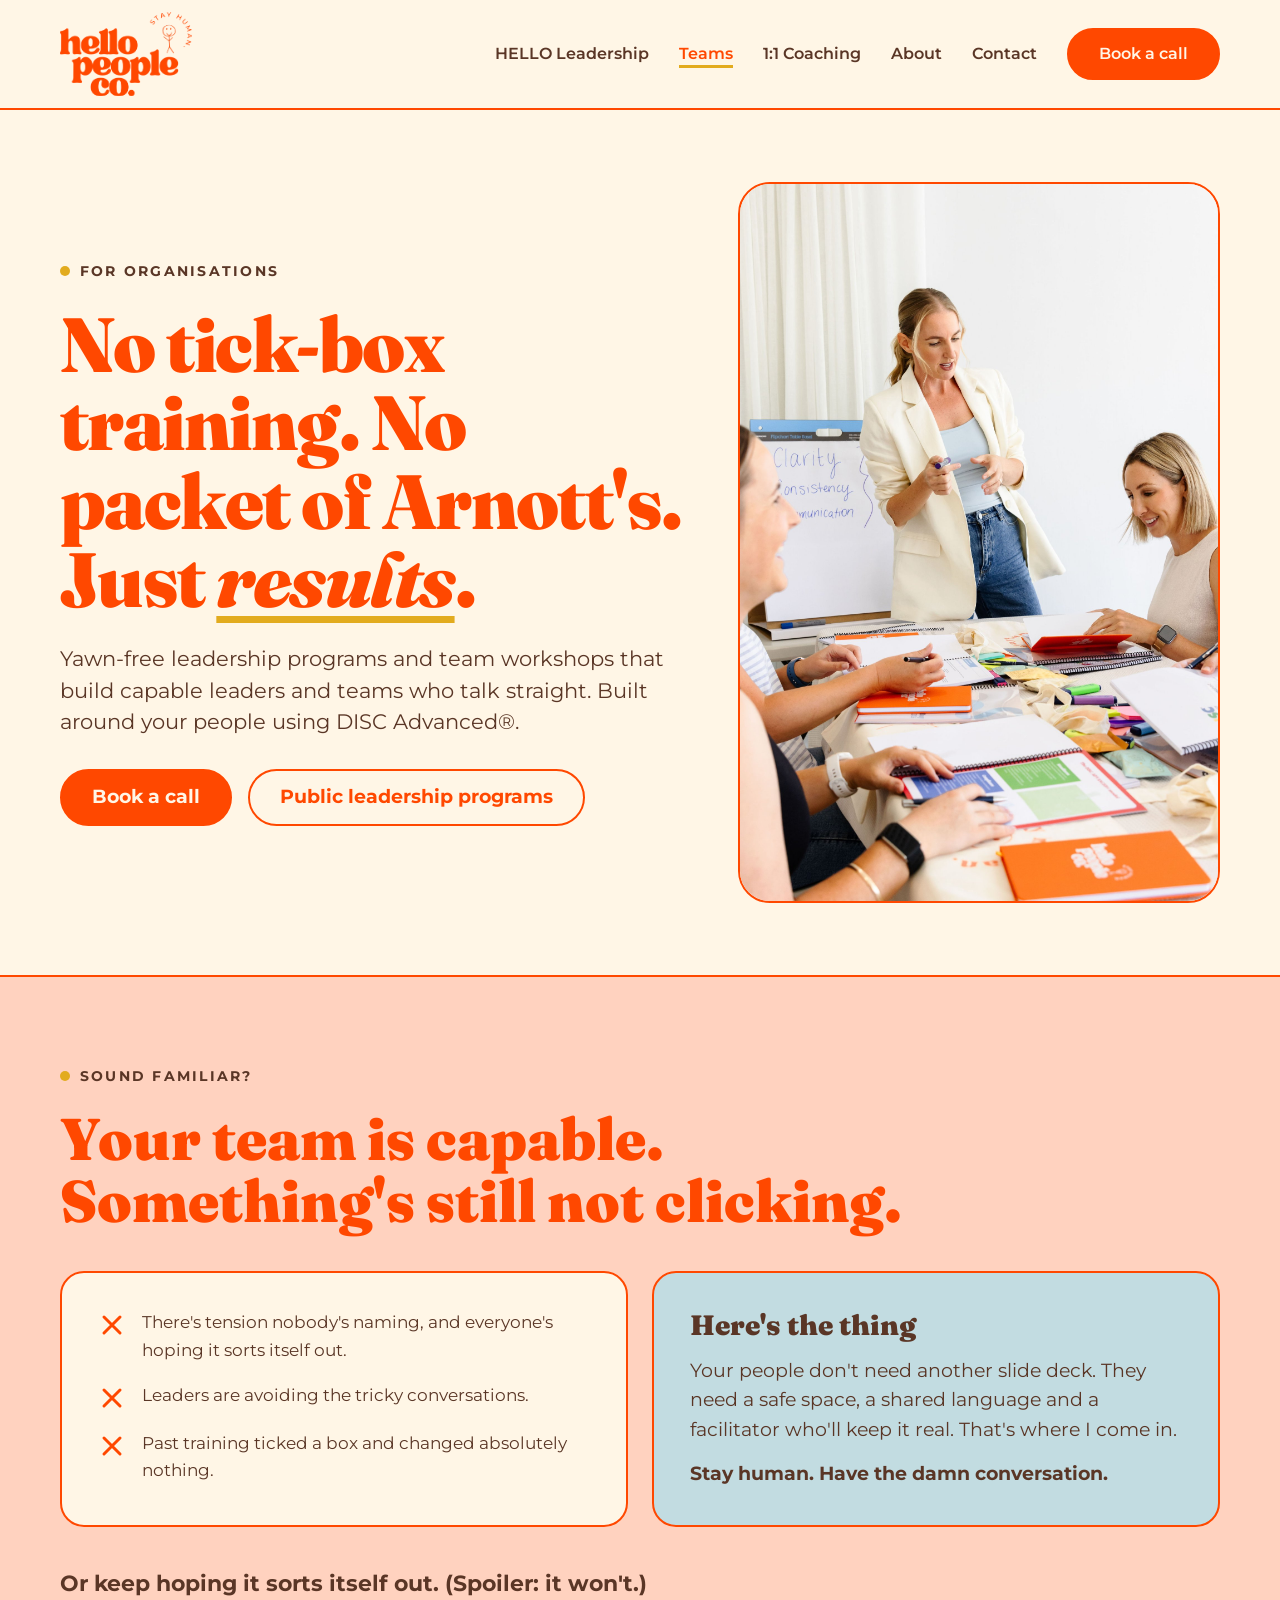
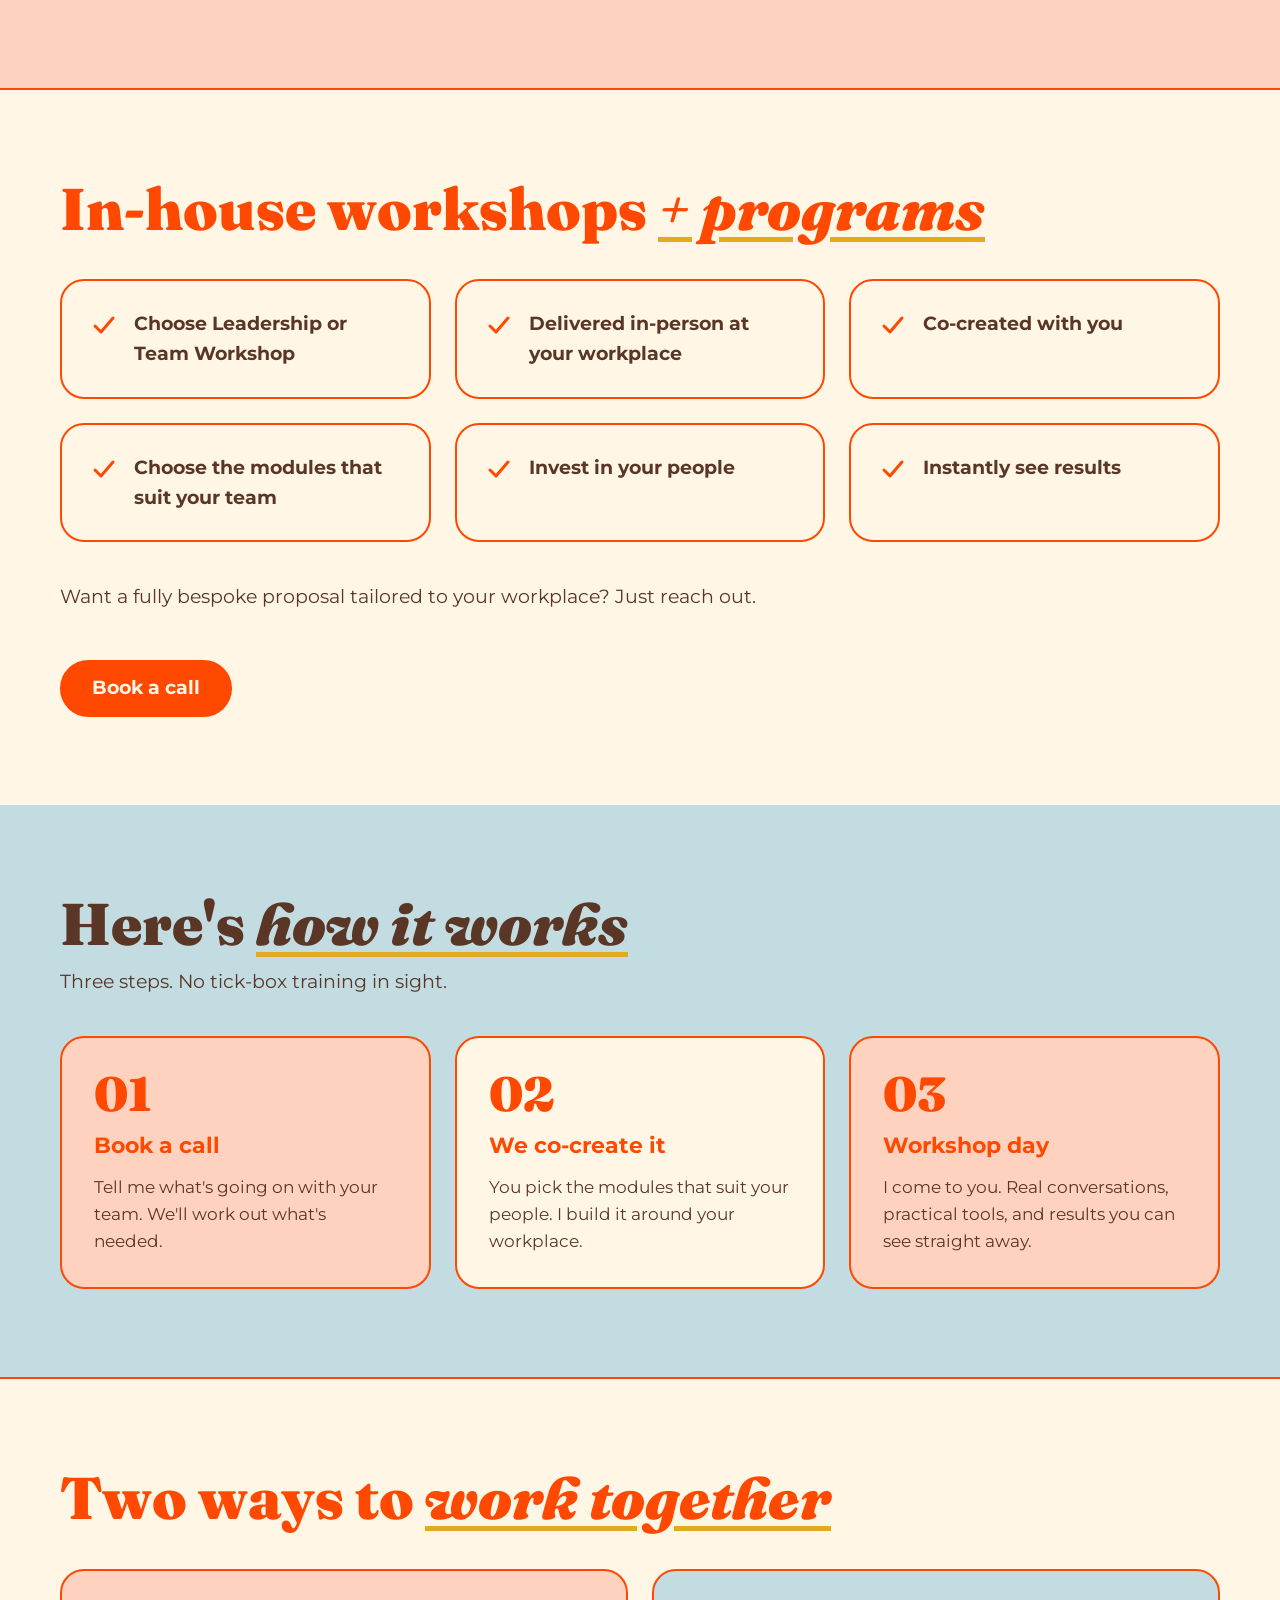
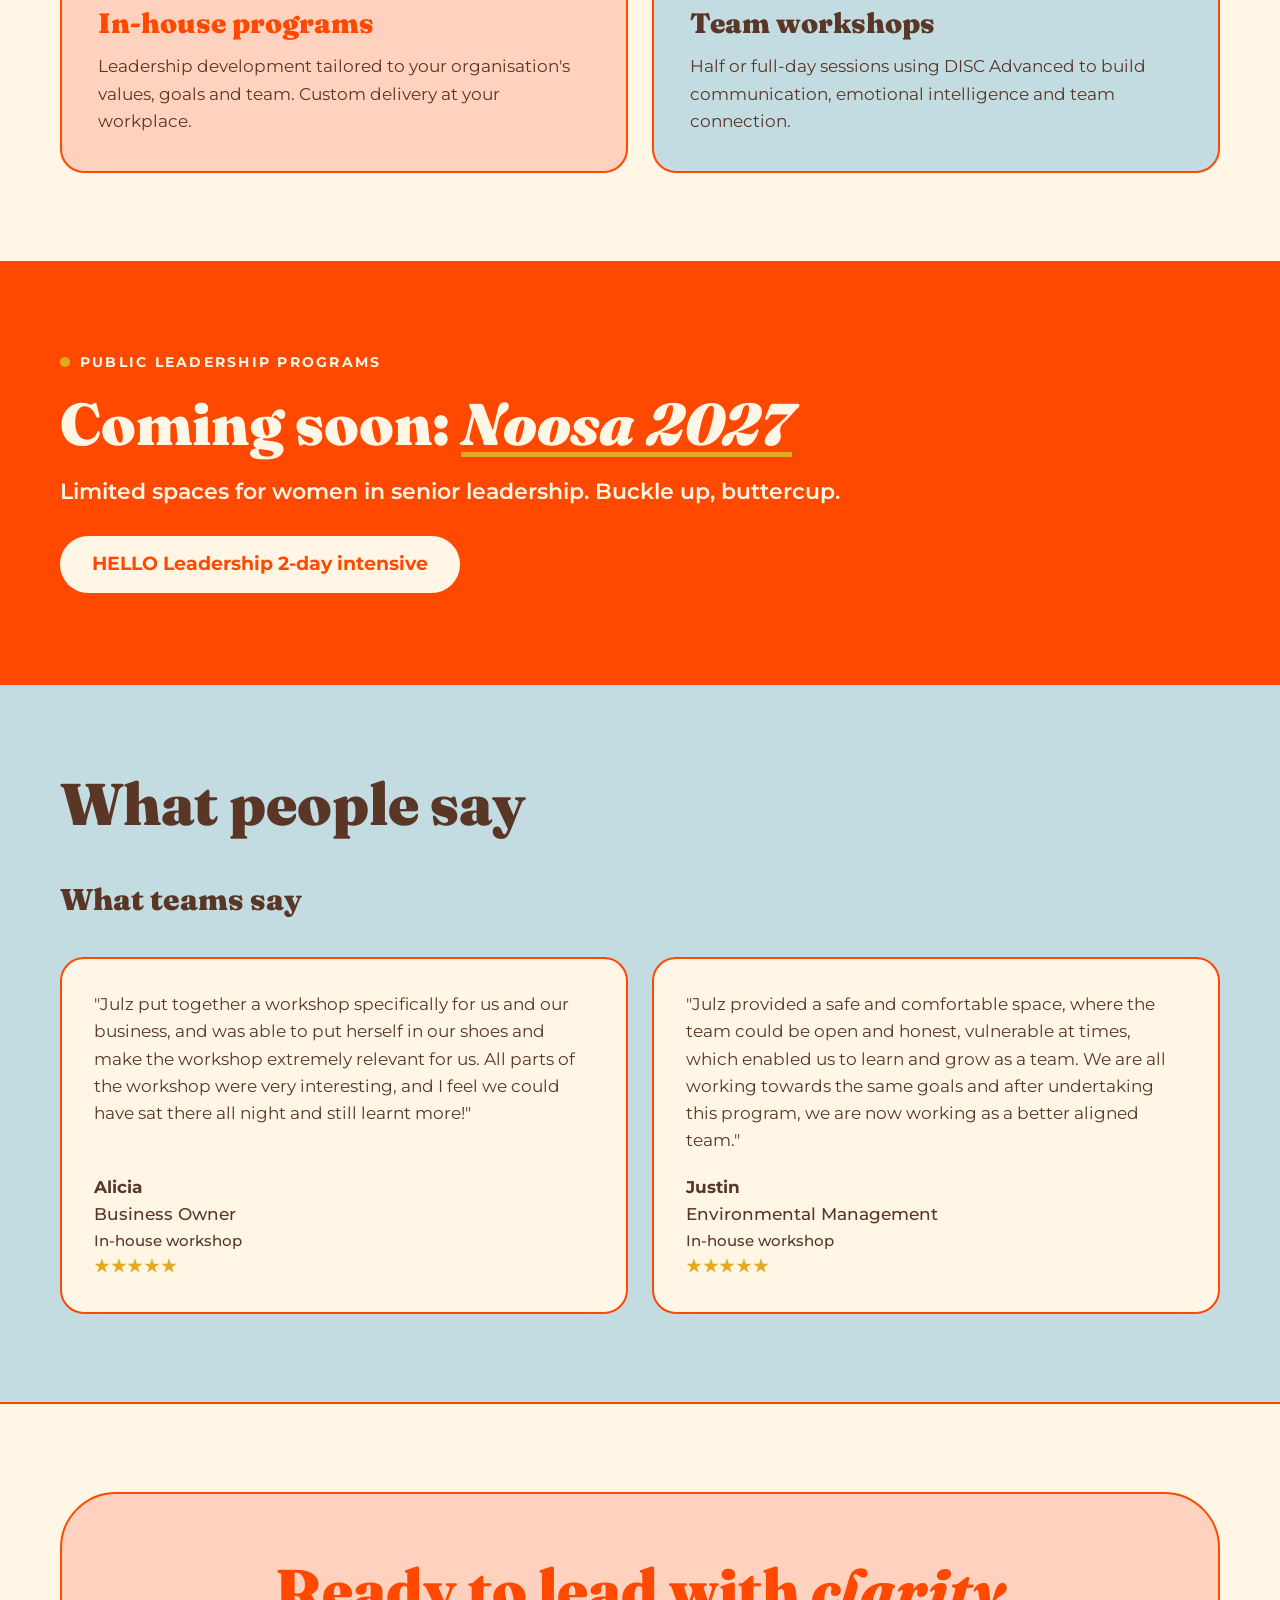
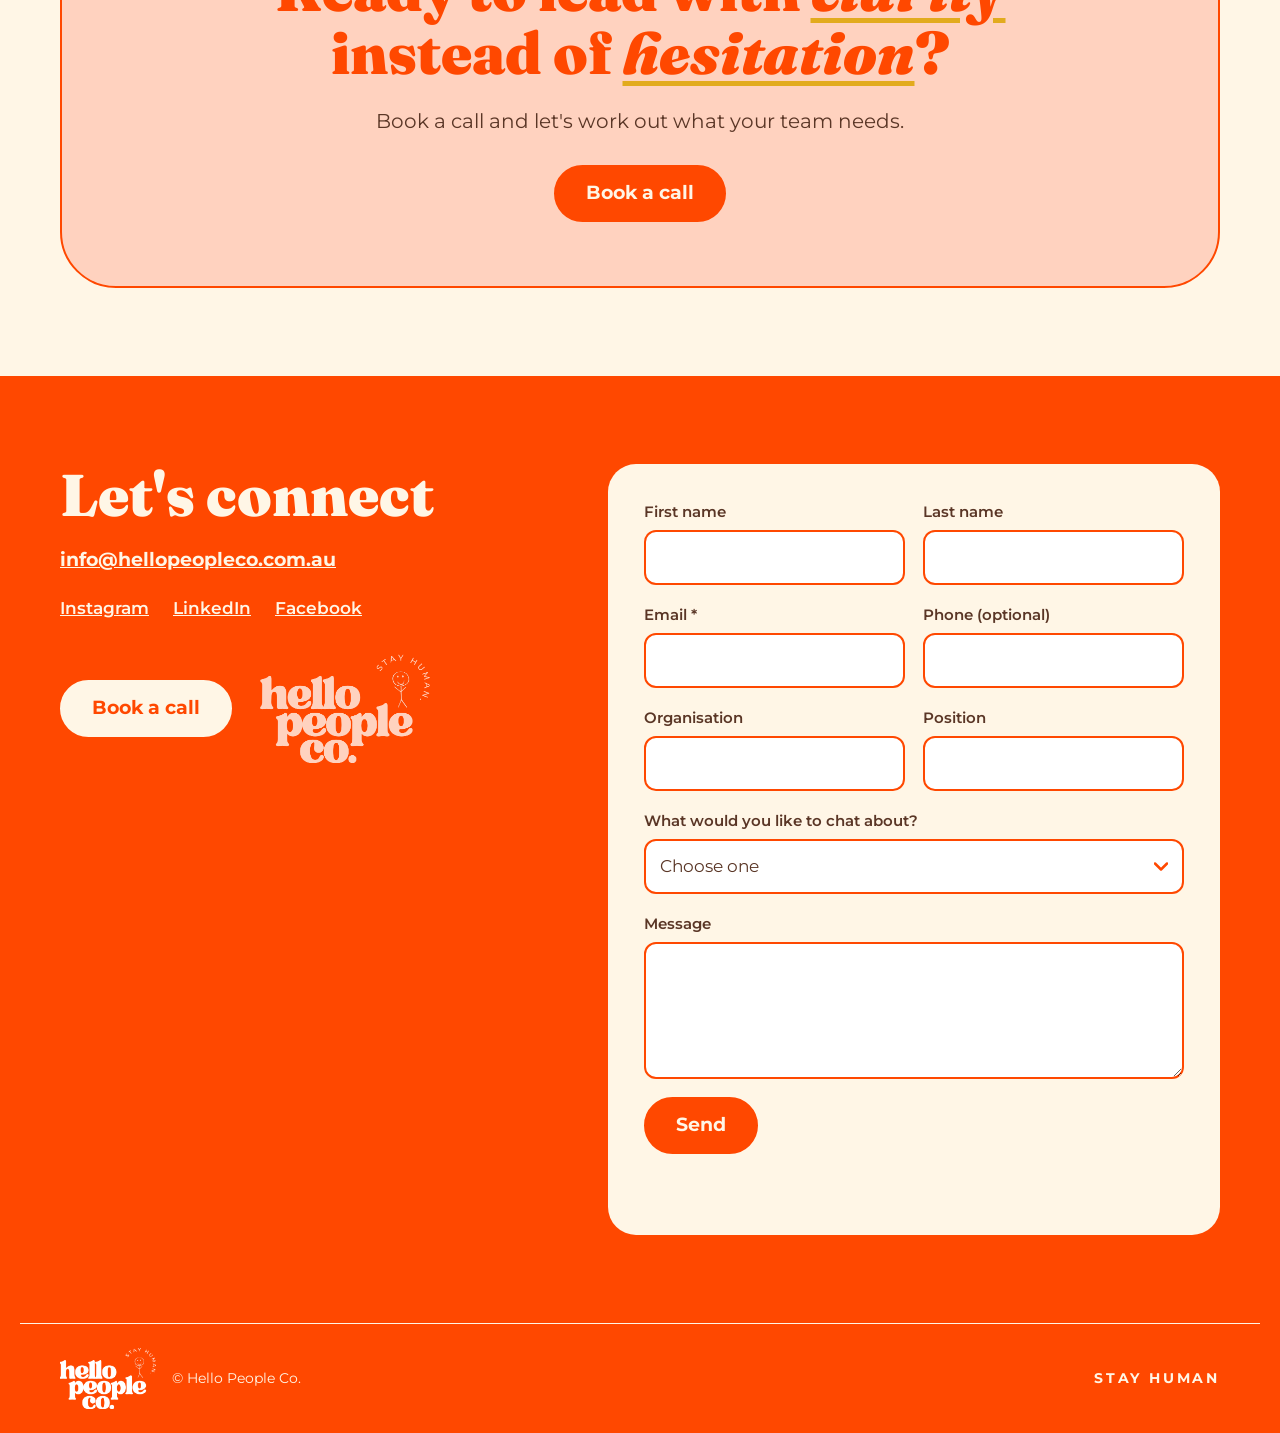
<file: teams.html>
<!doctype html>
<html lang="en-AU">
<head>
<meta charset="utf-8">
<meta name="viewport" content="width=device-width, initial-scale=1">
<title>Team workshops and in-house leadership programs | Hello People Co.</title>
<meta name="description" content="Yawn-free, practical team workshops and in-house leadership programs, delivered at your workplace using DISC Advanced. Co-created with you, with results you can see.">
<link rel="canonical" href="https://hellopeopleco.com.au/teams">
<meta property="og:type" content="website">
<meta property="og:site_name" content="Hello People Co.">
<meta property="og:title" content="Team workshops and in-house leadership programs | Hello People Co.">
<meta property="og:description" content="Yawn-free, practical team workshops and in-house leadership programs, delivered at your workplace using DISC Advanced. Co-created with you, with results you can see.">
<meta property="og:url" content="https://hellopeopleco.com.au/teams">
<meta property="og:image" content="https://hellopeopleco.com.au/images/julz-at-flipchart.jpg">
<meta name="twitter:card" content="summary_large_image">
<meta name="theme-color" content="#ff4800">
<link rel="icon" href="favicon.svg" type="image/svg+xml">
<link rel="preconnect" href="https://fonts.googleapis.com">
<link rel="preconnect" href="https://fonts.gstatic.com" crossorigin>
<link href="https://fonts.googleapis.com/css2?family=Fraunces:ital,opsz,wght@0,9..144,700..900;1,9..144,700..900&amp;family=Montserrat:wght@400;500;600;700&amp;display=swap" rel="stylesheet">
<link rel="stylesheet" href="css/style.css">
</head>
<body>
<a class="skip-link" href="#main">Skip to content</a>
<header class="site-header">
<div class="header-inner">
<a href="index.html" aria-label="Hello People Co. home"><span class="logo" style="--w:132px"><img src="images/logos/logo-orange.png" alt="Hello People Co. Stay Human" width="3375" height="4500"></span></a>
<button class="nav-toggle" type="button" aria-expanded="false" aria-controls="site-nav" aria-label="Menu"><svg width="22" height="22" viewBox="0 0 22 22" fill="none" stroke="currentColor" stroke-width="2.5" stroke-linecap="round" aria-hidden="true"><path d="M3 6h16M3 11h16M3 16h16"/></svg></button>
<nav class="site-nav" id="site-nav" aria-label="Main">
<ul><li><a href="hello-leadership.html">HELLO Leadership</a></li><li><a href="teams.html" aria-current="page">Teams</a></li><li><a href="coaching.html">1:1 Coaching</a></li><li><a href="about.html">About</a></li><li><a href="contact.html">Contact</a></li><li><a class="btn" href="https://calendar.app.google/rN4LzEFnqo8xVcpdA" rel="noopener">Book a call</a></li></ul>
</nav>
</div>
</header>

<main id="main">
<section class="band band--cream">
<div class="wrap wrap--tight">
<div class="hero-grid">
<div class="hero-text">
<p class="eyebrow">For organisations</p>
<h1>No tick-box training. No packet of Arnott's. Just <em>results</em>.</h1>
<p class="lede">Yawn-free leadership programs and team workshops that build capable leaders and teams who talk straight. Built around your people using DISC Advanced&reg;.</p>
<div class="btn-row"><a class="btn" href="https://calendar.app.google/rN4LzEFnqo8xVcpdA" rel="noopener">Book a call</a><a class="btn btn--secondary" href="hello-leadership.html">Public leadership programs</a></div>
</div>
<div class="hero-photo"><img class="photo photo--lg" src="images/julz-at-flipchart.jpg" alt="Julz facilitating a team workshop at the flipchart" width="1717" height="2576" loading="eager" decoding="async"></div>
</div>
</div>
</section>

<section class="band band--peach band--rule-top band--rule-bottom">
<div class="wrap">
<div class="stack stack--lg measure"><p class="eyebrow">Sound familiar?</p><h2>Your team is capable. Something's still not clicking.</h2></div>
<div class="row row--2 row--stretch">
<div class="card card--lg"><ul class="list"><li><svg class="icon" viewBox="0 0 28 28" fill="none" stroke="currentColor" stroke-width="3" stroke-linecap="round" aria-hidden="true"><path d="M6 6l16 16M22 6L6 22"/></svg><span>There's tension nobody's naming, and everyone's hoping it sorts itself out.</span></li><li><svg class="icon" viewBox="0 0 28 28" fill="none" stroke="currentColor" stroke-width="3" stroke-linecap="round" aria-hidden="true"><path d="M6 6l16 16M22 6L6 22"/></svg><span>Leaders are avoiding the tricky conversations.</span></li><li><svg class="icon" viewBox="0 0 28 28" fill="none" stroke="currentColor" stroke-width="3" stroke-linecap="round" aria-hidden="true"><path d="M6 6l16 16M22 6L6 22"/></svg><span>Past training ticked a box and changed absolutely nothing.</span></li></ul></div>
<div class="card card--blue card--lg"><h3>Here's the thing</h3><p class="text-lg">Your people don't need another slide deck. They need a safe space, a shared language and a facilitator who'll keep it real. That's where I come in.</p><p class="text-lg bold">Stay human. Have the damn conversation.</p></div>
</div>
<p class="text-xl bold measure">Or keep hoping it sorts itself out. (Spoiler: it won't.)</p>
</div>
</section>

<section class="band band--cream">
<div class="wrap">
<h2>In-house workshops <em>+ programs</em></h2>
<div class="row row--3 row--stretch">
<div class="card card--sm card--row"><svg class="icon" viewBox="0 0 28 28" fill="none" stroke="currentColor" stroke-width="3" stroke-linecap="round" stroke-linejoin="round" aria-hidden="true"><path d="M5 15l6 6L23 7"/></svg><p class="bold text-lg">Choose Leadership or Team Workshop</p></div><div class="card card--sm card--row"><svg class="icon" viewBox="0 0 28 28" fill="none" stroke="currentColor" stroke-width="3" stroke-linecap="round" stroke-linejoin="round" aria-hidden="true"><path d="M5 15l6 6L23 7"/></svg><p class="bold text-lg">Delivered in-person at your workplace</p></div><div class="card card--sm card--row"><svg class="icon" viewBox="0 0 28 28" fill="none" stroke="currentColor" stroke-width="3" stroke-linecap="round" stroke-linejoin="round" aria-hidden="true"><path d="M5 15l6 6L23 7"/></svg><p class="bold text-lg">Co-created with you</p></div><div class="card card--sm card--row"><svg class="icon" viewBox="0 0 28 28" fill="none" stroke="currentColor" stroke-width="3" stroke-linecap="round" stroke-linejoin="round" aria-hidden="true"><path d="M5 15l6 6L23 7"/></svg><p class="bold text-lg">Choose the modules that suit your team</p></div><div class="card card--sm card--row"><svg class="icon" viewBox="0 0 28 28" fill="none" stroke="currentColor" stroke-width="3" stroke-linecap="round" stroke-linejoin="round" aria-hidden="true"><path d="M5 15l6 6L23 7"/></svg><p class="bold text-lg">Invest in your people</p></div><div class="card card--sm card--row"><svg class="icon" viewBox="0 0 28 28" fill="none" stroke="currentColor" stroke-width="3" stroke-linecap="round" stroke-linejoin="round" aria-hidden="true"><path d="M5 15l6 6L23 7"/></svg><p class="bold text-lg">Instantly see results</p></div>
</div>
<p class="text-lg">Want a fully bespoke proposal tailored to your workplace? Just reach out.</p>
<div class="btn-row"><a class="btn" href="https://calendar.app.google/rN4LzEFnqo8xVcpdA" rel="noopener">Book a call</a></div>
</div>
</section>

<section class="band band--blue band--rule-bottom">
<div class="wrap">
<div class="steps-head"><div class="stack"><h2>Here's <em>how it works</em></h2><p class="text-lg">Three steps. No tick-box training in sight.</p></div></div>
<div class="row row--3 row--stretch"><div class="card card--peach step"><span class="step__num">01</span><h3>Book a call</h3><p>Tell me what's going on with your team. We'll work out what's needed.</p></div><div class="card card--cream step"><span class="step__num">02</span><h3>We co-create it</h3><p>You pick the modules that suit your people. I build it around your workplace.</p></div><div class="card card--peach step"><span class="step__num">03</span><h3>Workshop day</h3><p>I come to you. Real conversations, practical tools, and results you can see straight away.</p></div></div>
</div>
</section>

<section class="band band--cream band--rule-bottom">
<div class="wrap">
<h2>Two ways to <em>work together</em></h2>
<div class="row row--2 row--stretch">
<div class="card card--peach card--lg"><h3>In-house programs</h3><p>Leadership development tailored to your organisation's values, goals and team. Custom delivery at your workplace.</p></div>
<div class="card card--blue card--lg"><h3>Team workshops</h3><p>Half or full-day sessions using DISC Advanced to build communication, emotional intelligence and team connection.</p></div>
</div>
</div>
</section>

<section class="band band--orange band--rule-bottom">
<div class="wrap">
<div class="stack stack--lg"><p class="eyebrow">Public leadership programs</p><h2>Coming soon: <em>Noosa 2027</em></h2><p class="text-xl">Limited spaces for women in senior leadership. Buckle up, buttercup.</p><div class="btn-row"><a class="btn btn--secondary" href="hello-leadership.html">HELLO Leadership 2-day intensive</a></div></div>
</div>
</section>

<section id="reviews" class="band band--blue band--rule-top band--rule-bottom">
<div class="wrap">
<h2>What people say</h2>
<h3 class="group-title">What teams say</h3>
<div class="row row--3 row--stretch"><figure class="quote"><blockquote><p>"Julz put together a workshop specifically for us and our business, and was able to put herself in our shoes and make the workshop extremely relevant for us. All parts of the workshop were very interesting, and I feel we could have sat there all night and still learnt more!"</p></blockquote><figcaption>Alicia<span class="role">Business Owner</span><span class="program">In-house workshop</span><span class="stars" aria-label="5 out of 5 stars">★★★★★</span></figcaption></figure><figure class="quote"><blockquote><p>"Julz provided a safe and comfortable space, where the team could be open and honest, vulnerable at times, which enabled us to learn and grow as a team. We are all working towards the same goals and after undertaking this program, we are now working as a better aligned team."</p></blockquote><figcaption>Justin<span class="role">Environmental Management</span><span class="program">In-house workshop</span><span class="stars" aria-label="5 out of 5 stars">★★★★★</span></figcaption></figure></div>
</div>
</section>

<section class="band band--cream">
<div class="wrap">
<div class="cta-panel"><h2>Ready to lead with <em>clarity</em> instead of <em>hesitation</em>?</h2><p>Book a call and let's work out what your team needs.</p><div class="btn-row btn-row--center"><a class="btn" href="https://calendar.app.google/rN4LzEFnqo8xVcpdA" rel="noopener">Book a call</a></div></div>
</div>
</section>

</main>
<section id="contact" class="band band--orange contact-band">
<div class="wrap">
<div class="contact-info">
<h2>Let's connect</h2>
<p class="text-lg"><a href="mailto:info@hellopeopleco.com.au" class="bold">info@hellopeopleco.com.au</a></p>
<p class="social"><a href="https://www.instagram.com/hellopeople_co" rel="noopener">Instagram</a> <a href="https://www.linkedin.com/in/julz-parkin-51998225/" rel="noopener">LinkedIn</a> <a href="https://www.facebook.com/hellohellopeopleco" rel="noopener">Facebook</a></p>
<div class="contact-actions"><a class="btn btn--secondary" href="https://calendar.app.google/rN4LzEFnqo8xVcpdA" rel="noopener">Book a call</a><span class="logo" style="--w:170px"><img src="images/logos/logo-peach.png" alt="Hello People Co. Stay Human" width="3375" height="4500" loading="lazy"></span></div>
</div>
<form class="form" action="https://formspree.io/f/mljbjlkk" method="POST" data-done="Thanks! Your message is on its way. I will be in touch soon.">
<input type="hidden" name="_subject" value="New message from the Hello People Co. website">
<div class="hp" aria-hidden="true"><label>Leave this empty <input type="text" name="_gotcha" tabindex="-1" autocomplete="off"></label></div>
<div class="field"><label for="c-first_name">First name</label><input id="c-first_name" name="first_name" type="text"></div><div class="field"><label for="c-last_name">Last name</label><input id="c-last_name" name="last_name" type="text"></div><div class="field"><label for="c-email">Email *</label><input id="c-email" name="email" type="email" required autocomplete="email"></div><div class="field"><label for="c-phone">Phone (optional)</label><input id="c-phone" name="phone" type="tel" autocomplete="tel"></div><div class="field"><label for="c-organisation">Organisation</label><input id="c-organisation" name="organisation" type="text"></div><div class="field"><label for="c-position">Position</label><input id="c-position" name="position" type="text"></div><div class="field field--full"><label for="c-topic">What would you like to chat about?</label><select id="c-topic" name="topic"><option value="" selected disabled>Choose one</option><option>In-house leadership programs or team workshops</option><option>HELLO Leadership</option><option>1:1 coaching</option><option>DISC Profiling</option><option>Something else</option></select></div><div class="field field--full"><label for="c-message">Message</label><textarea id="c-message" name="message" rows="4"></textarea></div>
<button class="btn" type="submit">Send</button>
<p class="form-status" role="status" aria-live="polite"></p>
</form>
</div>
<div class="site-footer"><span class="brand"><span class="logo" style="--w:96px"><img src="images/logos/logo-white.png" alt="Hello People Co. Stay Human" width="3375" height="4500" loading="lazy"></span><span>&copy; Hello People Co.</span></span><span class="tag">STAY HUMAN</span></div>
</section>

<script src="js/site.js" defer></script>
</body>
</html>
</file>
<file: css/style.css>
/* Hello People Co. website styles
   Colours: orange + peach main, butter yellow background, blue supporting, mustard small accent only.
   Rules: no brown headings/backgrounds, never brown with mustard, no text on mustard.
   Headings: Fraunces is a stand-in until the Tan Tangkiwood font file and web licence are added (see --font-head). */
:root{
  --orange:#ff4800;
  --peach:#ffd2bf;
  --cream:#fff6e6;
  --blue:#c2dce1;
  --mustard:#e2ab1e;
  --ink:#5a3626;
  --font-head:'Fraunces',Georgia,serif;
  --font-body:'Montserrat',Arial,sans-serif;
}
*,*::before,*::after{box-sizing:border-box}
html{scroll-behavior:smooth}
body{margin:0;background:var(--cream);color:var(--ink);font-family:var(--font-body);font-size:17px;line-height:1.6}
img{max-width:100%;height:auto;display:block}
p{margin:0}
a{color:var(--ink)}
a:hover{color:var(--orange)}
:focus-visible{outline:3px solid var(--ink);outline-offset:3px}
.band--orange :focus-visible{outline-color:var(--cream)}
.skip-link{position:absolute;left:-999px;top:0;background:var(--orange);color:var(--cream);padding:12px 20px;z-index:100;border-radius:0 0 12px 0}
.skip-link:focus{left:0}

/* Headings */
h1,h2,h3{font-family:var(--font-head);font-weight:900;margin:0;color:var(--orange)}
h1{font-size:clamp(2.75rem,6vw,5.25rem);line-height:1.02;letter-spacing:-.02em}
h2{font-size:clamp(2.1rem,4.6vw,3.75rem);line-height:1.05}
h3{font-size:1.75rem;line-height:1.15}
em{font-style:italic;text-decoration:underline;text-decoration-color:var(--mustard);text-decoration-thickness:.09em;text-underline-offset:.12em}
.nowrap{white-space:nowrap}
.lede{font-size:1.3rem;line-height:1.5;max-width:620px}
.text-lg{font-size:1.2rem;line-height:1.55}
.text-xl{font-size:1.375rem;line-height:1.5;font-weight:600}
.bold{font-weight:700}
.measure{max-width:860px}
.eyebrow{display:flex;align-items:center;gap:10px;font-size:.875rem;font-weight:700;letter-spacing:.16em;text-transform:uppercase}
.eyebrow::before{content:"";flex:none;width:10px;height:10px;border-radius:50%;background:var(--mustard)}

/* Bands (full-width sections) */
.band{border-color:var(--orange)}
.band--cream{background:var(--cream)}
.band--peach{background:var(--peach)}
.band--orange{background:var(--orange);color:var(--cream)}
.band--blue{background:var(--blue)}
.band--rule-top{border-top:2px solid var(--orange)}
.band--rule-bottom{border-bottom:2px solid var(--orange)}
.band--orange h1,.band--orange h2,.band--orange h3{color:var(--cream)}
.band--orange a:not(.btn){color:var(--cream)}
.band--blue h2,.band--blue h3{color:var(--ink)}
.wrap{max-width:1240px;margin:0 auto;padding:88px 40px;display:flex;flex-direction:column;gap:40px}
.wrap--tight{padding-top:72px;padding-bottom:72px}
.wrap--row{flex-direction:row;flex-wrap:wrap}

/* Header */
.site-header{background:var(--cream);border-bottom:2px solid var(--orange);position:relative;z-index:10}
.header-inner{max-width:1240px;margin:0 auto;padding:12px 40px;display:flex;align-items:center;justify-content:space-between;gap:20px}
.logo{display:block;position:relative;overflow:hidden;width:var(--w,132px);aspect-ratio:2622/1672;flex:none}
.logo img{position:absolute;max-width:none;width:128.72%;height:auto;left:-14.23%;top:-79.97%}
.site-nav ul{list-style:none;margin:0;padding:0;display:flex;align-items:center;gap:8px 30px}
.site-nav a{text-decoration:none;font-weight:600;font-size:1rem;color:var(--ink)}
.site-nav a:hover,.site-nav a[aria-current="page"]{color:var(--orange)}
.site-nav a[aria-current="page"]{text-decoration:underline;text-decoration-color:var(--mustard);text-decoration-thickness:3px;text-underline-offset:6px}
.site-nav .btn{color:var(--cream)}
.site-nav .btn:hover{color:var(--orange);background:var(--cream)}
.nav-toggle{display:none;align-items:center;justify-content:center;width:46px;height:46px;border:2px solid var(--orange);border-radius:999px;background:var(--cream);color:var(--orange);cursor:pointer;padding:0}

/* Buttons */
.btn{display:inline-block;text-decoration:none;font:inherit;font-weight:700;font-size:1.1875rem;line-height:1.3;padding:14px 30px;border-radius:999px;border:2px solid var(--orange);background:var(--orange);color:var(--cream);white-space:nowrap;text-align:center;cursor:pointer}
.btn:hover{background:var(--cream);color:var(--orange)}
.btn--secondary{background:var(--cream);color:var(--orange)}
.btn--secondary:hover{background:var(--orange);color:var(--cream)}
.btn--sm{font-size:1.0625rem;padding:12px 22px}
.band--orange .btn--secondary{background:var(--cream);color:var(--orange);border-color:var(--cream)}
.band--orange .btn--secondary:hover{background:var(--orange);color:var(--cream)}
.btn-row{display:flex;flex-wrap:wrap;gap:16px;margin-top:8px}
.btn-row--center{justify-content:center}

/* Hero */
.hero-grid{display:flex;flex-wrap:wrap;align-items:center;gap:56px}
.hero-text{flex:1 1 520px;min-width:0;display:flex;flex-direction:column;gap:24px}
.hero-photo{flex:1 1 380px;min-width:0}
.hero-cards{display:flex;flex-wrap:wrap;gap:20px;align-items:stretch}
.hero-cards>.card{flex:1 1 260px}
.meta-line{font-size:1rem;font-weight:700;letter-spacing:.12em;text-transform:uppercase}

/* Layout helpers */
.row{display:flex;flex-wrap:wrap;gap:24px}
.row>*{flex:1 1 300px;min-width:0}
.row--2>*{flex:1 1 460px}
.row--3>*{flex:1 1 280px}
.row--4{gap:20px}
.row--4>*{flex:1 1 240px}
.row--stretch{align-items:stretch}
.row--top{align-items:flex-start}
.row--wide{gap:48px}
.split{display:flex;flex-wrap:wrap;align-items:center;gap:56px}
.split__text{flex:1 1 480px;min-width:0;display:flex;flex-direction:column;gap:20px}
.split__photo{flex:0 1 440px;min-width:0}
.stack{display:flex;flex-direction:column;gap:16px}
.stack--lg{gap:20px}
.center{text-align:center;align-items:center}

/* Photos */
.photo{width:100%;height:auto;border:2px solid var(--orange);border-radius:24px}
.photo--lg{border-radius:32px}
.band--orange .photo{border-color:var(--cream)}
.photo-row{display:flex;flex-wrap:wrap;gap:24px;align-items:flex-start}
.photo-row .photo{flex:1 1 280px;min-width:0}

/* Cards */
.card{display:flex;flex-direction:column;gap:14px;background:var(--cream);color:var(--ink);border:2px solid var(--orange);border-radius:24px;padding:32px}
.card--peach{background:var(--peach)}
.card--blue{background:var(--blue)}
.card--orange{background:var(--orange);color:var(--cream)}
.card--lg{padding:36px}
.card--vcenter{justify-content:center}
.card--sm{padding:28px}
.card--row{flex-direction:row;align-items:flex-start;gap:16px}
.card--bare{background:transparent;border:0;padding:8px 0}
.card h3{color:var(--orange)}
.card--blue h3{color:var(--ink)}
.card--orange h3{color:var(--cream)}
.card .grow{flex:1}
.card .grow-p{flex:1;line-height:1.55}
.card h2{font-size:2.125rem}
.band--blue .card h3{color:var(--orange)}
.band--blue .card--blue h3{color:var(--ink)}
.value{font-family:var(--font-head);font-weight:900;font-size:1.75rem;line-height:1.15;color:var(--orange)}
.card--blue .value{color:var(--ink)}

/* Steps */
.step__num{font-family:var(--font-head);font-weight:900;font-size:3rem;line-height:1;color:var(--orange)}
.step h3{font-family:var(--font-body);font-size:1.375rem;font-weight:700;line-height:1.25}
.steps-head{display:flex;flex-wrap:wrap;align-items:flex-end;justify-content:space-between;gap:24px}
.steps-head .stack{gap:12px}
.band--blue .steps-head h2{color:var(--ink)}
.band--blue .step .step__num{color:var(--orange)}

/* Lists */
.list{list-style:none;margin:0;padding:0;display:flex;flex-direction:column;gap:18px}
.list li{display:flex;gap:16px;align-items:flex-start}
.icon{flex:none;margin-top:2px;color:var(--orange);width:28px;height:28px}
.checks{font-size:1.125rem;font-weight:600}
.checks p{font-weight:600}

/* Reviews */
.group-title{font-family:var(--font-head);font-weight:900;font-size:1.875rem;line-height:1.15;color:var(--ink);margin:8px 0 0}
.quote{margin:0;display:flex;flex-direction:column;justify-content:space-between;gap:20px;background:var(--cream);color:var(--ink);border:2px solid var(--orange);border-radius:24px;padding:32px}
.quote blockquote{margin:0;line-height:1.6}
.quote figcaption{font-weight:700}
.quote .role{font-weight:500;display:block}
.quote .program{font-weight:500;font-size:.9375rem;display:block}
.stars{color:var(--mustard);letter-spacing:.1em;display:block}
.featured-quote{margin:0;background:var(--orange);color:var(--cream);border-radius:32px;padding:52px;display:flex;flex-wrap:wrap;gap:28px 56px;align-items:flex-start}
.featured-quote blockquote{margin:0;flex:1 1 420px;min-width:0;font-family:var(--font-head);font-weight:900;font-size:clamp(1.9rem,3.4vw,2.875rem);line-height:1.15;letter-spacing:-.01em}
.featured-quote .more{flex:1 1 380px;min-width:0;display:flex;flex-direction:column;gap:16px}
.featured-quote figcaption{font-weight:700;margin-top:4px}
.featured-quote .role{font-weight:500;display:block}

/* CTA + stripe */
.cta-panel{background:var(--peach);border:2px solid var(--orange);border-radius:56px;padding:64px 48px;display:flex;flex-direction:column;align-items:center;gap:20px;text-align:center}
.cta-panel h2{max-width:820px;font-size:clamp(2.1rem,4.6vw,3.75rem);line-height:1.08}
.cta-panel p{max-width:640px;font-size:1.25rem}
.stripe{height:32px;background:var(--mustard);border-bottom:2px solid var(--orange)}

/* Forms */
.form{display:flex;flex-wrap:wrap;gap:18px;background:var(--cream);color:var(--ink);border-radius:28px;padding:36px}
.form--bordered{border:2px solid var(--orange)}
.field{flex:1 1 200px;display:flex;flex-direction:column;gap:6px}
.field--full{flex-basis:100%}
.field label{font-weight:600;font-size:.9375rem}
.field input,.field textarea,.field select{font:inherit;color:var(--ink);padding:12px 14px;border:2px solid var(--orange);border-radius:12px;background:#fff;width:100%}
.field textarea{resize:vertical}
.field input:focus-visible,.field textarea:focus-visible,.field select:focus-visible{outline:3px solid var(--ink)}
.hp{position:absolute;left:-9999px;height:0;overflow:hidden}
.form-status{flex-basis:100%;font-weight:600;min-height:1.6em}
.form-status.is-error{color:#b00020}

/* Contact band + footer */
.contact-band .wrap{flex-direction:row;flex-wrap:wrap;gap:56px}
.contact-info{flex:1 1 360px;min-width:0;display:flex;flex-direction:column;gap:20px}
.contact-info .form-col{flex:1 1 480px}
.contact-band .form{flex:1 1 480px;min-width:0}
.social{display:flex;flex-wrap:wrap;gap:8px 24px;font-weight:600}
.contact-actions{display:flex;flex-wrap:wrap;align-items:center;gap:28px;margin-top:12px}
.site-footer{border-top:1px solid var(--cream);max-width:1240px;margin:0 auto;padding:24px 40px;display:flex;flex-wrap:wrap;justify-content:space-between;align-items:center;gap:12px;font-size:.875rem}
.site-footer .brand{display:flex;align-items:center;gap:16px}
.site-footer .tag{font-weight:700;letter-spacing:.2em}

/* Tablet + phone */
@media (max-width:900px){
  .header-inner{padding:12px 20px}
  .nav-toggle{display:flex}
  .site-nav{position:absolute;left:0;right:0;top:100%;background:var(--cream);border-bottom:2px solid var(--orange);display:none}
  .site-nav.is-open{display:block}
  .site-nav ul{flex-direction:column;align-items:flex-start;padding:20px;gap:18px}
  .site-nav a{font-size:1.125rem}
  .hero-grid{gap:32px}
}
@media (max-width:700px){
  .hero--home .wrap{padding-top:0;padding-bottom:40px}
  .hero--home .hero-grid{gap:0}
  .hero--home .hero-photo{order:-1;flex:1 1 100%;margin:0 -20px}
  .hero--home .hero-photo .photo{height:min(52svh,460px);object-fit:cover;object-position:50% 10%;border-radius:0;border-width:0 0 2px 0}
  .hero--home .hero-text{flex:1 1 100%;position:relative;margin:-36px -20px 0;padding:28px 20px 0;background:var(--cream);border-radius:28px 28px 0 0}
  body{font-size:16px}
  .wrap{padding:56px 20px;gap:28px}
  .wrap--tight{padding-top:48px;padding-bottom:48px}
  .hero-grid{gap:28px}
  .row,.photo-row{gap:18px}
  .split,.row--wide{gap:28px}
  .btn{white-space:normal;font-size:1.0625rem;padding:13px 24px}
  .lede{font-size:1.125rem}
  .card,.card--lg{padding:24px}
  .card--sm{padding:22px}
  .quote{padding:24px}
  .featured-quote{padding:28px 24px;border-radius:24px}
  .cta-panel{padding:36px 24px;border-radius:32px}
  .form{padding:24px;border-radius:24px}
  .stripe{height:20px}
  .site-footer{padding:20px}
  .row>*,.row--2>*,.row--3>*,.row--4>*{flex-basis:100%}
  .hero-cards>.card{flex-basis:100%}
}
@media (prefers-reduced-motion:reduce){html{scroll-behavior:auto}}
.plain{text-decoration:none}
.band--tight .wrap{padding-top:72px;padding-bottom:72px}
.band--tight h2{font-size:clamp(2rem,3.8vw,3.125rem)}
.blue-word{color:var(--blue);text-decoration:none}

.field select{appearance:none;-webkit-appearance:none;background-image:url("data:image/svg+xml,%3Csvg xmlns='http://www.w3.org/2000/svg' width='14' height='9' viewBox='0 0 14 9' fill='none' stroke='%23ff4800' stroke-width='2.5' stroke-linecap='round' stroke-linejoin='round'%3E%3Cpath d='M1 1.5l6 6 6-6'/%3E%3C/svg%3E");background-repeat:no-repeat;background-position:right 14px center;padding-right:40px}

/* Photo + silent video loops */
.media-row{display:flex;flex-wrap:wrap;gap:24px;align-items:stretch}
.media-row>*{min-width:0}
.media-row .media-main{flex:3 1 460px;height:100%;object-fit:cover}
.media-row .loop{flex:1 1 200px;display:flex}
.media-row--pair .photo{flex:1 1 280px;height:auto}
.media-row--pair .loop{flex:1 1 280px}
.loop video{width:100%;height:100%;object-fit:cover;border:2px solid var(--orange);border-radius:24px;background:var(--peach);display:block}
@media (max-width:700px){.media-row{gap:18px}.loop video{aspect-ratio:9/16;height:auto}}
</file>
